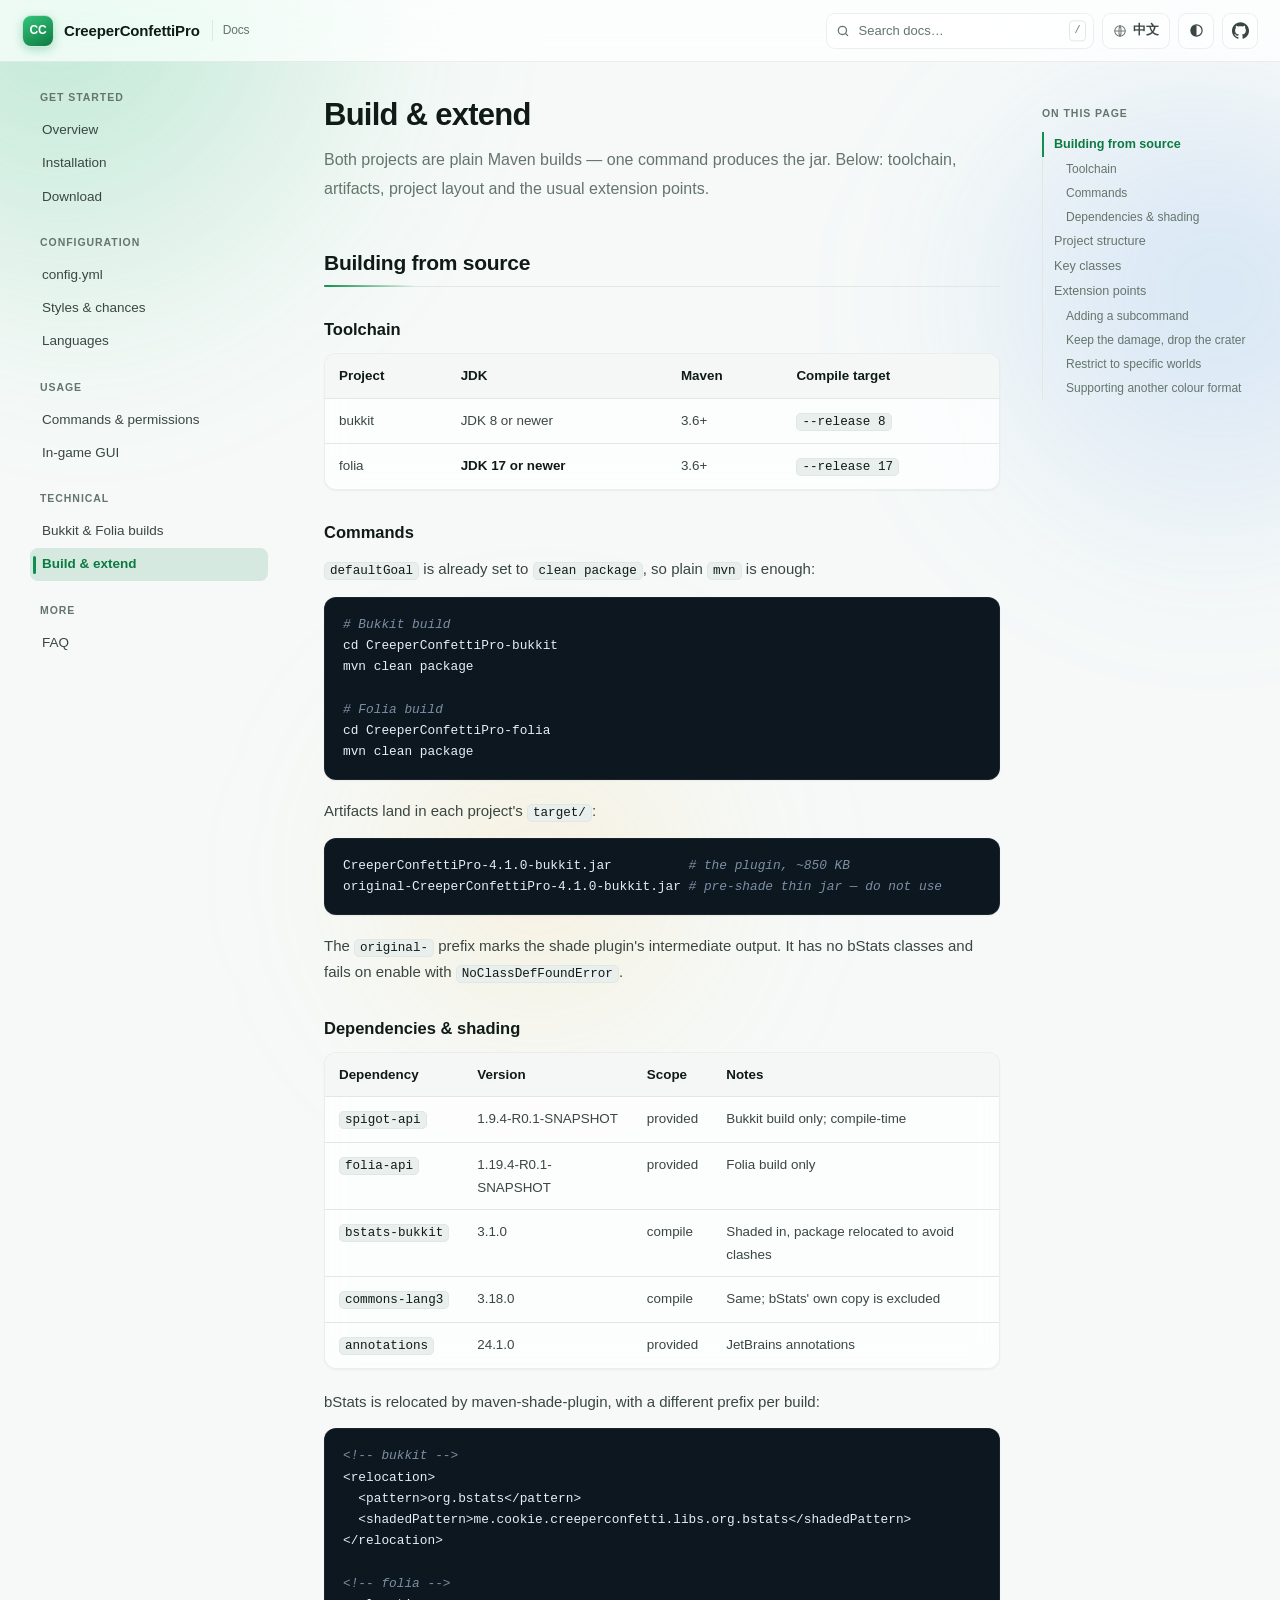
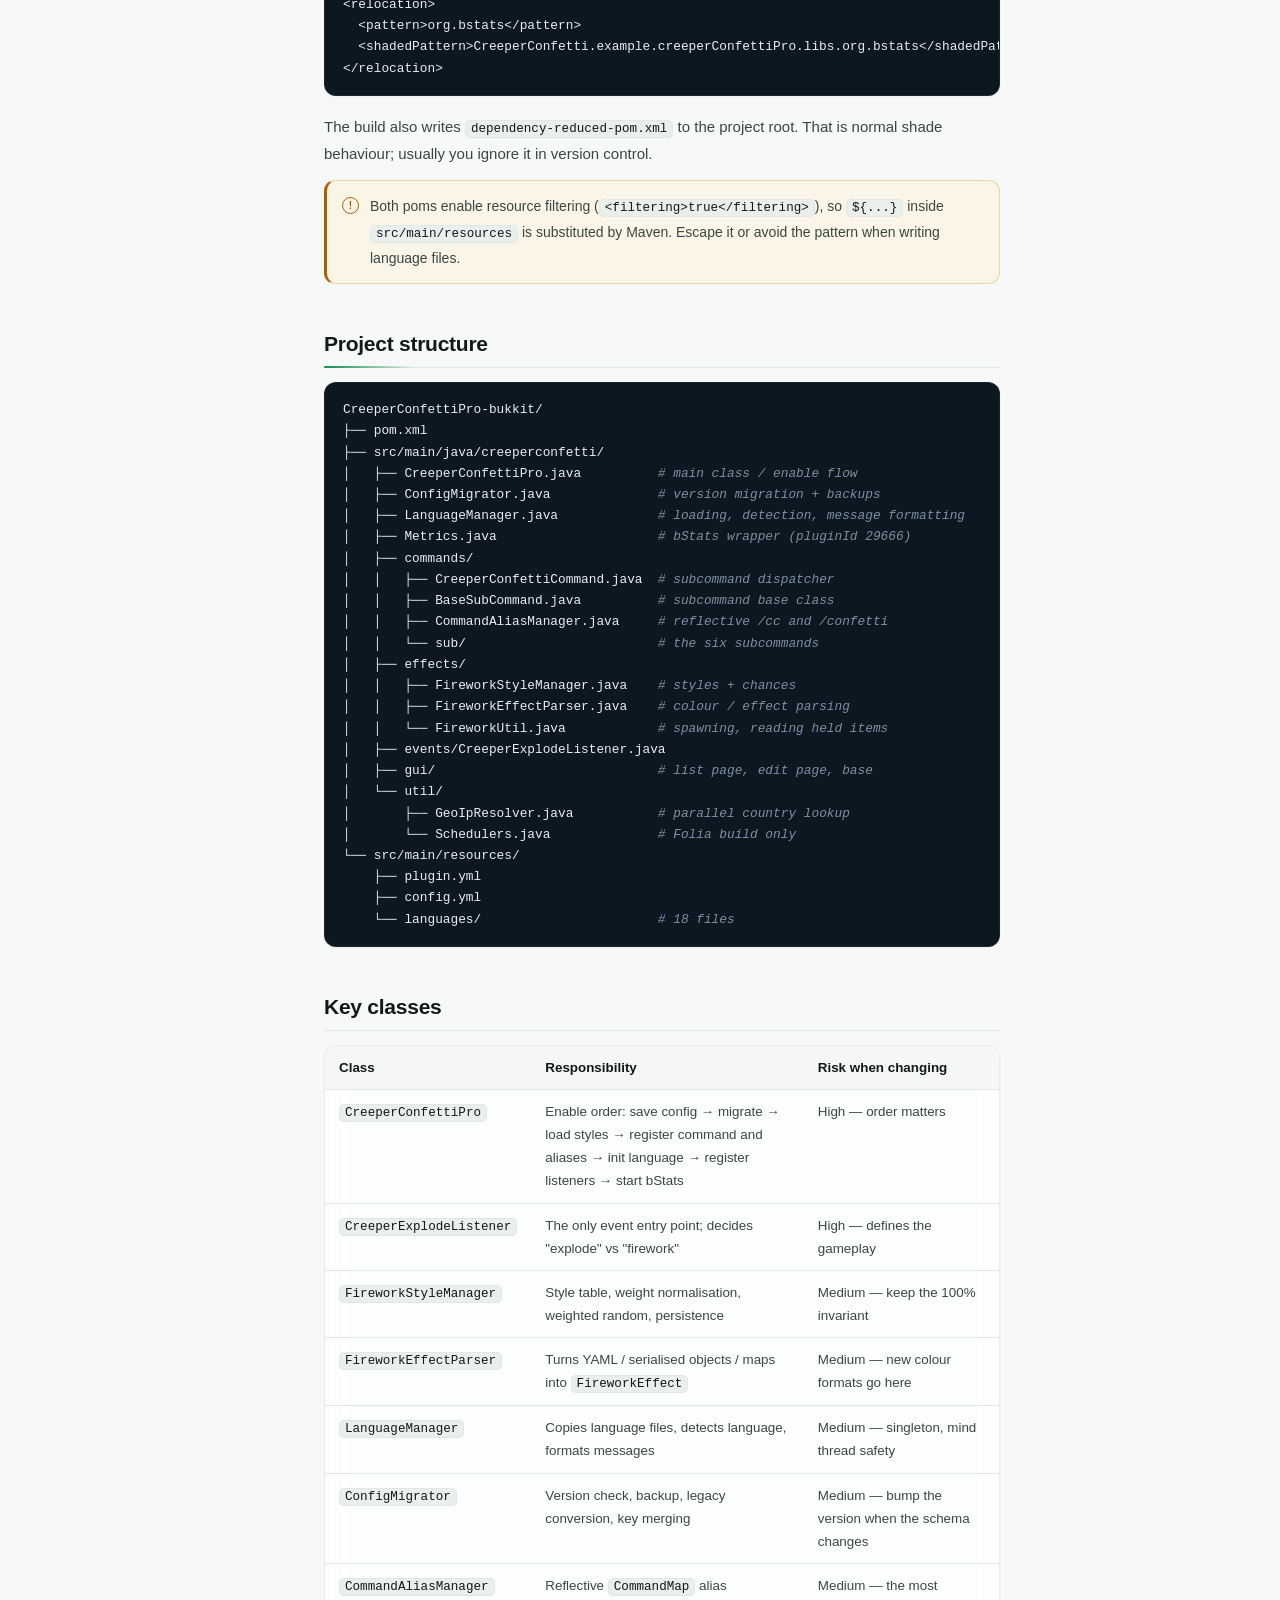
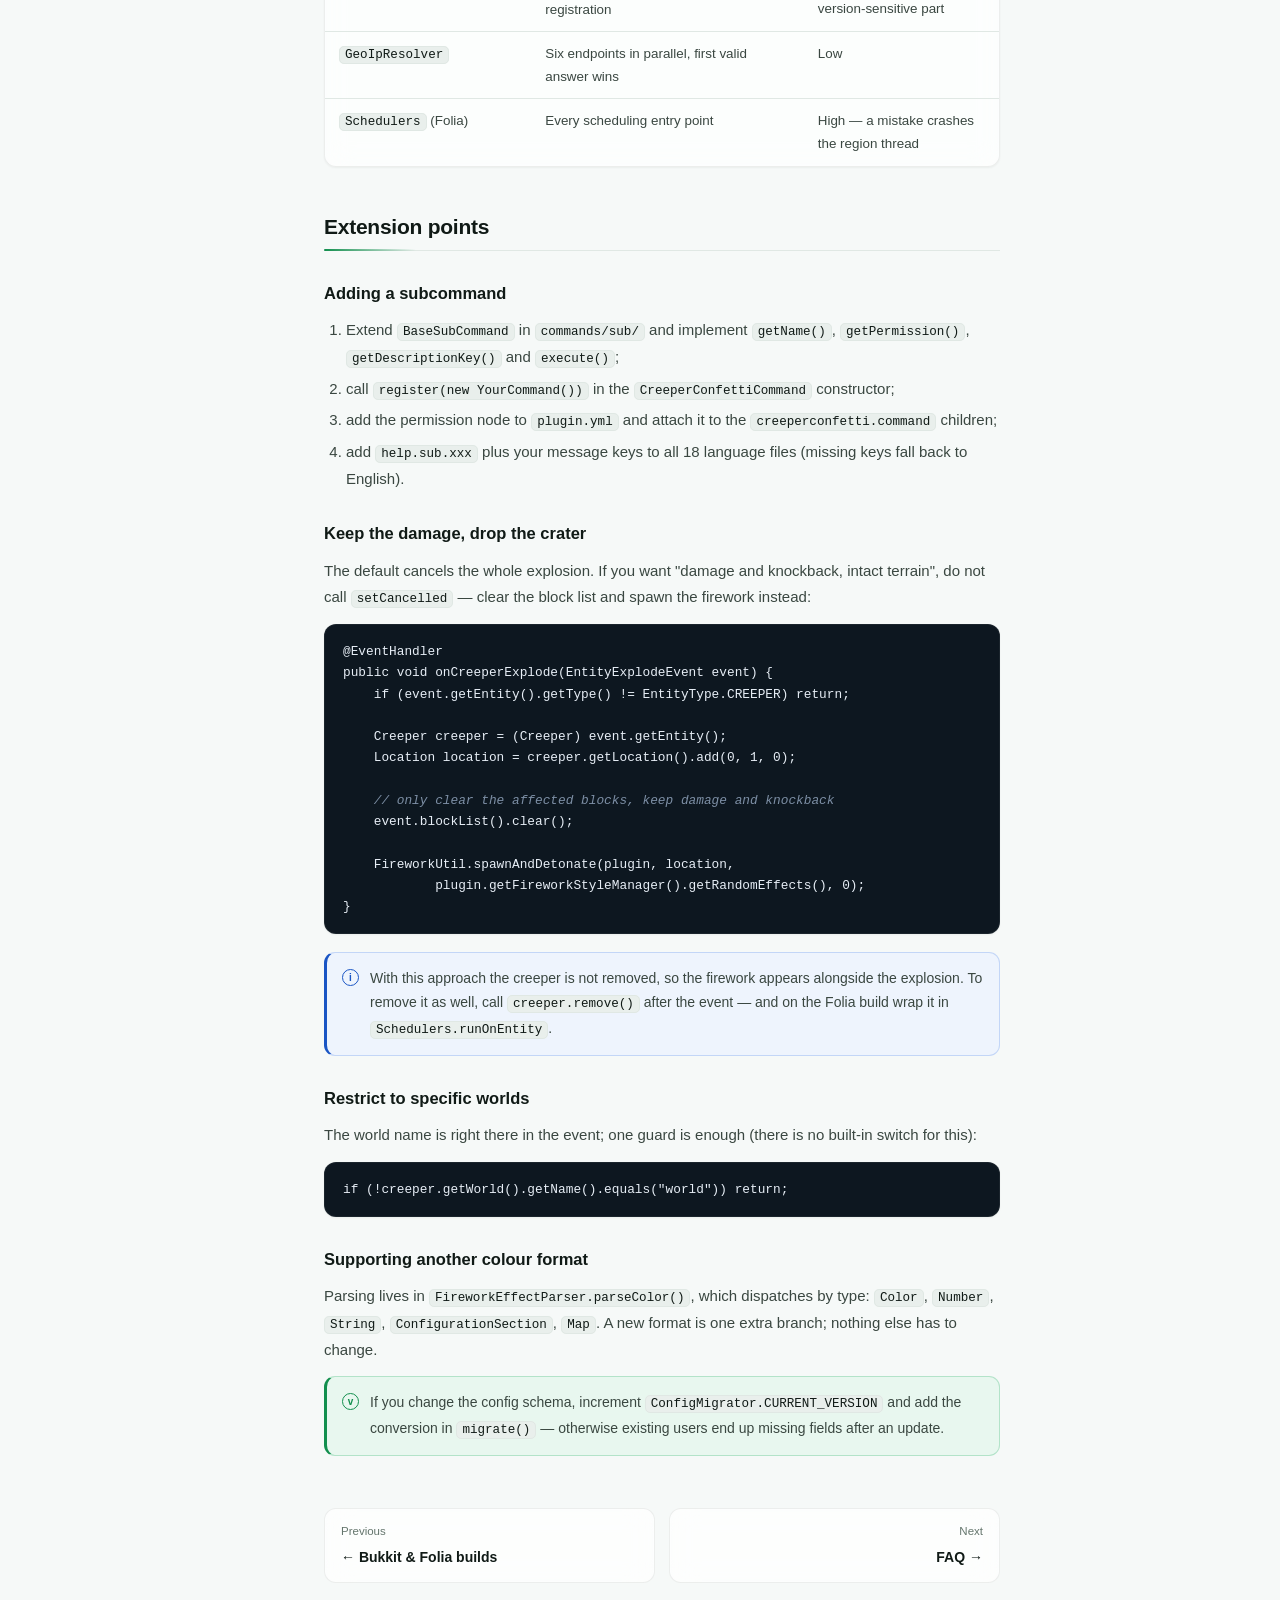
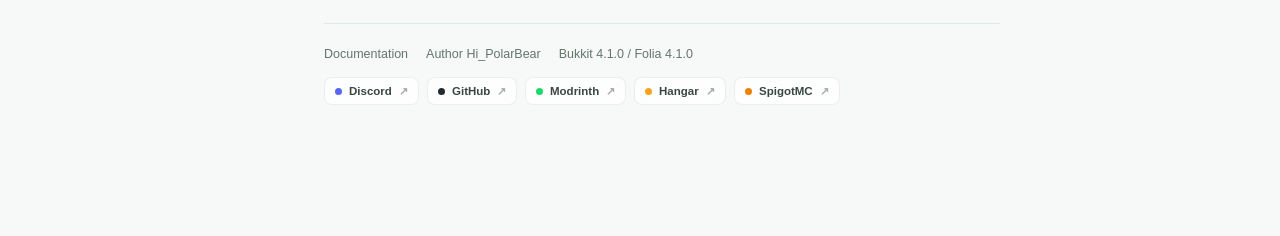
<file: site/build.html>
<!DOCTYPE html>
<html lang="en" data-theme="light">
<head>
<meta charset="UTF-8">
<meta name="viewport" content="width=device-width, initial-scale=1">
<title>Build &amp; extend · CreeperConfettiPro</title>
<meta name="description" content="Building CreeperConfettiPro from source: Maven commands, dependencies and shading, project layout, key classes and common extension points.">
<link rel="icon" href="https://cdn.modrinth.com/data/zOtyOPVB/bef4cc1825b9c005b7df620b4ca0ba039c67a660.jpeg">
<link rel="stylesheet" href="assets/site.css">
<script>try{var q=new URLSearchParams(location.search).get("theme");var m=q||localStorage.getItem("cc-theme-mode")||"auto";var d=m==="dark"||(m==="auto"&&matchMedia("(prefers-color-scheme: dark)").matches);document.documentElement.setAttribute("data-theme",d?"dark":"light");}catch(e){}</script>
</head>
<body data-page="build">
<div class="bg-fx"></div>

<header id="topbar"></header>

<div class="shell">
  <aside class="sidebar" id="sidebar"></aside>

  <main class="main">

    <!-- ================= English ================= -->
    <article class="content lang-block" data-lang="en">

      <h1>Build &amp; extend</h1>
      <p class="lead">Both projects are plain Maven builds — one command produces the jar. Below: toolchain, artifacts, project layout and the usual extension points.</p>

      <h2 id="build">Building from source</h2>

      <h3 id="prereq">Toolchain</h3>

      <div class="table-wrap reveal">
        <table>
          <thead><tr><th>Project</th><th>JDK</th><th>Maven</th><th>Compile target</th></tr></thead>
          <tbody>
            <tr><td>bukkit</td><td>JDK 8 or newer</td><td>3.6+</td><td><code>--release 8</code></td></tr>
            <tr><td>folia</td><td><strong>JDK 17 or newer</strong></td><td>3.6+</td><td><code>--release 17</code></td></tr>
          </tbody>
        </table>
      </div>

      <h3 id="command">Commands</h3>

      <p><code>defaultGoal</code> is already set to <code>clean package</code>, so plain <code>mvn</code> is enough:</p>

<pre><code><span class="tok-c"># Bukkit build</span>
cd CreeperConfettiPro-bukkit
mvn clean package

<span class="tok-c"># Folia build</span>
cd CreeperConfettiPro-folia
mvn clean package</code></pre>

      <p>Artifacts land in each project's <code>target/</code>:</p>

<pre><code>CreeperConfettiPro-4.1.0-bukkit.jar          <span class="tok-c"># the plugin, ~850 KB</span>
original-CreeperConfettiPro-4.1.0-bukkit.jar <span class="tok-c"># pre-shade thin jar — do not use</span></code></pre>

      <p>The <code>original-</code> prefix marks the shade plugin's intermediate output. It has no bStats classes and fails on enable with <code>NoClassDefFoundError</code>.</p>

      <h3 id="deps">Dependencies &amp; shading</h3>

      <div class="table-wrap reveal">
        <table>
          <thead><tr><th>Dependency</th><th>Version</th><th>Scope</th><th>Notes</th></tr></thead>
          <tbody>
            <tr><td><code>spigot-api</code></td><td>1.9.4-R0.1-SNAPSHOT</td><td>provided</td><td>Bukkit build only; compile-time</td></tr>
            <tr><td><code>folia-api</code></td><td>1.19.4-R0.1-SNAPSHOT</td><td>provided</td><td>Folia build only</td></tr>
            <tr><td><code>bstats-bukkit</code></td><td>3.1.0</td><td>compile</td><td>Shaded in, package relocated to avoid clashes</td></tr>
            <tr><td><code>commons-lang3</code></td><td>3.18.0</td><td>compile</td><td>Same; bStats' own copy is excluded</td></tr>
            <tr><td><code>annotations</code></td><td>24.1.0</td><td>provided</td><td>JetBrains annotations</td></tr>
          </tbody>
        </table>
      </div>

      <p>bStats is relocated by maven-shade-plugin, with a different prefix per build:</p>

<pre><code><span class="tok-c">&lt;!-- bukkit --&gt;</span>
&lt;relocation&gt;
  &lt;pattern&gt;org.bstats&lt;/pattern&gt;
  &lt;shadedPattern&gt;me.cookie.creeperconfetti.libs.org.bstats&lt;/shadedPattern&gt;
&lt;/relocation&gt;

<span class="tok-c">&lt;!-- folia --&gt;</span>
&lt;relocation&gt;
  &lt;pattern&gt;org.bstats&lt;/pattern&gt;
  &lt;shadedPattern&gt;CreeperConfetti.example.creeperConfettiPro.libs.org.bstats&lt;/shadedPattern&gt;
&lt;/relocation&gt;</code></pre>

      <p>The build also writes <code>dependency-reduced-pom.xml</code> to the project root. That is normal shade behaviour; usually you ignore it in version control.</p>

      <div class="callout warn reveal">
        <span class="co-icon">!</span>
        <p>Both poms enable resource filtering (<code>&lt;filtering&gt;true&lt;/filtering&gt;</code>), so <code>${...}</code> inside <code>src/main/resources</code> is substituted by Maven. Escape it or avoid the pattern when writing language files.</p>
      </div>

      <h2 id="structure">Project structure</h2>

<pre><code>CreeperConfettiPro-bukkit/
├── pom.xml
├── src/main/java/creeperconfetti/
│   ├── CreeperConfettiPro.java          <span class="tok-c"># main class / enable flow</span>
│   ├── ConfigMigrator.java              <span class="tok-c"># version migration + backups</span>
│   ├── LanguageManager.java             <span class="tok-c"># loading, detection, message formatting</span>
│   ├── Metrics.java                     <span class="tok-c"># bStats wrapper (pluginId 29666)</span>
│   ├── commands/
│   │   ├── CreeperConfettiCommand.java  <span class="tok-c"># subcommand dispatcher</span>
│   │   ├── BaseSubCommand.java          <span class="tok-c"># subcommand base class</span>
│   │   ├── CommandAliasManager.java     <span class="tok-c"># reflective /cc and /confetti</span>
│   │   └── sub/                         <span class="tok-c"># the six subcommands</span>
│   ├── effects/
│   │   ├── FireworkStyleManager.java    <span class="tok-c"># styles + chances</span>
│   │   ├── FireworkEffectParser.java    <span class="tok-c"># colour / effect parsing</span>
│   │   └── FireworkUtil.java            <span class="tok-c"># spawning, reading held items</span>
│   ├── events/CreeperExplodeListener.java
│   ├── gui/                             <span class="tok-c"># list page, edit page, base</span>
│   └── util/
│       ├── GeoIpResolver.java           <span class="tok-c"># parallel country lookup</span>
│       └── Schedulers.java              <span class="tok-c"># Folia build only</span>
└── src/main/resources/
    ├── plugin.yml
    ├── config.yml
    └── languages/                       <span class="tok-c"># 18 files</span></code></pre>

      <h2 id="classes">Key classes</h2>

      <div class="table-wrap reveal">
        <table>
          <thead><tr><th>Class</th><th>Responsibility</th><th>Risk when changing</th></tr></thead>
          <tbody>
            <tr><td><code>CreeperConfettiPro</code></td><td>Enable order: save config → migrate → load styles → register command and aliases → init language → register listeners → start bStats</td><td>High — order matters</td></tr>
            <tr><td><code>CreeperExplodeListener</code></td><td>The only event entry point; decides "explode" vs "firework"</td><td>High — defines the gameplay</td></tr>
            <tr><td><code>FireworkStyleManager</code></td><td>Style table, weight normalisation, weighted random, persistence</td><td>Medium — keep the 100% invariant</td></tr>
            <tr><td><code>FireworkEffectParser</code></td><td>Turns YAML / serialised objects / maps into <code>FireworkEffect</code></td><td>Medium — new colour formats go here</td></tr>
            <tr><td><code>LanguageManager</code></td><td>Copies language files, detects language, formats messages</td><td>Medium — singleton, mind thread safety</td></tr>
            <tr><td><code>ConfigMigrator</code></td><td>Version check, backup, legacy conversion, key merging</td><td>Medium — bump the version when the schema changes</td></tr>
            <tr><td><code>CommandAliasManager</code></td><td>Reflective <code>CommandMap</code> alias registration</td><td>Medium — the most version-sensitive part</td></tr>
            <tr><td><code>GeoIpResolver</code></td><td>Six endpoints in parallel, first valid answer wins</td><td>Low</td></tr>
            <tr><td><code>Schedulers</code> (Folia)</td><td>Every scheduling entry point</td><td>High — a mistake crashes the region thread</td></tr>
          </tbody>
        </table>
      </div>

      <h2 id="extend">Extension points</h2>

      <h3 id="add-command">Adding a subcommand</h3>

      <ol>
        <li>Extend <code>BaseSubCommand</code> in <code>commands/sub/</code> and implement <code>getName()</code>, <code>getPermission()</code>, <code>getDescriptionKey()</code> and <code>execute()</code>;</li>
        <li>call <code>register(new YourCommand())</code> in the <code>CreeperConfettiCommand</code> constructor;</li>
        <li>add the permission node to <code>plugin.yml</code> and attach it to the <code>creeperconfetti.command</code> children;</li>
        <li>add <code>help.sub.xxx</code> plus your message keys to all 18 language files (missing keys fall back to English).</li>
      </ol>

      <h3 id="keep-damage">Keep the damage, drop the crater</h3>

      <p>The default cancels the whole explosion. If you want "damage and knockback, intact terrain", do not call <code>setCancelled</code> — clear the block list and spawn the firework instead:</p>

<pre><code>@EventHandler
public void onCreeperExplode(EntityExplodeEvent event) {
    if (event.getEntity().getType() != EntityType.CREEPER) return;

    Creeper creeper = (Creeper) event.getEntity();
    Location location = creeper.getLocation().add(0, 1, 0);

    <span class="tok-c">// only clear the affected blocks, keep damage and knockback</span>
    event.blockList().clear();

    FireworkUtil.spawnAndDetonate(plugin, location,
            plugin.getFireworkStyleManager().getRandomEffects(), 0);
}</code></pre>

      <div class="callout note reveal">
        <span class="co-icon">i</span>
        <p>With this approach the creeper is not removed, so the firework appears alongside the explosion. To remove it as well, call <code>creeper.remove()</code> after the event — and on the Folia build wrap it in <code>Schedulers.runOnEntity</code>.</p>
      </div>

      <h3 id="world-filter">Restrict to specific worlds</h3>

      <p>The world name is right there in the event; one guard is enough (there is no built-in switch for this):</p>

<pre><code>if (!creeper.getWorld().getName().equals("world")) return;</code></pre>

      <h3 id="new-color">Supporting another colour format</h3>

      <p>Parsing lives in <code>FireworkEffectParser.parseColor()</code>, which dispatches by type: <code>Color</code>, <code>Number</code>, <code>String</code>, <code>ConfigurationSection</code>, <code>Map</code>. A new format is one extra branch; nothing else has to change.</p>

      <div class="callout tip reveal">
        <span class="co-icon">v</span>
        <p>If you change the config schema, increment <code>ConfigMigrator.CURRENT_VERSION</code> and add the conversion in <code>migrate()</code> — otherwise existing users end up missing fields after an update.</p>
      </div>

    </article>

    <!-- ================= 中文 ================= -->
    <article class="content lang-block" data-lang="zh">

      <h1>构建与二次开发</h1>
      <p class="lead">两个项目都是标准 Maven 工程，一个命令就能出包。下面说明构建环境、产物、项目结构与常用扩展点。</p>

      <h2 id="build">从源码构建</h2>

      <h3 id="prereq">环境准备</h3>

      <div class="table-wrap reveal">
        <table>
          <thead><tr><th>项目</th><th>JDK</th><th>Maven</th><th>编译目标</th></tr></thead>
          <tbody>
            <tr><td>bukkit</td><td>JDK 8 及以上</td><td>3.6+</td><td><code>--release 8</code></td></tr>
            <tr><td>folia</td><td><strong>JDK 17 及以上</strong></td><td>3.6+</td><td><code>--release 17</code></td></tr>
          </tbody>
        </table>
      </div>

      <h3 id="command">构建命令</h3>

      <p><code>pom.xml</code> 里已把 <code>defaultGoal</code> 设为 <code>clean package</code>，所以直接 <code>mvn</code> 即可：</p>

<pre><code><span class="tok-c"># Bukkit 分支</span>
cd CreeperConfettiPro-bukkit
mvn clean package

<span class="tok-c"># Folia 分支</span>
cd CreeperConfettiPro-folia
mvn clean package</code></pre>

      <p>产物在各自项目的 <code>target/</code> 下：</p>

<pre><code>CreeperConfettiPro-4.1.0-bukkit.jar          <span class="tok-c"># 最终插件，约 850 KB</span>
original-CreeperConfettiPro-4.1.0-bukkit.jar <span class="tok-c"># shade 之前的瘦包，不要用</span></code></pre>

      <p>带 <code>original-</code> 前缀的是 shade 插件的中间产物，缺少 bStats 依赖，装进服务端会在启用时报 <code>NoClassDefFoundError</code>。</p>

      <h3 id="deps">依赖与打包方式</h3>

      <div class="table-wrap reveal">
        <table>
          <thead><tr><th>依赖</th><th>版本</th><th>scope</th><th>说明</th></tr></thead>
          <tbody>
            <tr><td><code>spigot-api</code></td><td>1.9.4-R0.1-SNAPSHOT</td><td>provided</td><td>仅 Bukkit 分支；编译期使用，不打包</td></tr>
            <tr><td><code>folia-api</code></td><td>1.19.4-R0.1-SNAPSHOT</td><td>provided</td><td>仅 Folia 分支</td></tr>
            <tr><td><code>bstats-bukkit</code></td><td>3.1.0</td><td>compile</td><td>被打进 jar，并重定位包名避免冲突</td></tr>
            <tr><td><code>commons-lang3</code></td><td>3.18.0</td><td>compile</td><td>同上；已排除 bStats 自带的旧版本</td></tr>
            <tr><td><code>annotations</code></td><td>24.1.0</td><td>provided</td><td>JetBrains 注解，编译期使用</td></tr>
          </tbody>
        </table>
      </div>

      <p>bStats 通过 maven-shade-plugin 重定位，两个分支的重定位前缀不同：</p>

<pre><code><span class="tok-c">&lt;!-- bukkit --&gt;</span>
&lt;relocation&gt;
  &lt;pattern&gt;org.bstats&lt;/pattern&gt;
  &lt;shadedPattern&gt;me.cookie.creeperconfetti.libs.org.bstats&lt;/shadedPattern&gt;
&lt;/relocation&gt;

<span class="tok-c">&lt;!-- folia --&gt;</span>
&lt;relocation&gt;
  &lt;pattern&gt;org.bstats&lt;/pattern&gt;
  &lt;shadedPattern&gt;CreeperConfetti.example.creeperConfettiPro.libs.org.bstats&lt;/shadedPattern&gt;
&lt;/relocation&gt;</code></pre>

      <p>构建时 Maven 还会在项目根目录生成 <code>dependency-reduced-pom.xml</code>，这是 shade 插件的正常行为，提交代码时通常忽略即可。</p>

      <div class="callout warn reveal">
        <span class="co-icon">!</span>
        <p>两个 pom 都开启了资源过滤（<code>&lt;filtering&gt;true&lt;/filtering&gt;</code>）。这意味着 <code>src/main/resources</code> 下的文件里出现 <code>${...}</code> 会被 Maven 尝试替换。写语言文件时如果要用到美元符号加大括号，需要转义或改用其它写法。</p>
      </div>

      <h2 id="structure">项目结构</h2>

<pre><code>CreeperConfettiPro-bukkit/
├── pom.xml
├── src/main/java/creeperconfetti/
│   ├── CreeperConfettiPro.java          <span class="tok-c"># 主类 / 启用流程</span>
│   ├── ConfigMigrator.java              <span class="tok-c"># 配置版本迁移与备份</span>
│   ├── LanguageManager.java             <span class="tok-c"># 语言加载、检测、消息格式化</span>
│   ├── Metrics.java                     <span class="tok-c"># bStats 封装（pluginId 29666）</span>
│   ├── commands/
│   │   ├── CreeperConfettiCommand.java  <span class="tok-c"># 子命令分发器</span>
│   │   ├── BaseSubCommand.java          <span class="tok-c"># 子命令基类</span>
│   │   ├── CommandAliasManager.java     <span class="tok-c"># 反射注册 /cc 与 /confetti</span>
│   │   └── sub/                         <span class="tok-c"># 六个子命令实现</span>
│   ├── effects/
│   │   ├── FireworkStyleManager.java    <span class="tok-c"># 样式与概率管理</span>
│   │   ├── FireworkEffectParser.java    <span class="tok-c"># 颜色 / 效果解析</span>
│   │   └── FireworkUtil.java            <span class="tok-c"># 生成烟花、读手持物品</span>
│   ├── events/CreeperExplodeListener.java
│   ├── gui/                             <span class="tok-c"># 列表页 / 编辑页 / 基类</span>
│   └── util/
│       ├── GeoIpResolver.java           <span class="tok-c"># 并行查询国家代码</span>
│       └── Schedulers.java              <span class="tok-c"># 仅 Folia 分支</span>
└── src/main/resources/
    ├── plugin.yml
    ├── config.yml
    └── languages/                       <span class="tok-c"># 18 个语言文件</span></code></pre>

      <h2 id="classes">关键类说明</h2>

      <div class="table-wrap reveal">
        <table>
          <thead><tr><th>类</th><th>职责</th><th>改动风险</th></tr></thead>
          <tbody>
            <tr><td><code>CreeperConfettiPro</code></td><td>启用顺序：存配置 → 迁移 → 载样式 → 注册指令与别名 → 初始化语言 → 注册监听器 → 启动 bStats</td><td>高，注意顺序依赖</td></tr>
            <tr><td><code>CreeperExplodeListener</code></td><td>唯一的事件入口，决定「炸」还是「放烟花」</td><td>高，改动直接影响玩法</td></tr>
            <tr><td><code>FireworkStyleManager</code></td><td>样式表、权重归一化、加权随机、持久化</td><td>中，注意保持总和 100% 的不变量</td></tr>
            <tr><td><code>FireworkEffectParser</code></td><td>把 YAML / 序列化对象 / Map 解析成 <code>FireworkEffect</code></td><td>中，新增颜色写法在这里加</td></tr>
            <tr><td><code>LanguageManager</code></td><td>复制语言文件、检测语言、消息查表与占位符替换</td><td>中，单例，注意线程安全</td></tr>
            <tr><td><code>ConfigMigrator</code></td><td>版本比对、备份、旧格式转换、补齐新键</td><td>中，改配置结构时必须同步版本号</td></tr>
            <tr><td><code>CommandAliasManager</code></td><td>通过反射拿 <code>CommandMap</code> 动态注册别名</td><td>中，跨版本兼容最脆弱的地方</td></tr>
            <tr><td><code>GeoIpResolver</code></td><td>并发查询 6 个接口，第一个有效结果胜出</td><td>低</td></tr>
            <tr><td><code>Schedulers</code>（Folia）</td><td>全部调度入口</td><td>高，改错会直接崩区域线程</td></tr>
          </tbody>
        </table>
      </div>

      <h2 id="extend">扩展点</h2>

      <h3 id="add-command">新增一个子命令</h3>

      <ol>
        <li>在 <code>commands/sub/</code> 下继承 <code>BaseSubCommand</code>，实现 <code>getName()</code>、<code>getPermission()</code>、<code>getDescriptionKey()</code>、<code>execute()</code>；</li>
        <li>在 <code>CreeperConfettiCommand</code> 构造函数里 <code>register(new YourCommand())</code>；</li>
        <li>在 <code>plugin.yml</code> 的 <code>permissions</code> 下加权限节点，并挂到 <code>creeperconfetti.command</code> 的 children；</li>
        <li>在 18 个语言文件里补 <code>help.sub.xxx</code> 与提示文案（缺了会回退英文）。</li>
      </ol>

      <h3 id="keep-damage">保留伤害，只去掉方块破坏</h3>

      <p>默认实现是取消整个爆炸。如果你想要「有伤害、有击退，但地面完好」，不要 <code>setCancelled</code>，改为清空方块列表并额外生成烟花：</p>

<pre><code>@EventHandler
public void onCreeperExplode(EntityExplodeEvent event) {
    if (event.getEntity().getType() != EntityType.CREEPER) return;

    Creeper creeper = (Creeper) event.getEntity();
    Location location = creeper.getLocation().add(0, 1, 0);

    <span class="tok-c">// 只清空被破坏的方块，保留伤害与击退</span>
    event.blockList().clear();

    FireworkUtil.spawnAndDetonate(plugin, location,
            plugin.getFireworkStyleManager().getRandomEffects(), 0);
}</code></pre>

      <div class="callout note reveal">
        <span class="co-icon">i</span>
        <p>这种方式下苦力怕不会被移除，烟花会和爆炸同时出现。想彻底不留苦力怕，仍然需要 <code>creeper.remove()</code>，但要放在事件处理之后——Folia 分支请用 <code>Schedulers.runOnEntity</code> 包一层。</p>
      </div>

      <h3 id="world-filter">只对指定世界生效</h3>

      <p>事件里能直接拿到世界名，加一行判断即可（当前版本没有内置这个开关）：</p>

<pre><code>if (!creeper.getWorld().getName().equals("world")) return;</code></pre>

      <h3 id="new-color">支持新的颜色写法</h3>

      <p>颜色解析集中在 <code>FireworkEffectParser.parseColor()</code>，它按类型分派：<code>Color</code>、<code>Number</code>、<code>String</code>、<code>ConfigurationSection</code>、<code>Map</code>。新增一种写法只需要在这个方法里加一个分支，其它代码不用动。</p>

      <div class="callout tip reveal">
        <span class="co-icon">v</span>
        <p>改完配置结构记得把 <code>ConfigMigrator.CURRENT_VERSION</code> 加 1，并在 <code>migrate()</code> 里补上转换逻辑，否则老用户升级后会缺字段。</p>
      </div>

    </article>

    <nav class="pager" id="pager"></nav>

    <footer class="foot" id="foot"></footer>
  </main>

  <aside class="toc" id="toc"></aside>
</div>

<script src="assets/i18n.js"></script>
<script src="assets/nav.js"></script>
<script src="assets/app.js"></script>
</body>
</html>
</file>
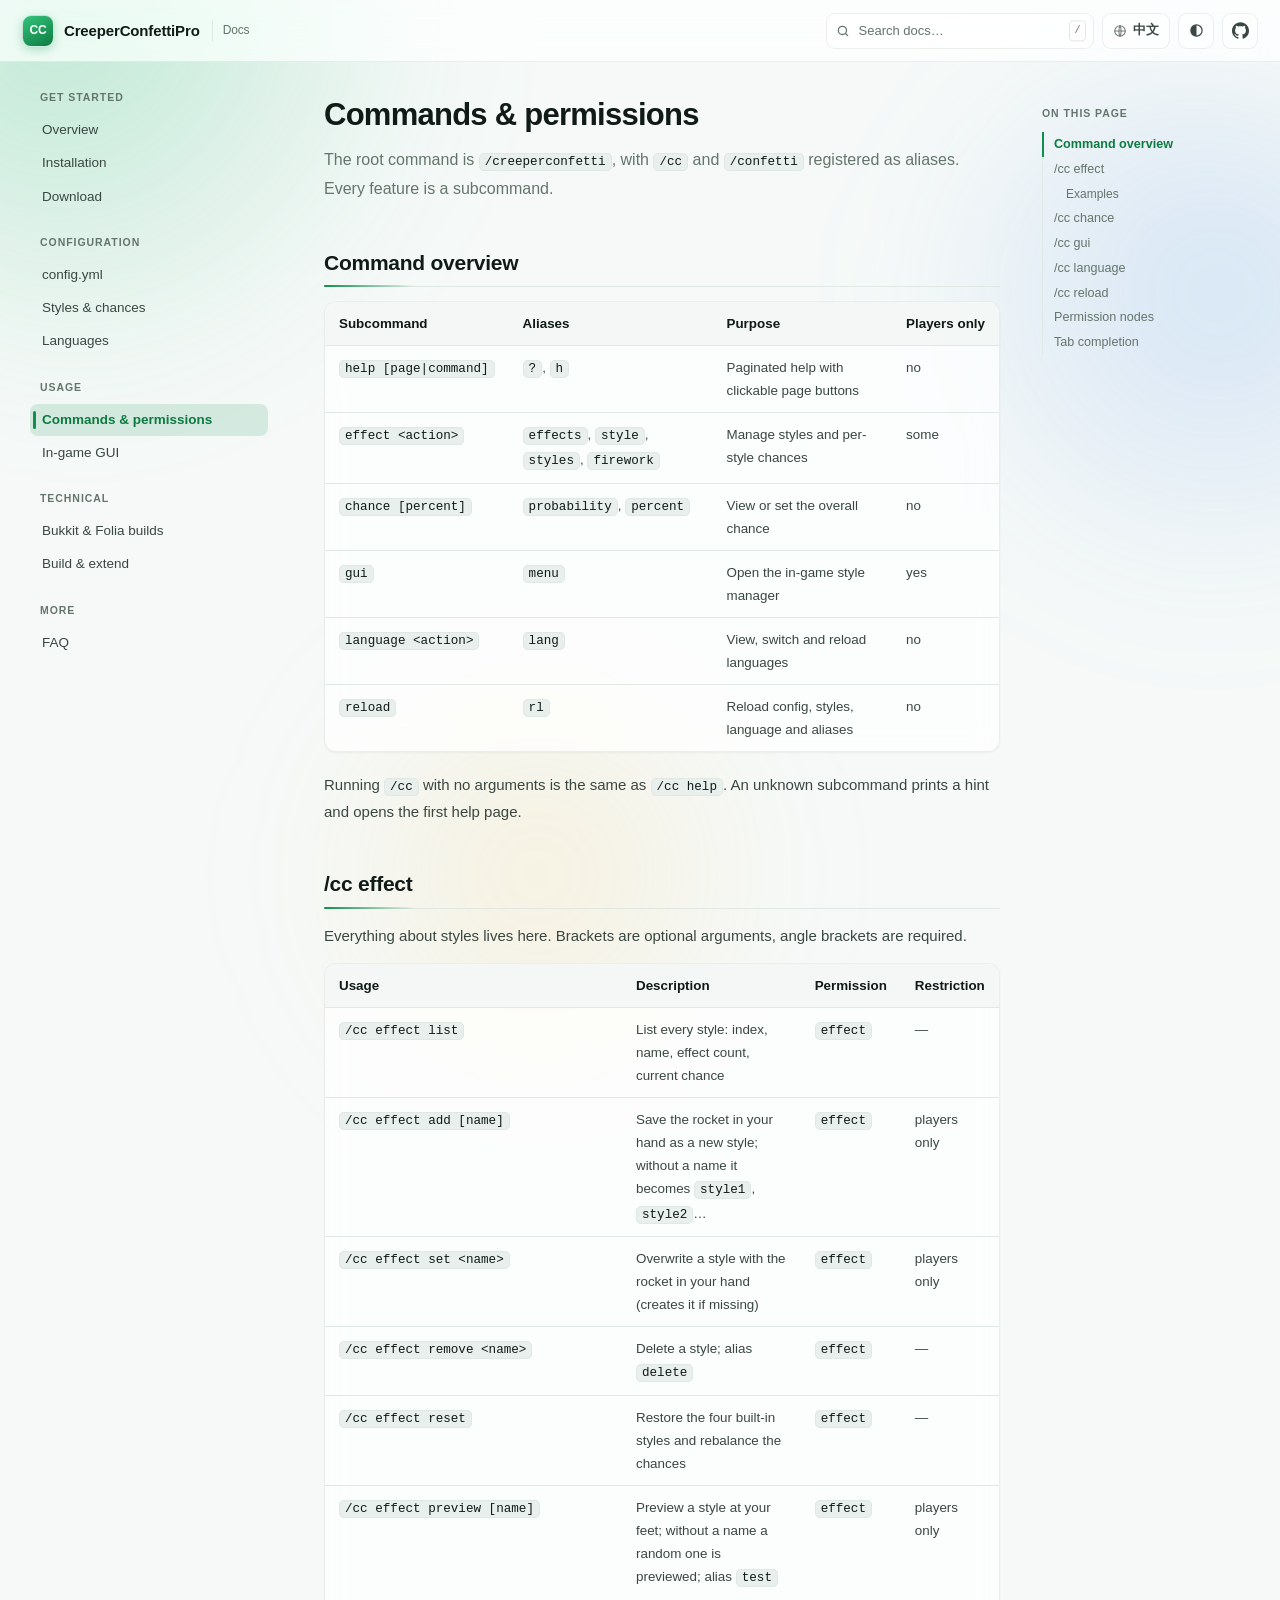
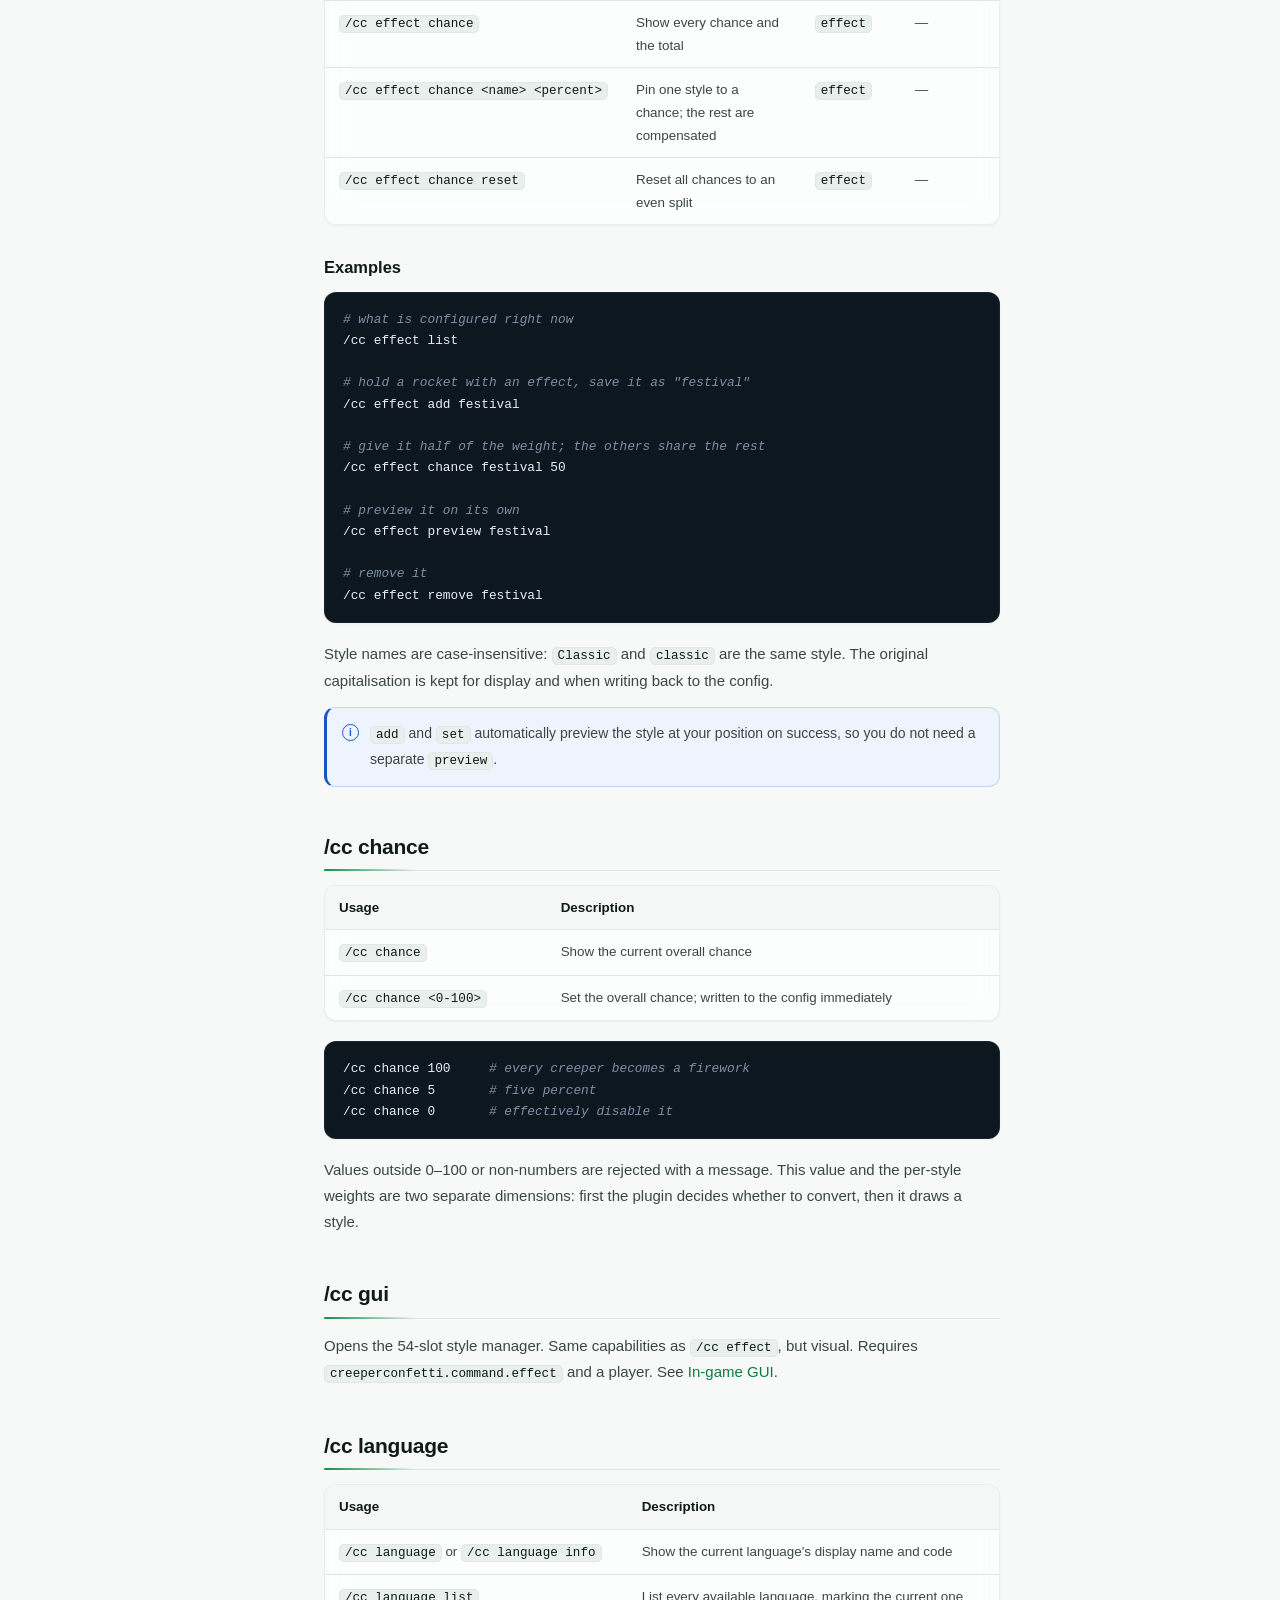
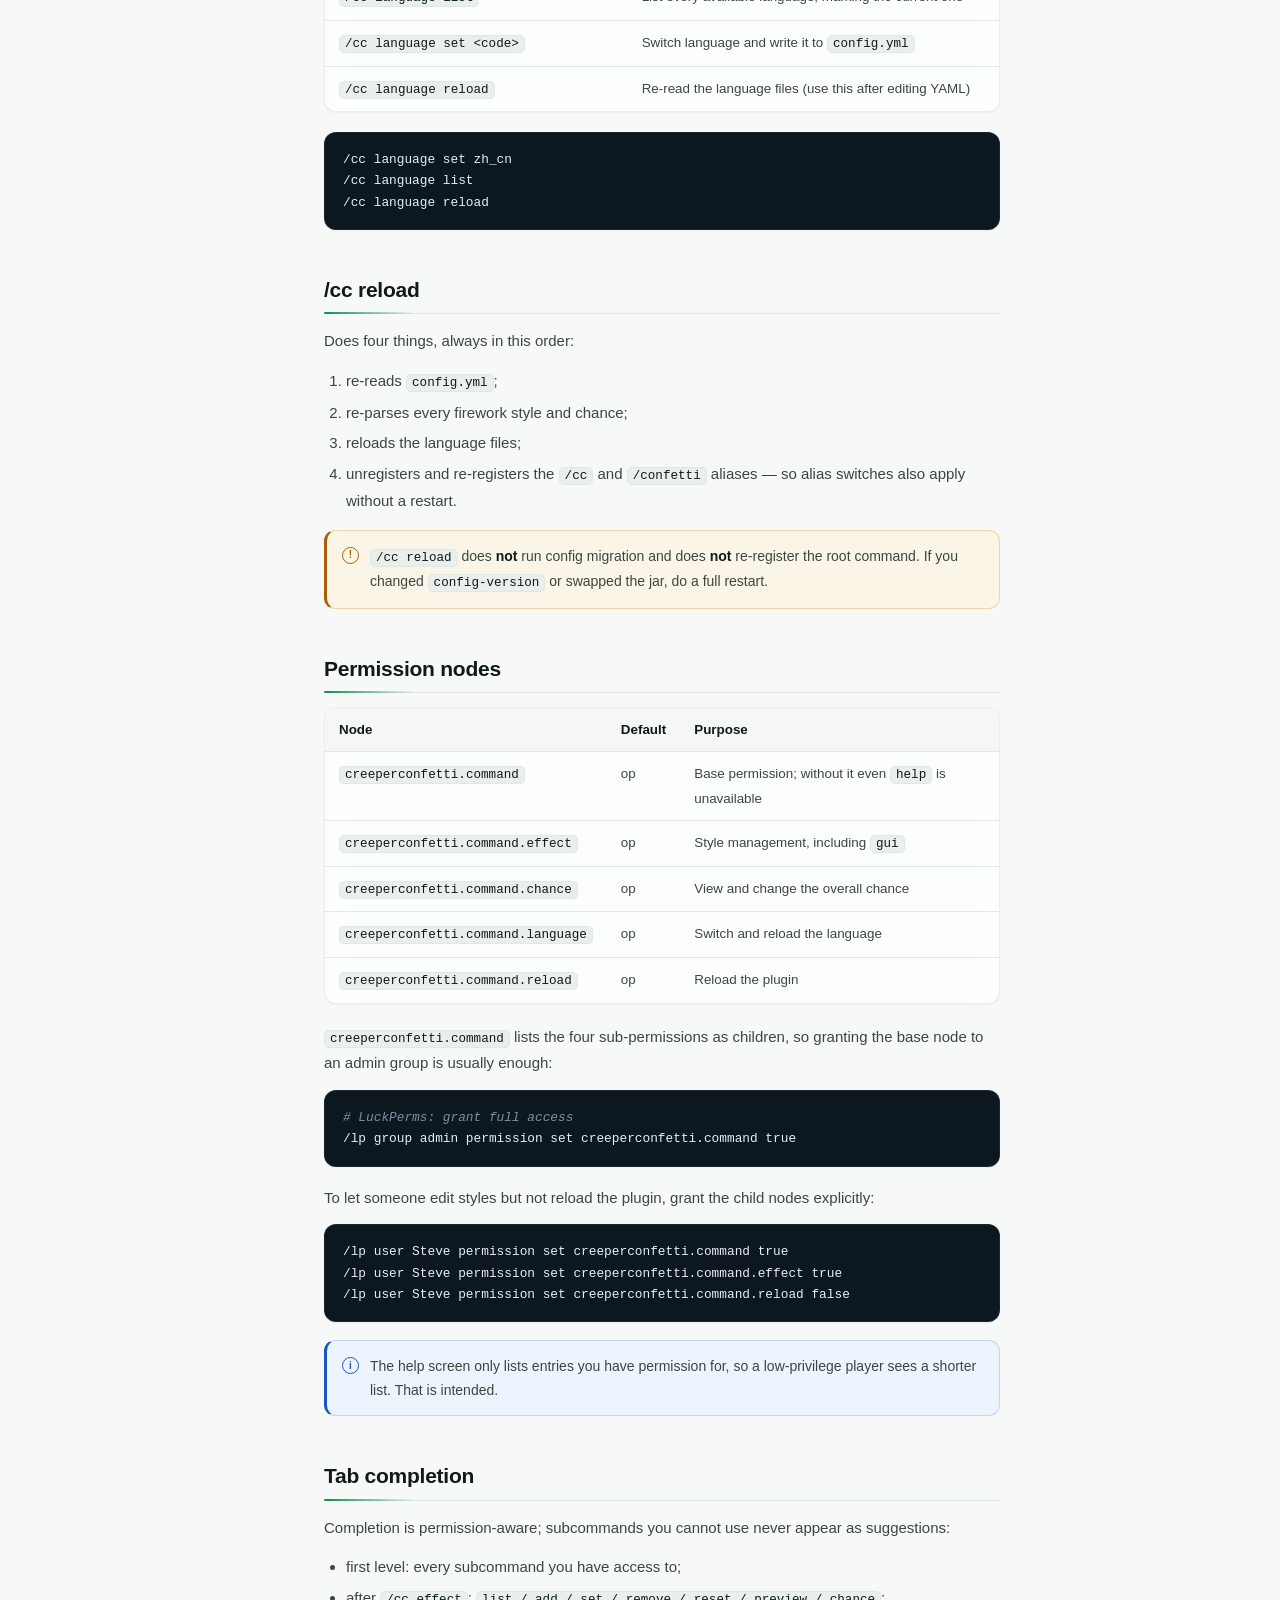
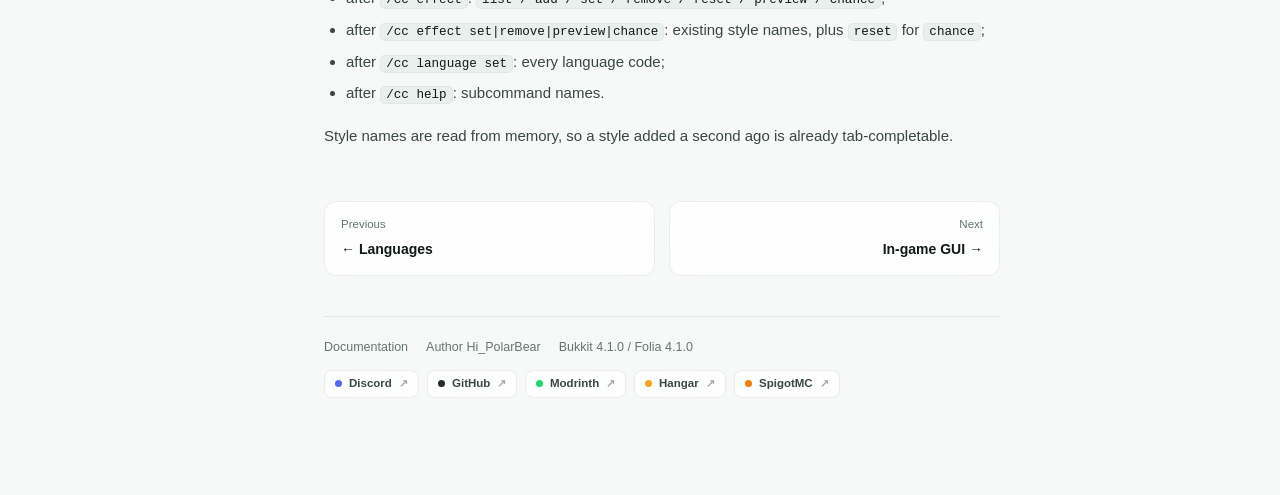
<file: site/commands.html>
<!DOCTYPE html>
<html lang="en" data-theme="light">
<head>
<meta charset="UTF-8">
<meta name="viewport" content="width=device-width, initial-scale=1">
<title>Commands &amp; permissions · CreeperConfettiPro</title>
<meta name="description" content="All CreeperConfettiPro commands: help, effect, chance, gui, language, reload — plus permission nodes and tab completion.">
<link rel="icon" href="https://cdn.modrinth.com/data/zOtyOPVB/bef4cc1825b9c005b7df620b4ca0ba039c67a660.jpeg">
<link rel="stylesheet" href="assets/site.css">
<script>try{var q=new URLSearchParams(location.search).get("theme");var m=q||localStorage.getItem("cc-theme-mode")||"auto";var d=m==="dark"||(m==="auto"&&matchMedia("(prefers-color-scheme: dark)").matches);document.documentElement.setAttribute("data-theme",d?"dark":"light");}catch(e){}</script>
</head>
<body data-page="commands">
<div class="bg-fx"></div>

<header id="topbar"></header>

<div class="shell">
  <aside class="sidebar" id="sidebar"></aside>

  <main class="main">

    <!-- ================= English ================= -->
    <article class="content lang-block" data-lang="en">

      <h1>Commands &amp; permissions</h1>
      <p class="lead">The root command is <code>/creeperconfetti</code>, with <code>/cc</code> and <code>/confetti</code> registered as aliases. Every feature is a subcommand.</p>

      <h2 id="overview">Command overview</h2>

      <div class="table-wrap reveal">
        <table>
          <thead><tr><th>Subcommand</th><th>Aliases</th><th>Purpose</th><th>Players only</th></tr></thead>
          <tbody>
            <tr><td><code>help [page|command]</code></td><td><code>?</code>, <code>h</code></td><td>Paginated help with clickable page buttons</td><td>no</td></tr>
            <tr><td><code>effect &lt;action&gt;</code></td><td><code>effects</code>, <code>style</code>, <code>styles</code>, <code>firework</code></td><td>Manage styles and per-style chances</td><td>some</td></tr>
            <tr><td><code>chance [percent]</code></td><td><code>probability</code>, <code>percent</code></td><td>View or set the overall chance</td><td>no</td></tr>
            <tr><td><code>gui</code></td><td><code>menu</code></td><td>Open the in-game style manager</td><td>yes</td></tr>
            <tr><td><code>language &lt;action&gt;</code></td><td><code>lang</code></td><td>View, switch and reload languages</td><td>no</td></tr>
            <tr><td><code>reload</code></td><td><code>rl</code></td><td>Reload config, styles, language and aliases</td><td>no</td></tr>
          </tbody>
        </table>
      </div>

      <p>Running <code>/cc</code> with no arguments is the same as <code>/cc help</code>. An unknown subcommand prints a hint and opens the first help page.</p>

      <h2 id="effect">/cc effect</h2>

      <p>Everything about styles lives here. Brackets are optional arguments, angle brackets are required.</p>

      <div class="table-wrap reveal">
        <table>
          <thead><tr><th>Usage</th><th>Description</th><th>Permission</th><th>Restriction</th></tr></thead>
          <tbody>
            <tr><td><code>/cc effect list</code></td><td>List every style: index, name, effect count, current chance</td><td><code>effect</code></td><td>—</td></tr>
            <tr><td><code>/cc effect add [name]</code></td><td>Save the rocket in your hand as a new style; without a name it becomes <code>style1</code>, <code>style2</code>…</td><td><code>effect</code></td><td>players only</td></tr>
            <tr><td><code>/cc effect set &lt;name&gt;</code></td><td>Overwrite a style with the rocket in your hand (creates it if missing)</td><td><code>effect</code></td><td>players only</td></tr>
            <tr><td><code>/cc effect remove &lt;name&gt;</code></td><td>Delete a style; alias <code>delete</code></td><td><code>effect</code></td><td>—</td></tr>
            <tr><td><code>/cc effect reset</code></td><td>Restore the four built-in styles and rebalance the chances</td><td><code>effect</code></td><td>—</td></tr>
            <tr><td><code>/cc effect preview [name]</code></td><td>Preview a style at your feet; without a name a random one is previewed; alias <code>test</code></td><td><code>effect</code></td><td>players only</td></tr>
            <tr><td><code>/cc effect chance</code></td><td>Show every chance and the total</td><td><code>effect</code></td><td>—</td></tr>
            <tr><td><code>/cc effect chance &lt;name&gt; &lt;percent&gt;</code></td><td>Pin one style to a chance; the rest are compensated</td><td><code>effect</code></td><td>—</td></tr>
            <tr><td><code>/cc effect chance reset</code></td><td>Reset all chances to an even split</td><td><code>effect</code></td><td>—</td></tr>
          </tbody>
        </table>
      </div>

      <h3 id="effect-examples">Examples</h3>

<pre><code><span class="tok-c"># what is configured right now</span>
/cc effect list

<span class="tok-c"># hold a rocket with an effect, save it as "festival"</span>
/cc effect add festival

<span class="tok-c"># give it half of the weight; the others share the rest</span>
/cc effect chance festival 50

<span class="tok-c"># preview it on its own</span>
/cc effect preview festival

<span class="tok-c"># remove it</span>
/cc effect remove festival</code></pre>

      <p>Style names are case-insensitive: <code>Classic</code> and <code>classic</code> are the same style. The original capitalisation is kept for display and when writing back to the config.</p>

      <div class="callout note reveal">
        <span class="co-icon">i</span>
        <p><code>add</code> and <code>set</code> automatically preview the style at your position on success, so you do not need a separate <code>preview</code>.</p>
      </div>

      <h2 id="chance">/cc chance</h2>

      <div class="table-wrap reveal">
        <table>
          <thead><tr><th>Usage</th><th>Description</th></tr></thead>
          <tbody>
            <tr><td><code>/cc chance</code></td><td>Show the current overall chance</td></tr>
            <tr><td><code>/cc chance &lt;0-100&gt;</code></td><td>Set the overall chance; written to the config immediately</td></tr>
          </tbody>
        </table>
      </div>

<pre><code>/cc chance 100     <span class="tok-c"># every creeper becomes a firework</span>
/cc chance 5       <span class="tok-c"># five percent</span>
/cc chance 0       <span class="tok-c"># effectively disable it</span></code></pre>

      <p>Values outside 0–100 or non-numbers are rejected with a message. This value and the per-style weights are two separate dimensions: first the plugin decides whether to convert, then it draws a style.</p>

      <h2 id="gui">/cc gui</h2>

      <p>Opens the 54-slot style manager. Same capabilities as <code>/cc effect</code>, but visual. Requires <code>creeperconfetti.command.effect</code> and a player. See <a href="gui.html">In-game GUI</a>.</p>

      <h2 id="language">/cc language</h2>

      <div class="table-wrap reveal">
        <table>
          <thead><tr><th>Usage</th><th>Description</th></tr></thead>
          <tbody>
            <tr><td><code>/cc language</code> or <code>/cc language info</code></td><td>Show the current language's display name and code</td></tr>
            <tr><td><code>/cc language list</code></td><td>List every available language, marking the current one</td></tr>
            <tr><td><code>/cc language set &lt;code&gt;</code></td><td>Switch language and write it to <code>config.yml</code></td></tr>
            <tr><td><code>/cc language reload</code></td><td>Re-read the language files (use this after editing YAML)</td></tr>
          </tbody>
        </table>
      </div>

<pre><code>/cc language set zh_cn
/cc language list
/cc language reload</code></pre>

      <h2 id="reload">/cc reload</h2>

      <p>Does four things, always in this order:</p>

      <ol>
        <li>re-reads <code>config.yml</code>;</li>
        <li>re-parses every firework style and chance;</li>
        <li>reloads the language files;</li>
        <li>unregisters and re-registers the <code>/cc</code> and <code>/confetti</code> aliases — so alias switches also apply without a restart.</li>
      </ol>

      <div class="callout warn reveal">
        <span class="co-icon">!</span>
        <p><code>/cc reload</code> does <strong>not</strong> run config migration and does <strong>not</strong> re-register the root command. If you changed <code>config-version</code> or swapped the jar, do a full restart.</p>
      </div>

      <h2 id="permissions">Permission nodes</h2>

      <div class="table-wrap reveal">
        <table>
          <thead><tr><th>Node</th><th>Default</th><th>Purpose</th></tr></thead>
          <tbody>
            <tr><td><code>creeperconfetti.command</code></td><td>op</td><td>Base permission; without it even <code>help</code> is unavailable</td></tr>
            <tr><td><code>creeperconfetti.command.effect</code></td><td>op</td><td>Style management, including <code>gui</code></td></tr>
            <tr><td><code>creeperconfetti.command.chance</code></td><td>op</td><td>View and change the overall chance</td></tr>
            <tr><td><code>creeperconfetti.command.language</code></td><td>op</td><td>Switch and reload the language</td></tr>
            <tr><td><code>creeperconfetti.command.reload</code></td><td>op</td><td>Reload the plugin</td></tr>
          </tbody>
        </table>
      </div>

      <p><code>creeperconfetti.command</code> lists the four sub-permissions as children, so granting the base node to an admin group is usually enough:</p>

<pre><code><span class="tok-c"># LuckPerms: grant full access</span>
/lp group admin permission set creeperconfetti.command true</code></pre>

      <p>To let someone edit styles but not reload the plugin, grant the child nodes explicitly:</p>

<pre><code>/lp user Steve permission set creeperconfetti.command true
/lp user Steve permission set creeperconfetti.command.effect true
/lp user Steve permission set creeperconfetti.command.reload false</code></pre>

      <div class="callout note reveal">
        <span class="co-icon">i</span>
        <p>The help screen only lists entries you have permission for, so a low-privilege player sees a shorter list. That is intended.</p>
      </div>

      <h2 id="tab">Tab completion</h2>

      <p>Completion is permission-aware; subcommands you cannot use never appear as suggestions:</p>

      <ul>
        <li>first level: every subcommand you have access to;</li>
        <li>after <code>/cc effect</code>: <code>list / add / set / remove / reset / preview / chance</code>;</li>
        <li>after <code>/cc effect set|remove|preview|chance</code>: existing style names, plus <code>reset</code> for <code>chance</code>;</li>
        <li>after <code>/cc language set</code>: every language code;</li>
        <li>after <code>/cc help</code>: subcommand names.</li>
      </ul>

      <p>Style names are read from memory, so a style added a second ago is already tab-completable.</p>

    </article>

    <!-- ================= 中文 ================= -->
    <article class="content lang-block" data-lang="zh">

      <h1>指令与权限</h1>
      <p class="lead">主指令是 <code>/creeperconfetti</code>，默认注册 <code>/cc</code> 与 <code>/confetti</code> 两个别名。所有功能都以子命令形式组织。</p>

      <h2 id="overview">指令总览</h2>

      <div class="table-wrap reveal">
        <table>
          <thead><tr><th>子命令</th><th>别名</th><th>作用</th><th>仅玩家</th></tr></thead>
          <tbody>
            <tr><td><code>help [页码|命令]</code></td><td><code>?</code>、<code>h</code></td><td>分页帮助，可点击翻页</td><td>否</td></tr>
            <tr><td><code>effect &lt;操作&gt;</code></td><td><code>effects</code>、<code>style</code>、<code>styles</code>、<code>firework</code></td><td>管理烟花样式与样式概率</td><td>部分操作</td></tr>
            <tr><td><code>chance [百分比]</code></td><td><code>probability</code>、<code>percent</code></td><td>查看或设置整体触发概率</td><td>否</td></tr>
            <tr><td><code>gui</code></td><td><code>menu</code></td><td>打开图形化管理界面</td><td>是</td></tr>
            <tr><td><code>language &lt;操作&gt;</code></td><td><code>lang</code></td><td>查看、切换、重载语言</td><td>否</td></tr>
            <tr><td><code>reload</code></td><td><code>rl</code></td><td>重载配置、样式、语言与别名</td><td>否</td></tr>
          </tbody>
        </table>
      </div>

      <p>不带任何参数执行 <code>/cc</code> 等同于 <code>/cc help</code>。输入了不存在的子命令时，会提示未知子命令并自动打开第一页帮助。</p>

      <h2 id="effect">/cc effect</h2>

      <p>样式的增删改查都在这里。方括号表示可选参数，尖括号表示必填。</p>

      <div class="table-wrap reveal">
        <table>
          <thead><tr><th>用法</th><th>说明</th><th>权限</th><th>限制</th></tr></thead>
          <tbody>
            <tr><td><code>/cc effect list</code></td><td>列出全部样式：序号、名称、效果数量、当前概率</td><td><code>effect</code></td><td>—</td></tr>
            <tr><td><code>/cc effect add [名称]</code></td><td>把主手中的烟花保存为新样式；省略名称时自动命名为 <code>style1</code>、<code>style2</code>…</td><td><code>effect</code></td><td>仅玩家</td></tr>
            <tr><td><code>/cc effect set &lt;名称&gt;</code></td><td>用主手中的烟花覆盖指定样式（不存在则新建）</td><td><code>effect</code></td><td>仅玩家</td></tr>
            <tr><td><code>/cc effect remove &lt;名称&gt;</code></td><td>删除样式，别名 <code>delete</code></td><td><code>effect</code></td><td>—</td></tr>
            <tr><td><code>/cc effect reset</code></td><td>恢复四个内置样式并重新平均分配概率</td><td><code>effect</code></td><td>—</td></tr>
            <tr><td><code>/cc effect preview [名称]</code></td><td>在脚下预览指定样式；省略名称则随机预览一个，别名 <code>test</code></td><td><code>effect</code></td><td>仅玩家</td></tr>
            <tr><td><code>/cc effect chance</code></td><td>查看所有样式的概率与合计</td><td><code>effect</code></td><td>—</td></tr>
            <tr><td><code>/cc effect chance &lt;名称&gt; &lt;百分比&gt;</code></td><td>把该样式固定在指定概率，其余自动补偿</td><td><code>effect</code></td><td>—</td></tr>
            <tr><td><code>/cc effect chance reset</code></td><td>所有样式概率重置为平均分配</td><td><code>effect</code></td><td>—</td></tr>
          </tbody>
        </table>
      </div>

      <h3 id="effect-examples">示例</h3>

<pre><code><span class="tok-c"># 看看现在有哪些样式</span>
/cc effect list

<span class="tok-c"># 手持一支带效果的烟花，存成名为 festival 的样式</span>
/cc effect add festival

<span class="tok-c"># 让它占一半的出现概率，其余样式按原比例分摊剩下的一半</span>
/cc effect chance festival 50

<span class="tok-c"># 单独预览一下</span>
/cc effect preview festival

<span class="tok-c"># 玩腻了删掉</span>
/cc effect remove festival</code></pre>

      <p>样式名不区分大小写，<code>Classic</code> 与 <code>classic</code> 指向同一个样式；但显示与写回配置时保留最初创建时的大小写。</p>

      <div class="callout note reveal">
        <span class="co-icon">i</span>
        <p><code>add</code> 与 <code>set</code> 成功后会自动在你所在位置放一次预览烟花，省得再敲一次 <code>preview</code>。</p>
      </div>

      <h2 id="chance">/cc chance</h2>

      <div class="table-wrap reveal">
        <table>
          <thead><tr><th>用法</th><th>说明</th></tr></thead>
          <tbody>
            <tr><td><code>/cc chance</code></td><td>显示当前整体触发概率</td></tr>
            <tr><td><code>/cc chance &lt;0-100&gt;</code></td><td>设置整体触发概率，立即写回配置</td></tr>
          </tbody>
        </table>
      </div>

<pre><code>/cc chance 100     <span class="tok-c"># 每只苦力怕都变烟花</span>
/cc chance 5       <span class="tok-c"># 百分之五</span>
/cc chance 0       <span class="tok-c"># 临时关闭（等价于不装插件）</span></code></pre>

      <p>超出 0–100 或非数字会被拒绝并提示。这个值与样式权重是两个独立维度：先判定要不要变，再抽样式。</p>

      <h2 id="gui">/cc gui</h2>

      <p>打开 54 格的样式管理界面，功能与 <code>/cc effect</code> 等价，但全部可视化操作。使用 <code>creeperconfetti.command.effect</code> 权限，仅玩家可用。详见 <a href="gui.html">图形界面</a>。</p>

      <h2 id="language">/cc language</h2>

      <div class="table-wrap reveal">
        <table>
          <thead><tr><th>用法</th><th>说明</th></tr></thead>
          <tbody>
            <tr><td><code>/cc language</code> 或 <code>/cc language info</code></td><td>显示当前语言的显示名与代码</td></tr>
            <tr><td><code>/cc language list</code></td><td>列出全部可用语言，当前项带标记</td></tr>
            <tr><td><code>/cc language set &lt;代码&gt;</code></td><td>切换语言，同时写入 <code>config.yml</code></td></tr>
            <tr><td><code>/cc language reload</code></td><td>重新读取语言文件（改过 yml 后用这个，不必重启）</td></tr>
          </tbody>
        </table>
      </div>

<pre><code>/cc language set zh_cn
/cc language list
/cc language reload</code></pre>

      <h2 id="reload">/cc reload</h2>

      <p>一次性完成四件事，顺序固定：</p>

      <ol>
        <li>重新读取 <code>config.yml</code>；</li>
        <li>重新解析全部烟花样式与概率；</li>
        <li>重新加载语言文件；</li>
        <li>注销并重新注册 <code>/cc</code>、<code>/confetti</code> 别名（因此改完别名开关也无需重启）。</li>
      </ol>

      <div class="callout warn reveal">
        <span class="co-icon">!</span>
        <p><code>/cc reload</code> <strong>不会</strong>执行配置版本迁移，也<strong>不会</strong>重新注册主指令。如果你修改了 <code>config-version</code> 或换了 jar，请完整重启服务端。</p>
      </div>

      <h2 id="permissions">权限节点</h2>

      <div class="table-wrap reveal">
        <table>
          <thead><tr><th>节点</th><th>默认</th><th>作用</th></tr></thead>
          <tbody>
            <tr><td><code>creeperconfetti.command</code></td><td>op</td><td>基础权限，所有子命令的前置条件。没有它连 <code>help</code> 都用不了</td></tr>
            <tr><td><code>creeperconfetti.command.effect</code></td><td>op</td><td>样式管理，包含 <code>gui</code></td></tr>
            <tr><td><code>creeperconfetti.command.chance</code></td><td>op</td><td>查看与修改整体触发概率</td></tr>
            <tr><td><code>creeperconfetti.command.language</code></td><td>op</td><td>切换与重载语言</td></tr>
            <tr><td><code>creeperconfetti.command.reload</code></td><td>op</td><td>重载插件</td></tr>
          </tbody>
        </table>
      </div>

      <p><code>creeperconfetti.command</code> 通过 children 把四个子权限串在一起，因此给普通管理员授权时只需给基础权限：</p>

<pre><code><span class="tok-c"># LuckPerms 示例：授予完整管理权限</span>
/lp group admin permission set creeperconfetti.command true</code></pre>

      <p>只想让某个人调整样式、不允许他重载插件，就单独给子权限：</p>

<pre><code>/lp user Steve permission set creeperconfetti.command true
/lp user Steve permission set creeperconfetti.command.effect true
/lp user Steve permission set creeperconfetti.command.reload false</code></pre>

      <div class="callout note reveal">
        <span class="co-icon">i</span>
        <p>帮助菜单只会显示你有权限看到的条目，所以低权限玩家打开 <code>/cc help</code> 时列表会短一些，这是预期行为。</p>
      </div>

      <h2 id="tab">Tab 补全</h2>

      <p>补全按权限过滤，没有权限的子命令不会出现在候选项里：</p>

      <ul>
        <li>第一层：补全所有你有权限的子命令；</li>
        <li><code>/cc effect</code> 之后：补全 <code>list / add / set / remove / reset / preview / chance</code>；</li>
        <li><code>/cc effect set|remove|preview|chance</code> 之后：补全现有样式名，<code>chance</code> 还会补一个 <code>reset</code>；</li>
        <li><code>/cc language set</code> 之后：补全全部语言代码；</li>
        <li><code>/cc help</code> 之后：补全子命令名。</li>
      </ul>

      <p>样式名是实时从内存里取的，刚 <code>add</code> 完立刻按 Tab 就能补出来。</p>

    </article>

    <nav class="pager" id="pager"></nav>

    <footer class="foot" id="foot"></footer>
  </main>

  <aside class="toc" id="toc"></aside>
</div>

<script src="assets/i18n.js"></script>
<script src="assets/nav.js"></script>
<script src="assets/app.js"></script>
</body>
</html>
</file>
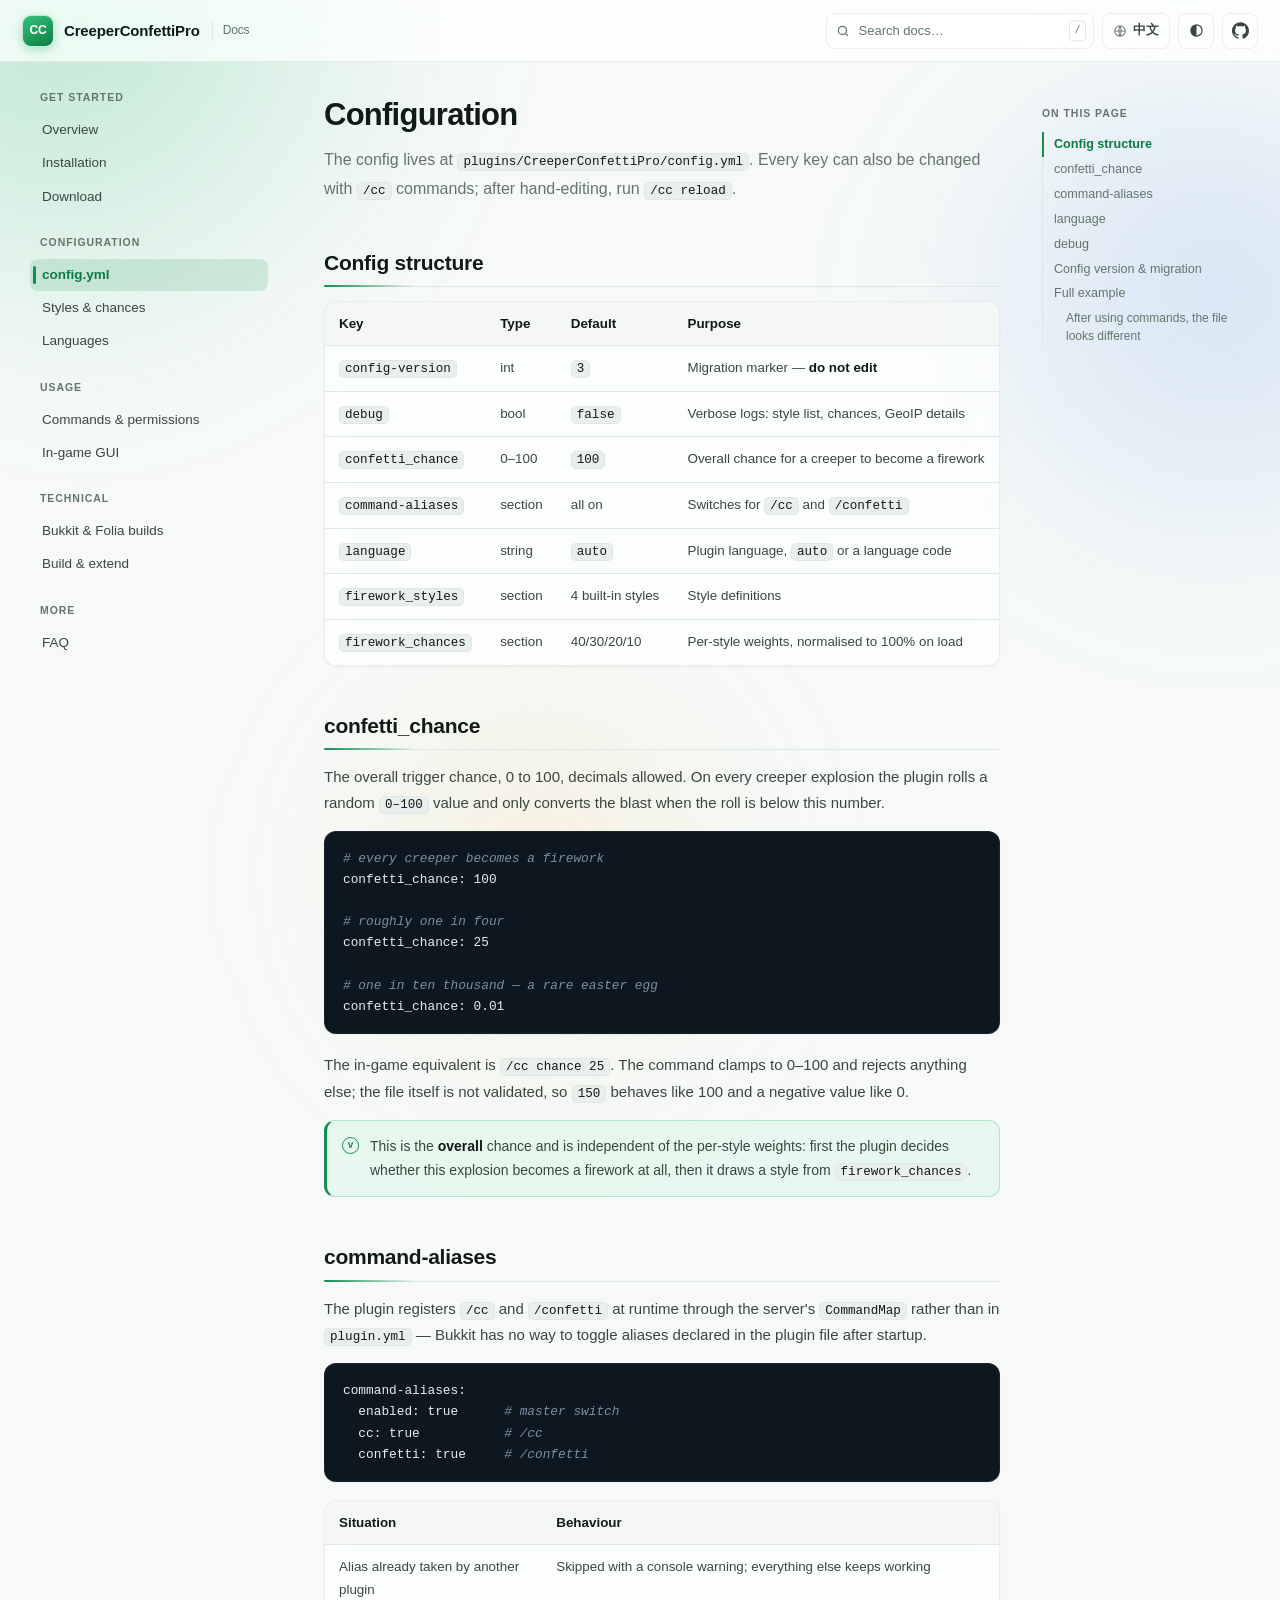
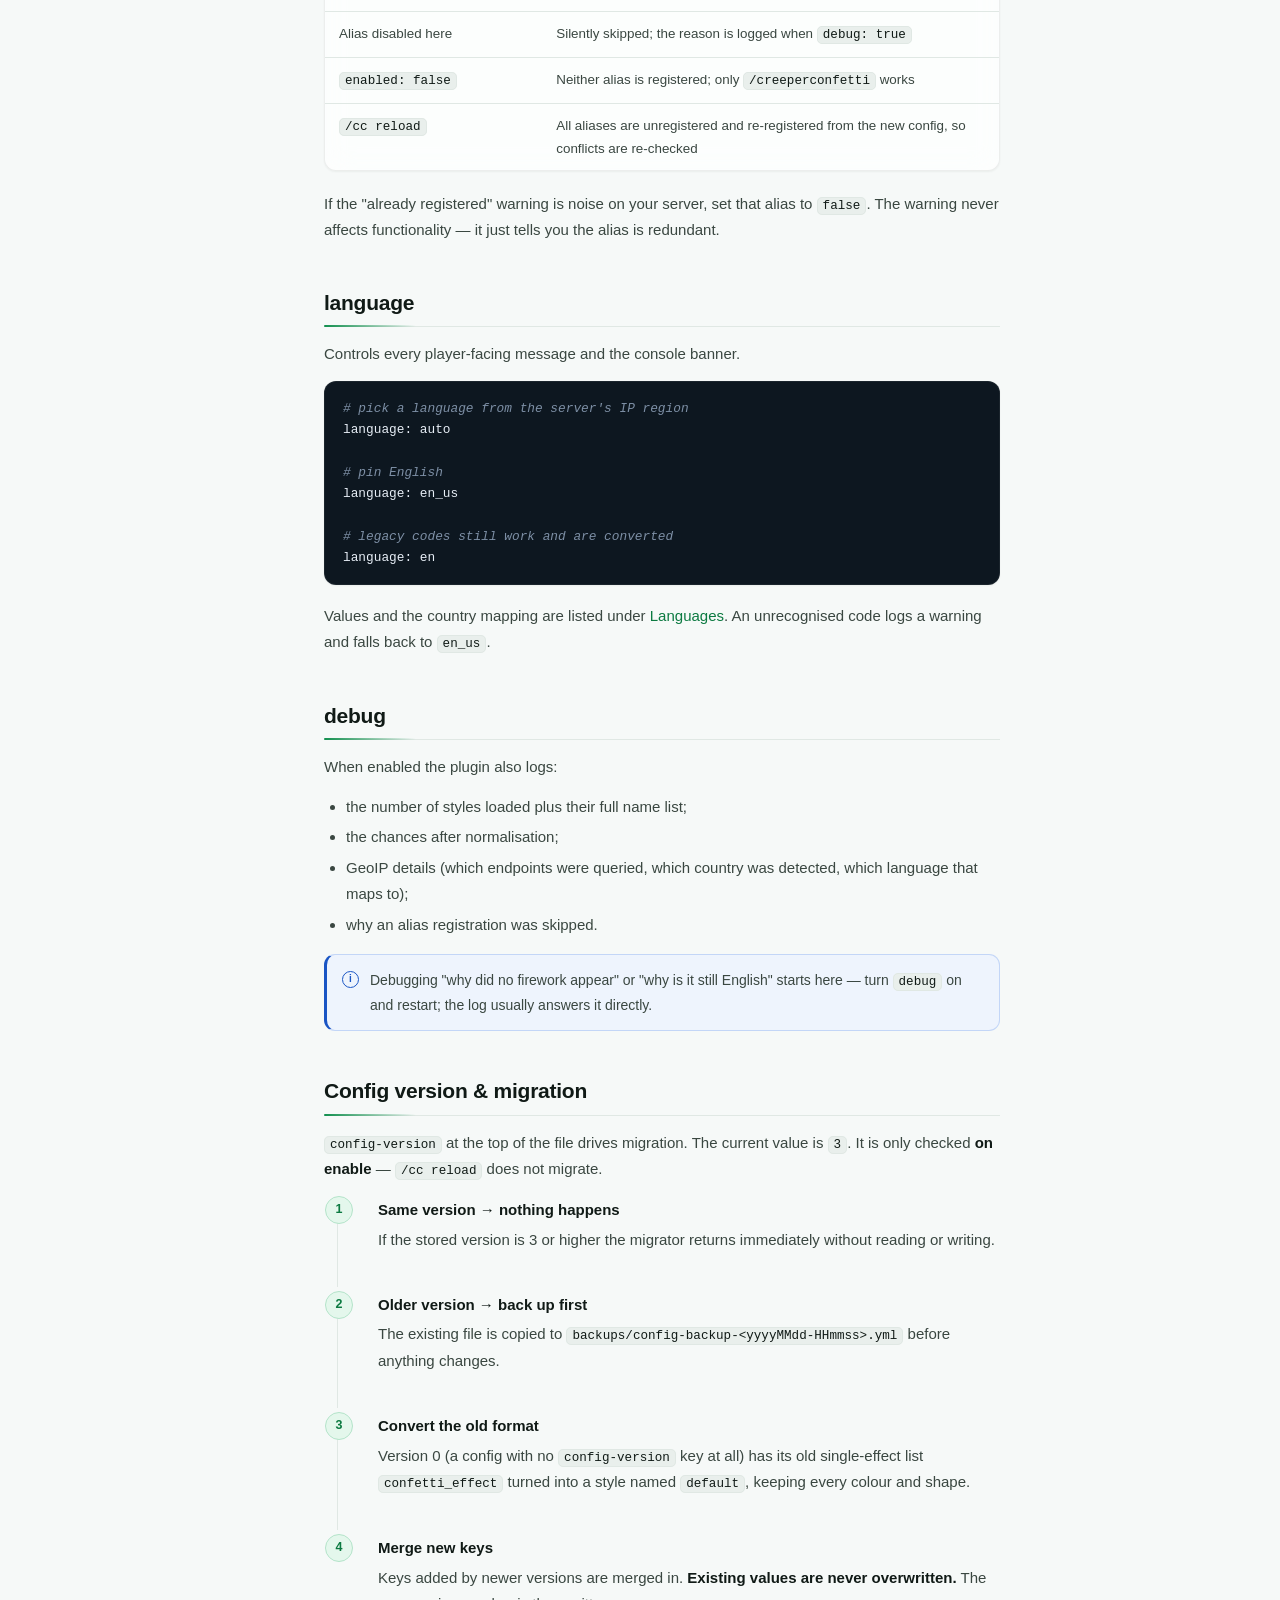
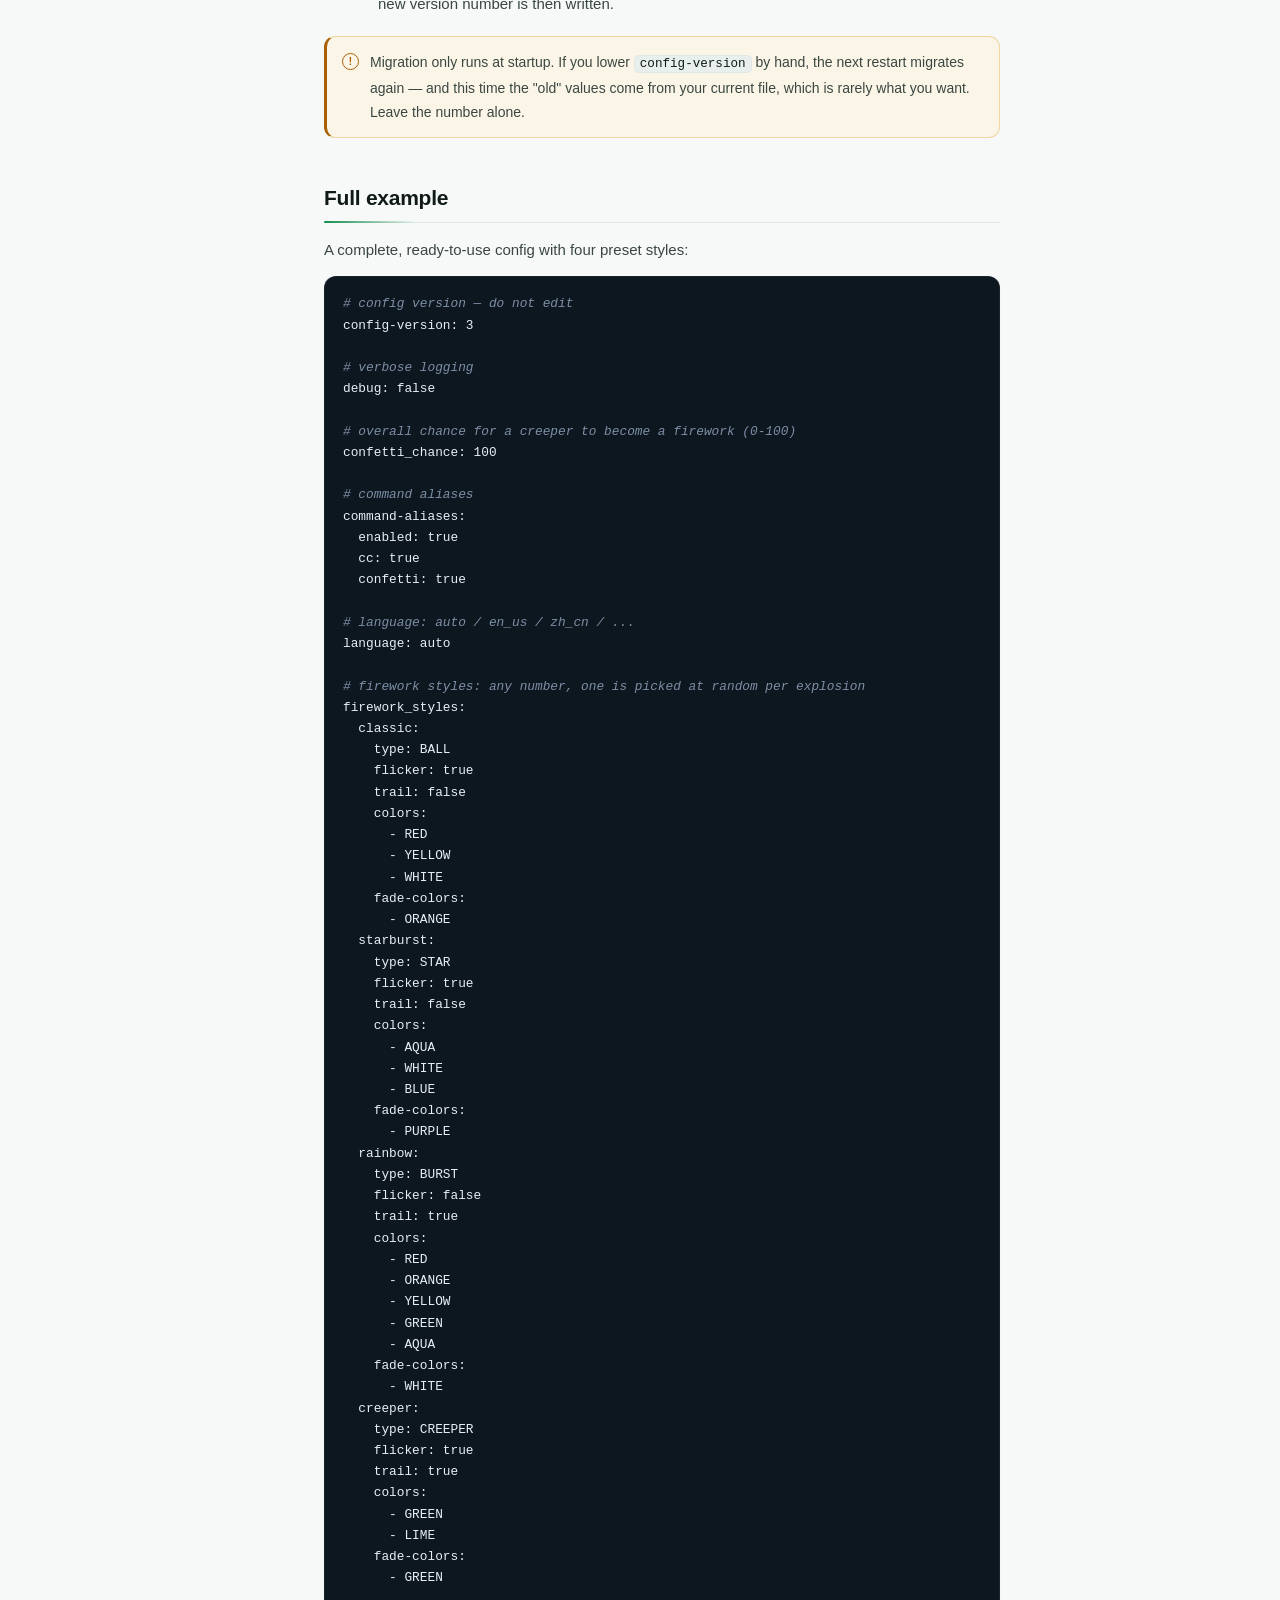
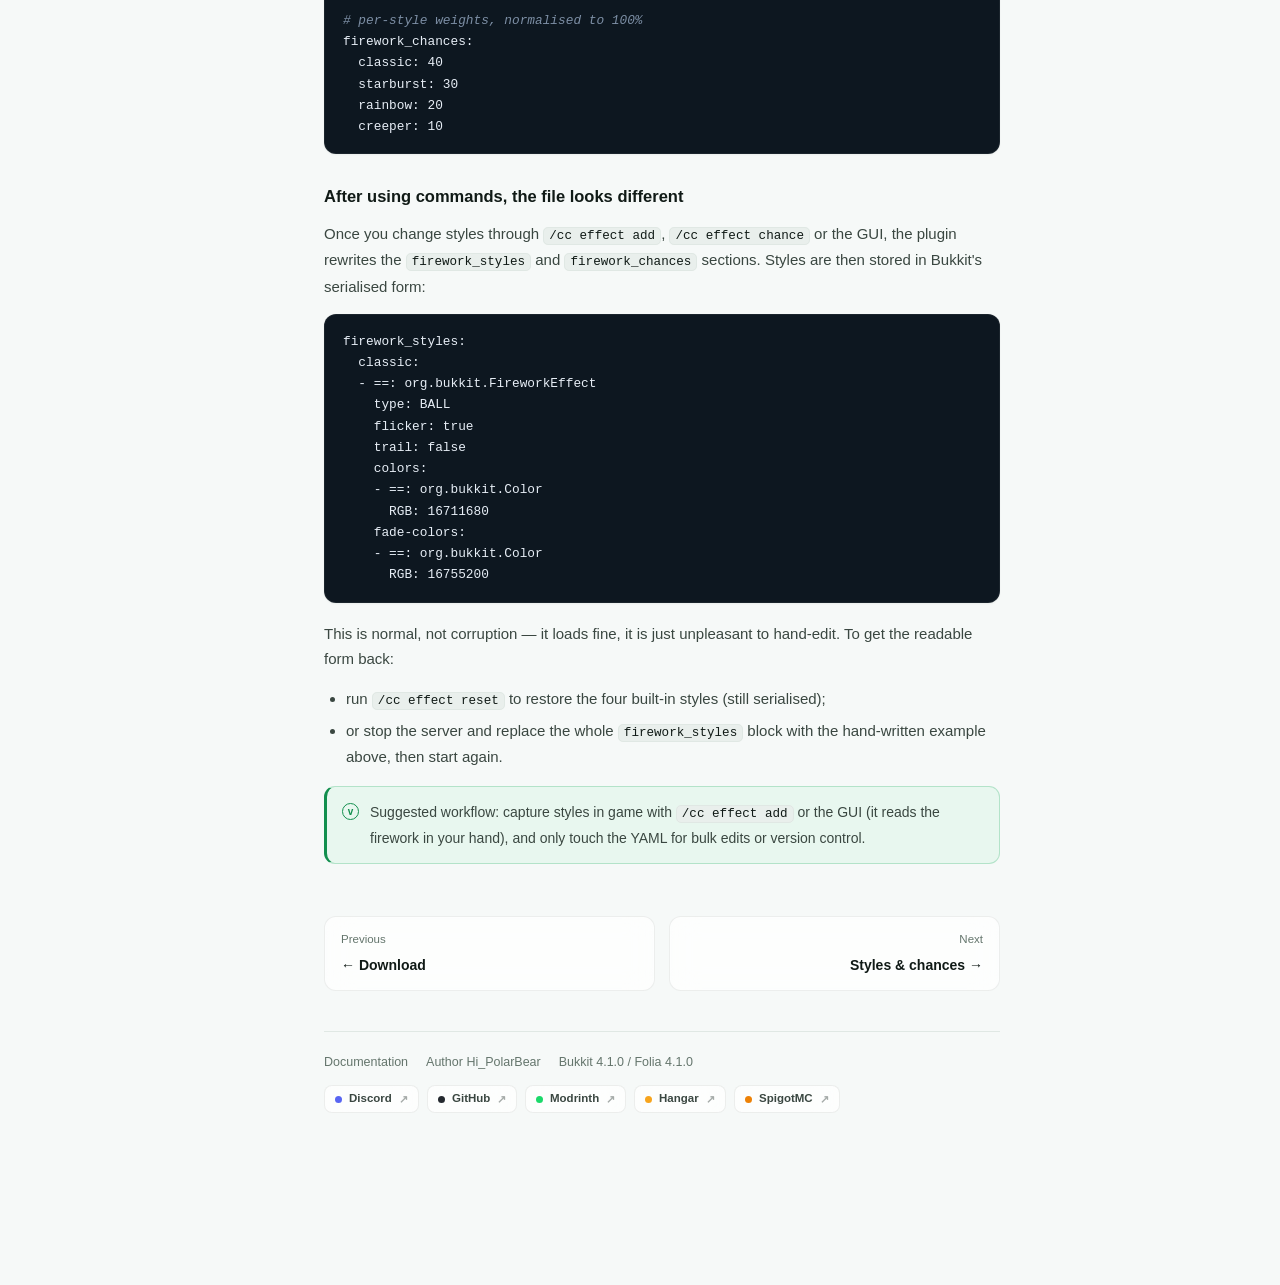
<file: site/config.html>
<!DOCTYPE html>
<html lang="en" data-theme="light">
<head>
<meta charset="UTF-8">
<meta name="viewport" content="width=device-width, initial-scale=1">
<title>Configuration · CreeperConfettiPro</title>
<meta name="description" content="Every key in config.yml: confetti_chance, command-aliases, language, debug, firework_styles, firework_chances, plus config versioning and migration.">
<link rel="icon" href="https://cdn.modrinth.com/data/zOtyOPVB/bef4cc1825b9c005b7df620b4ca0ba039c67a660.jpeg">
<link rel="stylesheet" href="assets/site.css">
<script>try{var q=new URLSearchParams(location.search).get("theme");var m=q||localStorage.getItem("cc-theme-mode")||"auto";var d=m==="dark"||(m==="auto"&&matchMedia("(prefers-color-scheme: dark)").matches);document.documentElement.setAttribute("data-theme",d?"dark":"light");}catch(e){}</script>
</head>
<body data-page="config">
<div class="bg-fx"></div>

<header id="topbar"></header>

<div class="shell">
  <aside class="sidebar" id="sidebar"></aside>

  <main class="main">

    <!-- ================= English ================= -->
    <article class="content lang-block" data-lang="en">

      <h1>Configuration</h1>
      <p class="lead">The config lives at <code>plugins/CreeperConfettiPro/config.yml</code>. Every key can also be changed with <code>/cc</code> commands; after hand-editing, run <code>/cc reload</code>.</p>

      <h2 id="structure">Config structure</h2>

      <div class="table-wrap reveal">
        <table>
          <thead>
            <tr><th>Key</th><th>Type</th><th>Default</th><th>Purpose</th></tr>
          </thead>
          <tbody>
            <tr><td><code>config-version</code></td><td>int</td><td><code>3</code></td><td>Migration marker — <strong>do not edit</strong></td></tr>
            <tr><td><code>debug</code></td><td>bool</td><td><code>false</code></td><td>Verbose logs: style list, chances, GeoIP details</td></tr>
            <tr><td><code>confetti_chance</code></td><td>0–100</td><td><code>100</code></td><td>Overall chance for a creeper to become a firework</td></tr>
            <tr><td><code>command-aliases</code></td><td>section</td><td>all on</td><td>Switches for <code>/cc</code> and <code>/confetti</code></td></tr>
            <tr><td><code>language</code></td><td>string</td><td><code>auto</code></td><td>Plugin language, <code>auto</code> or a language code</td></tr>
            <tr><td><code>firework_styles</code></td><td>section</td><td>4 built-in styles</td><td>Style definitions</td></tr>
            <tr><td><code>firework_chances</code></td><td>section</td><td>40/30/20/10</td><td>Per-style weights, normalised to 100% on load</td></tr>
          </tbody>
        </table>
      </div>

      <h2 id="chance">confetti_chance</h2>

      <p>The overall trigger chance, 0 to 100, decimals allowed. On every creeper explosion the plugin rolls a random <code>0–100</code> value and only converts the blast when the roll is below this number.</p>

<pre><code><span class="tok-c"># every creeper becomes a firework</span>
confetti_chance: 100

<span class="tok-c"># roughly one in four</span>
confetti_chance: 25

<span class="tok-c"># one in ten thousand — a rare easter egg</span>
confetti_chance: 0.01</code></pre>

      <p>The in-game equivalent is <code>/cc chance 25</code>. The command clamps to 0–100 and rejects anything else; the file itself is not validated, so <code>150</code> behaves like 100 and a negative value like 0.</p>

      <div class="callout tip reveal">
        <span class="co-icon">v</span>
        <p>This is the <strong>overall</strong> chance and is independent of the per-style weights: first the plugin decides whether this explosion becomes a firework at all, then it draws a style from <code>firework_chances</code>.</p>
      </div>

      <h2 id="aliases">command-aliases</h2>

      <p>The plugin registers <code>/cc</code> and <code>/confetti</code> at runtime through the server's <code>CommandMap</code> rather than in <code>plugin.yml</code> — Bukkit has no way to toggle aliases declared in the plugin file after startup.</p>

<pre><code>command-aliases:
  enabled: true      <span class="tok-c"># master switch</span>
  cc: true           <span class="tok-c"># /cc</span>
  confetti: true     <span class="tok-c"># /confetti</span></code></pre>

      <div class="table-wrap reveal">
        <table>
          <thead><tr><th>Situation</th><th>Behaviour</th></tr></thead>
          <tbody>
            <tr><td>Alias already taken by another plugin</td><td>Skipped with a console warning; everything else keeps working</td></tr>
            <tr><td>Alias disabled here</td><td>Silently skipped; the reason is logged when <code>debug: true</code></td></tr>
            <tr><td><code>enabled: false</code></td><td>Neither alias is registered; only <code>/creeperconfetti</code> works</td></tr>
            <tr><td><code>/cc reload</code></td><td>All aliases are unregistered and re-registered from the new config, so conflicts are re-checked</td></tr>
          </tbody>
        </table>
      </div>

      <p>If the "already registered" warning is noise on your server, set that alias to <code>false</code>. The warning never affects functionality — it just tells you the alias is redundant.</p>

      <h2 id="language">language</h2>

      <p>Controls every player-facing message and the console banner.</p>

<pre><code><span class="tok-c"># pick a language from the server's IP region</span>
language: auto

<span class="tok-c"># pin English</span>
language: en_us

<span class="tok-c"># legacy codes still work and are converted</span>
language: en</code></pre>

      <p>Values and the country mapping are listed under <a href="languages.html">Languages</a>. An unrecognised code logs a warning and falls back to <code>en_us</code>.</p>

      <h2 id="debug">debug</h2>

      <p>When enabled the plugin also logs:</p>

      <ul>
        <li>the number of styles loaded plus their full name list;</li>
        <li>the chances after normalisation;</li>
        <li>GeoIP details (which endpoints were queried, which country was detected, which language that maps to);</li>
        <li>why an alias registration was skipped.</li>
      </ul>

      <div class="callout note reveal">
        <span class="co-icon">i</span>
        <p>Debugging "why did no firework appear" or "why is it still English" starts here — turn <code>debug</code> on and restart; the log usually answers it directly.</p>
      </div>

      <h2 id="migration">Config version &amp; migration</h2>

      <p><code>config-version</code> at the top of the file drives migration. The current value is <code>3</code>. It is only checked <strong>on enable</strong> — <code>/cc reload</code> does not migrate.</p>

      <ol class="steps">
        <li>
          <div class="s-title">Same version → nothing happens</div>
          <p>If the stored version is 3 or higher the migrator returns immediately without reading or writing.</p>
        </li>
        <li>
          <div class="s-title">Older version → back up first</div>
          <p>The existing file is copied to <code>backups/config-backup-&lt;yyyyMMdd-HHmmss&gt;.yml</code> before anything changes.</p>
        </li>
        <li>
          <div class="s-title">Convert the old format</div>
          <p>Version 0 (a config with no <code>config-version</code> key at all) has its old single-effect list <code>confetti_effect</code> turned into a style named <code>default</code>, keeping every colour and shape.</p>
        </li>
        <li>
          <div class="s-title">Merge new keys</div>
          <p>Keys added by newer versions are merged in. <strong>Existing values are never overwritten.</strong> The new version number is then written.</p>
        </li>
      </ol>

      <div class="callout warn reveal">
        <span class="co-icon">!</span>
        <p>Migration only runs at startup. If you lower <code>config-version</code> by hand, the next restart migrates again — and this time the "old" values come from your current file, which is rarely what you want. Leave the number alone.</p>
      </div>

      <h2 id="sample">Full example</h2>

      <p>A complete, ready-to-use config with four preset styles:</p>

<pre><code><span class="tok-c"># config version — do not edit</span>
config-version: 3

<span class="tok-c"># verbose logging</span>
debug: false

<span class="tok-c"># overall chance for a creeper to become a firework (0-100)</span>
confetti_chance: 100

<span class="tok-c"># command aliases</span>
command-aliases:
  enabled: true
  cc: true
  confetti: true

<span class="tok-c"># language: auto / en_us / zh_cn / ...</span>
language: auto

<span class="tok-c"># firework styles: any number, one is picked at random per explosion</span>
firework_styles:
  classic:
    type: BALL
    flicker: true
    trail: false
    colors:
      - RED
      - YELLOW
      - WHITE
    fade-colors:
      - ORANGE
  starburst:
    type: STAR
    flicker: true
    trail: false
    colors:
      - AQUA
      - WHITE
      - BLUE
    fade-colors:
      - PURPLE
  rainbow:
    type: BURST
    flicker: false
    trail: true
    colors:
      - RED
      - ORANGE
      - YELLOW
      - GREEN
      - AQUA
    fade-colors:
      - WHITE
  creeper:
    type: CREEPER
    flicker: true
    trail: true
    colors:
      - GREEN
      - LIME
    fade-colors:
      - GREEN

<span class="tok-c"># per-style weights, normalised to 100%</span>
firework_chances:
  classic: 40
  starburst: 30
  rainbow: 20
  creeper: 10</code></pre>

      <h3 id="rewrite">After using commands, the file looks different</h3>

      <p>Once you change styles through <code>/cc effect add</code>, <code>/cc effect chance</code> or the GUI, the plugin rewrites the <code>firework_styles</code> and <code>firework_chances</code> sections. Styles are then stored in Bukkit's serialised form:</p>

<pre><code>firework_styles:
  classic:
  - ==: org.bukkit.FireworkEffect
    type: BALL
    flicker: true
    trail: false
    colors:
    - ==: org.bukkit.Color
      RGB: 16711680
    fade-colors:
    - ==: org.bukkit.Color
      RGB: 16755200</code></pre>

      <p>This is normal, not corruption — it loads fine, it is just unpleasant to hand-edit. To get the readable form back:</p>

      <ul>
        <li>run <code>/cc effect reset</code> to restore the four built-in styles (still serialised);</li>
        <li>or stop the server and replace the whole <code>firework_styles</code> block with the hand-written example above, then start again.</li>
      </ul>

      <div class="callout tip reveal">
        <span class="co-icon">v</span>
        <p>Suggested workflow: capture styles in game with <code>/cc effect add</code> or the GUI (it reads the firework in your hand), and only touch the YAML for bulk edits or version control.</p>
      </div>

    </article>

    <!-- ================= 中文 ================= -->
    <article class="content lang-block" data-lang="zh">

      <h1>配置文件</h1>
      <p class="lead">配置文件位于 <code>plugins/CreeperConfettiPro/config.yml</code>。所有键都可以通过 <code>/cc</code> 系列指令修改，手改之后执行 <code>/cc reload</code> 即可生效。</p>

      <h2 id="structure">配置结构总览</h2>

      <div class="table-wrap reveal">
        <table>
          <thead>
            <tr><th>键</th><th>类型</th><th>默认值</th><th>作用</th></tr>
          </thead>
          <tbody>
            <tr><td><code>config-version</code></td><td>整数</td><td><code>3</code></td><td>配置版本标识，用于自动迁移，<strong>不要手改</strong></td></tr>
            <tr><td><code>debug</code></td><td>布尔</td><td><code>false</code></td><td>输出样式列表、概率、GeoIP 探测等详细日志</td></tr>
            <tr><td><code>confetti_chance</code></td><td>0–100</td><td><code>100</code></td><td>苦力怕变成烟花的整体概率</td></tr>
            <tr><td><code>command-aliases</code></td><td>节点</td><td>全开</td><td><code>/cc</code> 与 <code>/confetti</code> 别名的开关</td></tr>
            <tr><td><code>language</code></td><td>字符串</td><td><code>auto</code></td><td>插件语言，<code>auto</code> 或语言代码</td></tr>
            <tr><td><code>firework_styles</code></td><td>节点</td><td>4 个内置样式</td><td>烟花样式定义</td></tr>
            <tr><td><code>firework_chances</code></td><td>节点</td><td>40/30/20/10</td><td>各样式权重，加载时自动归一化为 100%</td></tr>
          </tbody>
        </table>
      </div>

      <h2 id="chance">confetti_chance</h2>

      <p>整体触发概率，取值 0 到 100，支持小数。判定方式是每次苦力怕爆炸时生成一个 <code>0–100</code> 的随机数，小于该值才转为烟花。</p>

<pre><code><span class="tok-c"># 每一只苦力怕都变成烟花</span>
confetti_chance: 100

<span class="tok-c"># 大约四分之一</span>
confetti_chance: 25

<span class="tok-c"># 万分之一，节日彩蛋</span>
confetti_chance: 0.01</code></pre>

      <p>游戏内等价指令：<code>/cc chance 25</code>。指令会把值限制在 0–100，超出范围直接拒绝并提示；手改配置文件则不做校验，写 <code>150</code> 等价于 100，写负数等价于 0。</p>

      <div class="callout tip reveal">
        <span class="co-icon">v</span>
        <p>这个概率是<strong>整体</strong>概率，与单个样式的权重是两个维度：先判断这次要不要变烟花，命中后再按 <code>firework_chances</code> 抽具体样式。</p>
      </div>

      <h2 id="aliases">command-aliases</h2>

      <p>插件会在启用时通过服务端 <code>CommandMap</code> 动态注册 <code>/cc</code> 与 <code>/confetti</code> 两个别名，而不是写在 <code>plugin.yml</code> 里——因为 Bukkit 没有办法在运行时开关 plugin.yml 中声明的别名。</p>

<pre><code>command-aliases:
  enabled: true      <span class="tok-c"># 总开关</span>
  cc: true           <span class="tok-c"># /cc</span>
  confetti: true     <span class="tok-c"># /confetti</span></code></pre>

      <div class="table-wrap reveal">
        <table>
          <thead><tr><th>场景</th><th>行为</th></tr></thead>
          <tbody>
            <tr><td>别名已被其他插件占用</td><td>跳过该别名，控制台输出一条警告，插件其余功能不受影响</td></tr>
            <tr><td>别名被本插件关闭</td><td>静默跳过；<code>debug: true</code> 时会打印原因</td></tr>
            <tr><td>关闭 <code>enabled</code></td><td>两个别名都不注册，只能用 <code>/creeperconfetti</code></td></tr>
            <tr><td>执行 <code>/cc reload</code></td><td>先注销全部别名再按新配置重新注册，冲突会被重新检测</td></tr>
          </tbody>
        </table>
      </div>

      <p>不想看到「已被占用」的警告，就把对应项设为 <code>false</code>：警告本身不影响功能，只是提示你该关掉它了。</p>

      <h2 id="language">language</h2>

      <p>控制插件所有玩家可见消息与控制台文案的语言。</p>

<pre><code><span class="tok-c"># 根据服务器 IP 所在地区自动选择</span>
language: auto

<span class="tok-c"># 固定简体中文</span>
language: zh_cn

<span class="tok-c"># 旧写法仍然可用，会自动转换</span>
language: zh</code></pre>

      <p>可选值与地区映射规则见 <a href="languages.html">多语言</a>。填了无法识别的代码时，插件会打一条警告并回退到 <code>en_us</code>。</p>

      <h2 id="debug">debug</h2>

      <p>开启后额外输出：</p>

      <ul>
        <li>启动时加载到的样式数量与完整名称列表；</li>
        <li>归一化之后的各样式概率；</li>
        <li>GeoIP 探测明细（查询了哪些接口、最终识别到的国家代码 → 语言）；</li>
        <li>别名注册被跳过时的具体原因。</li>
      </ul>

      <div class="callout note reveal">
        <span class="co-icon">i</span>
        <p>排查「为什么没触发烟花」「为什么语言是英文」时，第一件事就是把 <code>debug</code> 打开重启一次，日志基本能直接给出答案。</p>
      </div>

      <h2 id="migration">配置版本与自动迁移</h2>

      <p>配置文件顶部的 <code>config-version</code> 是迁移依据，当前版本为 <code>3</code>。插件只在<strong>启用时</strong>检查它，<code>/cc reload</code> 不会触发迁移。</p>

      <ol class="steps">
        <li>
          <div class="s-title">版本一致 → 什么都不做</div>
          <p>文件里记录的版本大于等于 3 时直接返回，不读也不写。</p>
        </li>
        <li>
          <div class="s-title">版本较旧 → 先备份</div>
          <p>把现有文件复制到 <code>backups/config-backup-&lt;yyyyMMdd-HHmmss&gt;.yml</code>，出问题随时可以还原。</p>
        </li>
        <li>
          <div class="s-title">转换旧格式</div>
          <p>版本为 0（即完全没有 <code>config-version</code> 键的老配置）时，会把旧的单效果列表 <code>confetti_effect</code> 转成名为 <code>default</code> 的样式，原有的颜色与形状全部保留。</p>
        </li>
        <li>
          <div class="s-title">补齐新增字段</div>
          <p>新版增加的键会被合并进文件，<strong>已存在的值一律不覆盖</strong>，然后写入新版本号。</p>
        </li>
      </ol>

      <div class="callout warn reveal">
        <span class="co-icon">!</span>
        <p>迁移只发生在启动阶段。如果你手动把 <code>config-version</code> 改小，重启后会被再迁移一次，而这次「旧值」来自你当前的文件，结果可能不是你想要的。没有特殊需求不要动这个数字。</p>
      </div>

      <h2 id="sample">完整示例</h2>

      <p>下面是一份可直接使用的完整配置，含四套预设样式：</p>

<pre><code><span class="tok-c"># 配置版本，请勿手改</span>
config-version: 3

<span class="tok-c"># 调试日志</span>
debug: false

<span class="tok-c"># 苦力怕变烟花的整体概率（0-100）</span>
confetti_chance: 100

<span class="tok-c"># 指令别名</span>
command-aliases:
  enabled: true
  cc: true
  confetti: true

<span class="tok-c"># 语言：auto / zh_cn / en_us / ...</span>
language: auto

<span class="tok-c"># 烟花样式：数量不限，爆炸时随机抽一种</span>
firework_styles:
  classic:
    type: BALL
    flicker: true
    trail: false
    colors:
      - RED
      - YELLOW
      - WHITE
    fade-colors:
      - ORANGE
  starburst:
    type: STAR
    flicker: true
    trail: false
    colors:
      - AQUA
      - WHITE
      - BLUE
    fade-colors:
      - PURPLE
  rainbow:
    type: BURST
    flicker: false
    trail: true
    colors:
      - RED
      - ORANGE
      - YELLOW
      - GREEN
      - AQUA
    fade-colors:
      - WHITE
  creeper:
    type: CREEPER
    flicker: true
    trail: true
    colors:
      - GREEN
      - LIME
    fade-colors:
      - GREEN

<span class="tok-c"># 各样式权重，自动归一化为 100%</span>
firework_chances:
  classic: 40
  starburst: 30
  rainbow: 20
  creeper: 10</code></pre>

      <h3 id="rewrite">用指令改过样式后，配置会长得不一样</h3>

      <p>通过 <code>/cc effect add</code>、<code>/cc effect chance</code> 或图形界面做过修改后，插件会重写 <code>firework_styles</code> 与 <code>firework_chances</code> 两段。重写后的样式是 Bukkit 的序列化格式，看起来像这样：</p>

<pre><code>firework_styles:
  classic:
  - ==: org.bukkit.FireworkEffect
    type: BALL
    flicker: true
    trail: false
    colors:
    - ==: org.bukkit.Color
      RGB: 16711680
    fade-colors:
    - ==: org.bukkit.Color
      RGB: 16755200</code></pre>

      <p>这是正常现象，不是配置损坏。这种格式依然可以正常加载，但手写起来很别扭。想回到可读的手写格式，有两种办法：</p>

      <ul>
        <li>执行 <code>/cc effect reset</code> 恢复内置四样式（同样是序列化格式）；</li>
        <li>停服后手动把 <code>firework_styles</code> 整段替换成上面的手写示例，再启动。</li>
      </ul>

      <div class="callout tip reveal">
        <span class="co-icon">v</span>
        <p>建议的工作方式：样式用游戏内指令或 GUI 采集（<code>/cc effect add</code> 直接读取你手持的烟花），只有需要批量调整或版本管理时才手改 YAML。</p>
      </div>

    </article>

    <nav class="pager" id="pager"></nav>

    <footer class="foot" id="foot"></footer>
  </main>

  <aside class="toc" id="toc"></aside>
</div>

<script src="assets/i18n.js"></script>
<script src="assets/nav.js"></script>
<script src="assets/app.js"></script>
</body>
</html>
</file>
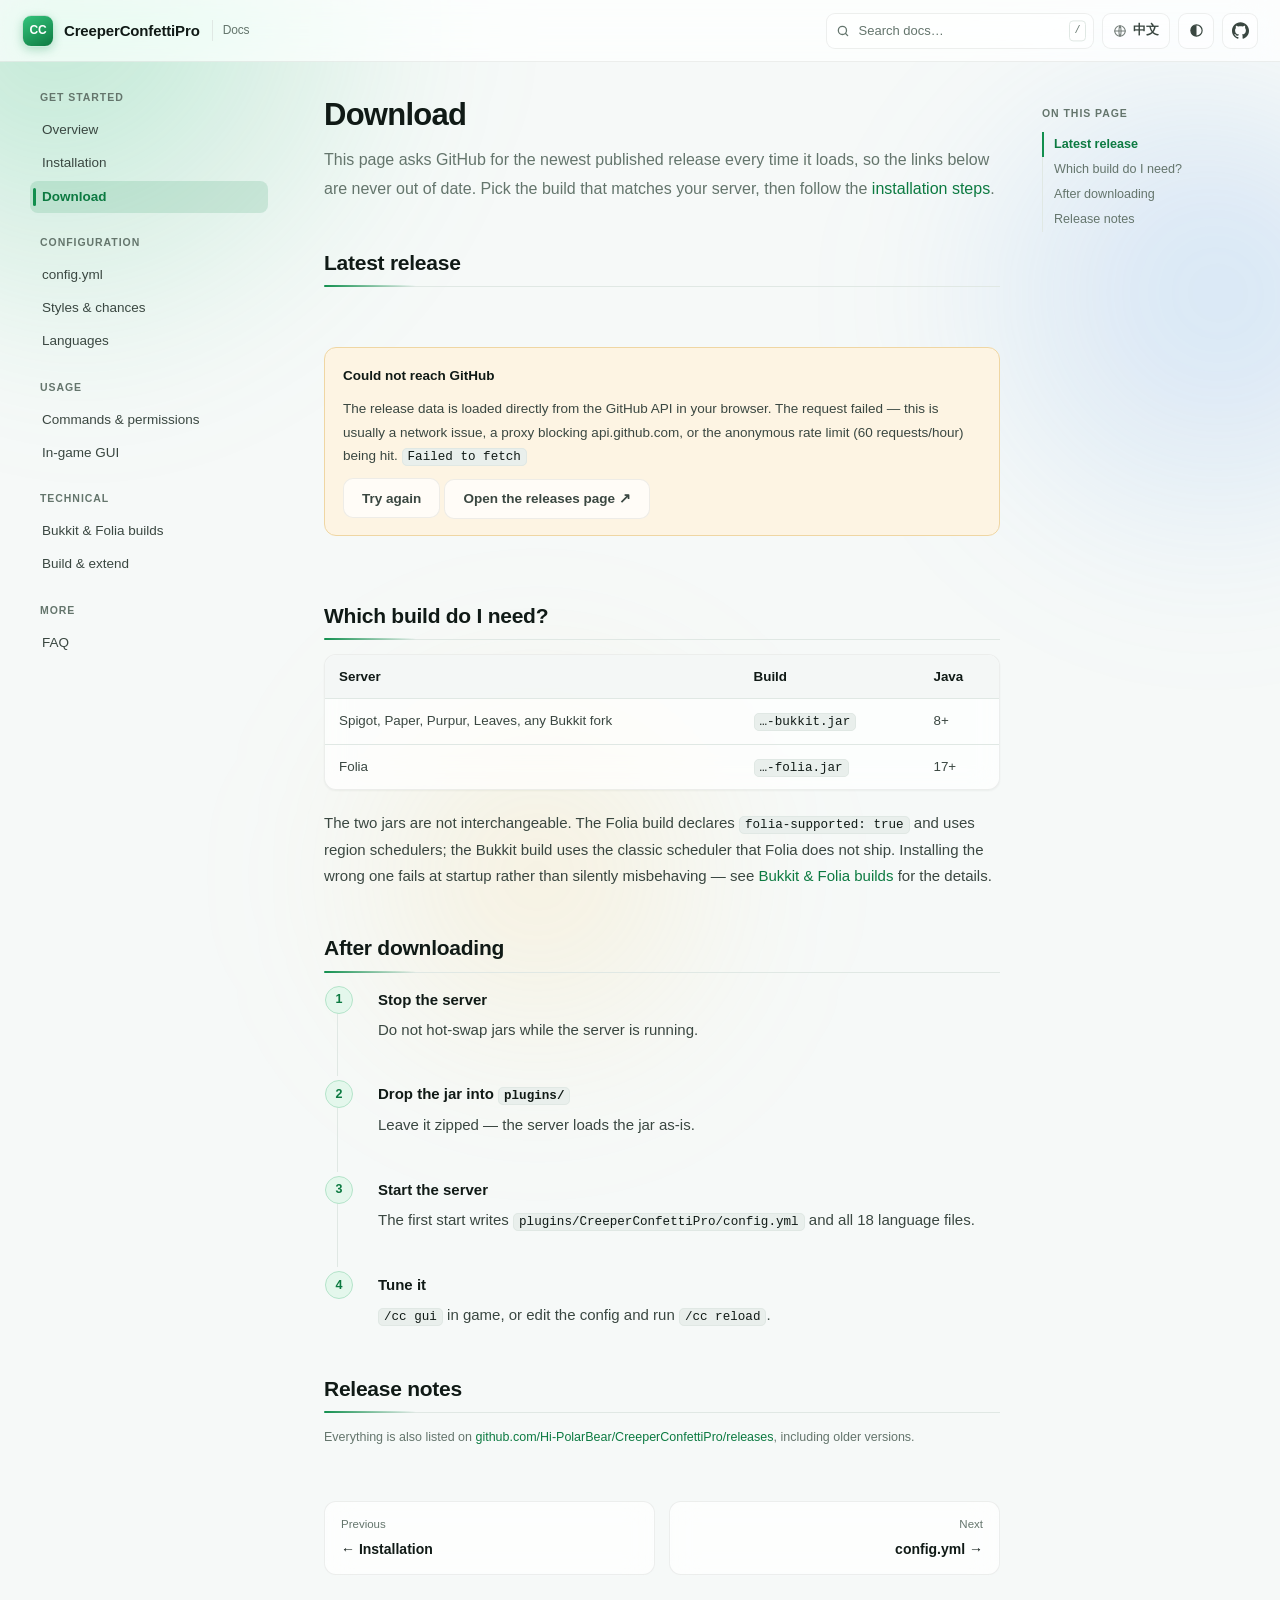
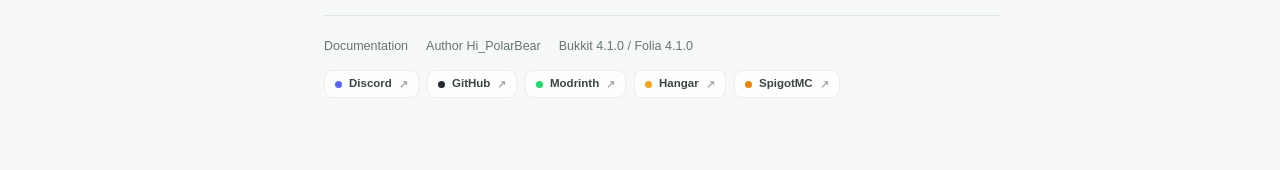
<file: site/download.html>
<!DOCTYPE html>
<html lang="en" data-theme="light">
<head>
<meta charset="UTF-8">
<meta name="viewport" content="width=device-width, initial-scale=1">
<title>Download · CreeperConfettiPro</title>
<meta name="description" content="Download the latest CreeperConfettiPro release. The page pulls the newest GitHub release live and links the Bukkit and Folia jars.">
<link rel="icon" href="https://cdn.modrinth.com/data/zOtyOPVB/bef4cc1825b9c005b7df620b4ca0ba039c67a660.jpeg">
<link rel="stylesheet" href="assets/site.css">
<script>try{var q=new URLSearchParams(location.search).get("theme");var m=q||localStorage.getItem("cc-theme-mode")||"auto";var d=m==="dark"||(m==="auto"&&matchMedia("(prefers-color-scheme: dark)").matches);document.documentElement.setAttribute("data-theme",d?"dark":"light");}catch(e){}</script>
</head>
<body data-page="download">
<div class="bg-fx"></div>

<header id="topbar"></header>

<div class="shell">
  <aside class="sidebar" id="sidebar"></aside>

  <main class="main">

    <!-- ================= English ================= -->
    <article class="content lang-block" data-lang="en">

      <h1>Download</h1>
      <p class="lead">This page asks GitHub for the newest published release every time it loads, so the links below are never out of date. Pick the build that matches your server, then follow the <a href="install.html">installation steps</a>.</p>

      <h2 id="downloads">Latest release</h2>

      <div class="dl-meta" id="dlMeta"></div>
      <div class="dl-grid" id="dlGrid"></div>

      <h2 id="which">Which build do I need?</h2>

      <div class="table-wrap reveal">
        <table>
          <thead><tr><th>Server</th><th>Build</th><th>Java</th></tr></thead>
          <tbody>
            <tr>
              <td>Spigot, Paper, Purpur, Leaves, any Bukkit fork</td>
              <td><code>…-bukkit.jar</code></td>
              <td>8+</td>
            </tr>
            <tr>
              <td>Folia</td>
              <td><code>…-folia.jar</code></td>
              <td>17+</td>
            </tr>
          </tbody>
        </table>
      </div>

      <p>The two jars are not interchangeable. The Folia build declares <code>folia-supported: true</code> and uses region schedulers; the Bukkit build uses the classic scheduler that Folia does not ship. Installing the wrong one fails at startup rather than silently misbehaving — see <a href="folia.html#why">Bukkit &amp; Folia builds</a> for the details.</p>

      <h2 id="how">After downloading</h2>

      <ol class="steps">
        <li>
          <div class="s-title">Stop the server</div>
          <p>Do not hot-swap jars while the server is running.</p>
        </li>
        <li>
          <div class="s-title">Drop the jar into <code>plugins/</code></div>
          <p>Leave it zipped — the server loads the jar as-is.</p>
        </li>
        <li>
          <div class="s-title">Start the server</div>
          <p>The first start writes <code>plugins/CreeperConfettiPro/config.yml</code> and all 18 language files.</p>
        </li>
        <li>
          <div class="s-title">Tune it</div>
          <p><code>/cc gui</code> in game, or edit the config and run <code>/cc reload</code>.</p>
        </li>
      </ol>

      <h2 id="notes">Release notes</h2>

      <div class="release-notes" id="dlNotes"></div>

      <p class="dl-note">Everything is also listed on <a href="https://github.com/Hi-PolarBear/CreeperConfettiPro/releases" target="_blank" rel="noopener">github.com/Hi-PolarBear/CreeperConfettiPro/releases</a>, including older versions.</p>

    </article>

    <!-- ================= 中文 ================= -->
    <article class="content lang-block" data-lang="zh">

      <h1>下载</h1>
      <p class="lead">每次打开这个页面，它都会向 GitHub 请求当前最新发布的版本，所以下面的链接永远不会过期。选好与你服务端匹配的分支，然后按 <a href="install.html">安装步骤</a> 操作即可。</p>

      <h2 id="downloads">最新发行版</h2>

      <div class="dl-meta" id="dlMeta"></div>
      <div class="dl-grid" id="dlGrid"></div>

      <h2 id="which">该选哪个版本？</h2>

      <div class="table-wrap reveal">
        <table>
          <thead><tr><th>服务端</th><th>版本</th><th>Java</th></tr></thead>
          <tbody>
            <tr>
              <td>Spigot、Paper、Purpur、Leaves 等 Bukkit 系</td>
              <td><code>…-bukkit.jar</code></td>
              <td>8+</td>
            </tr>
            <tr>
              <td>Folia</td>
              <td><code>…-folia.jar</code></td>
              <td>17+</td>
            </tr>
          </tbody>
        </table>
      </div>

      <p>两个 jar 不能互换。Folia 版本声明了 <code>folia-supported: true</code> 并使用区域调度器；Bukkit 版本用的是 Folia 根本不提供的那套经典调度器。装错了会在启动时直接失败，而不是悄悄出问题——细节见 <a href="folia.html#why">Bukkit 与 Folia 双分支</a>。</p>

      <h2 id="how">下载之后</h2>

      <ol class="steps">
        <li>
          <div class="s-title">停止服务端</div>
          <p>不要在服务端运行时热替换 jar。</p>
        </li>
        <li>
          <div class="s-title">把 jar 放进 <code>plugins/</code></div>
          <p>保持压缩包原样，服务端会直接加载 jar。</p>
        </li>
        <li>
          <div class="s-title">启动服务端</div>
          <p>首次启动会生成 <code>plugins/CreeperConfettiPro/config.yml</code> 与全部 18 个语言文件。</p>
        </li>
        <li>
          <div class="s-title">开始调整</div>
          <p>游戏内用 <code>/cc gui</code>，或者改配置后执行 <code>/cc reload</code>。</p>
        </li>
      </ol>

      <h2 id="notes">发行说明</h2>

      <div class="release-notes" id="dlNotes"></div>

      <p class="dl-note">所有版本（含历史版本）也可以直接在 <a href="https://github.com/Hi-PolarBear/CreeperConfettiPro/releases" target="_blank" rel="noopener">github.com/Hi-PolarBear/CreeperConfettiPro/releases</a> 查看。</p>

    </article>

    <nav class="pager" id="pager"></nav>

    <footer class="foot" id="foot"></footer>
  </main>

  <aside class="toc" id="toc"></aside>
</div>

<script src="assets/i18n.js"></script>
<script src="assets/nav.js"></script>
<script src="assets/app.js"></script>
</body>
</html>
</file>
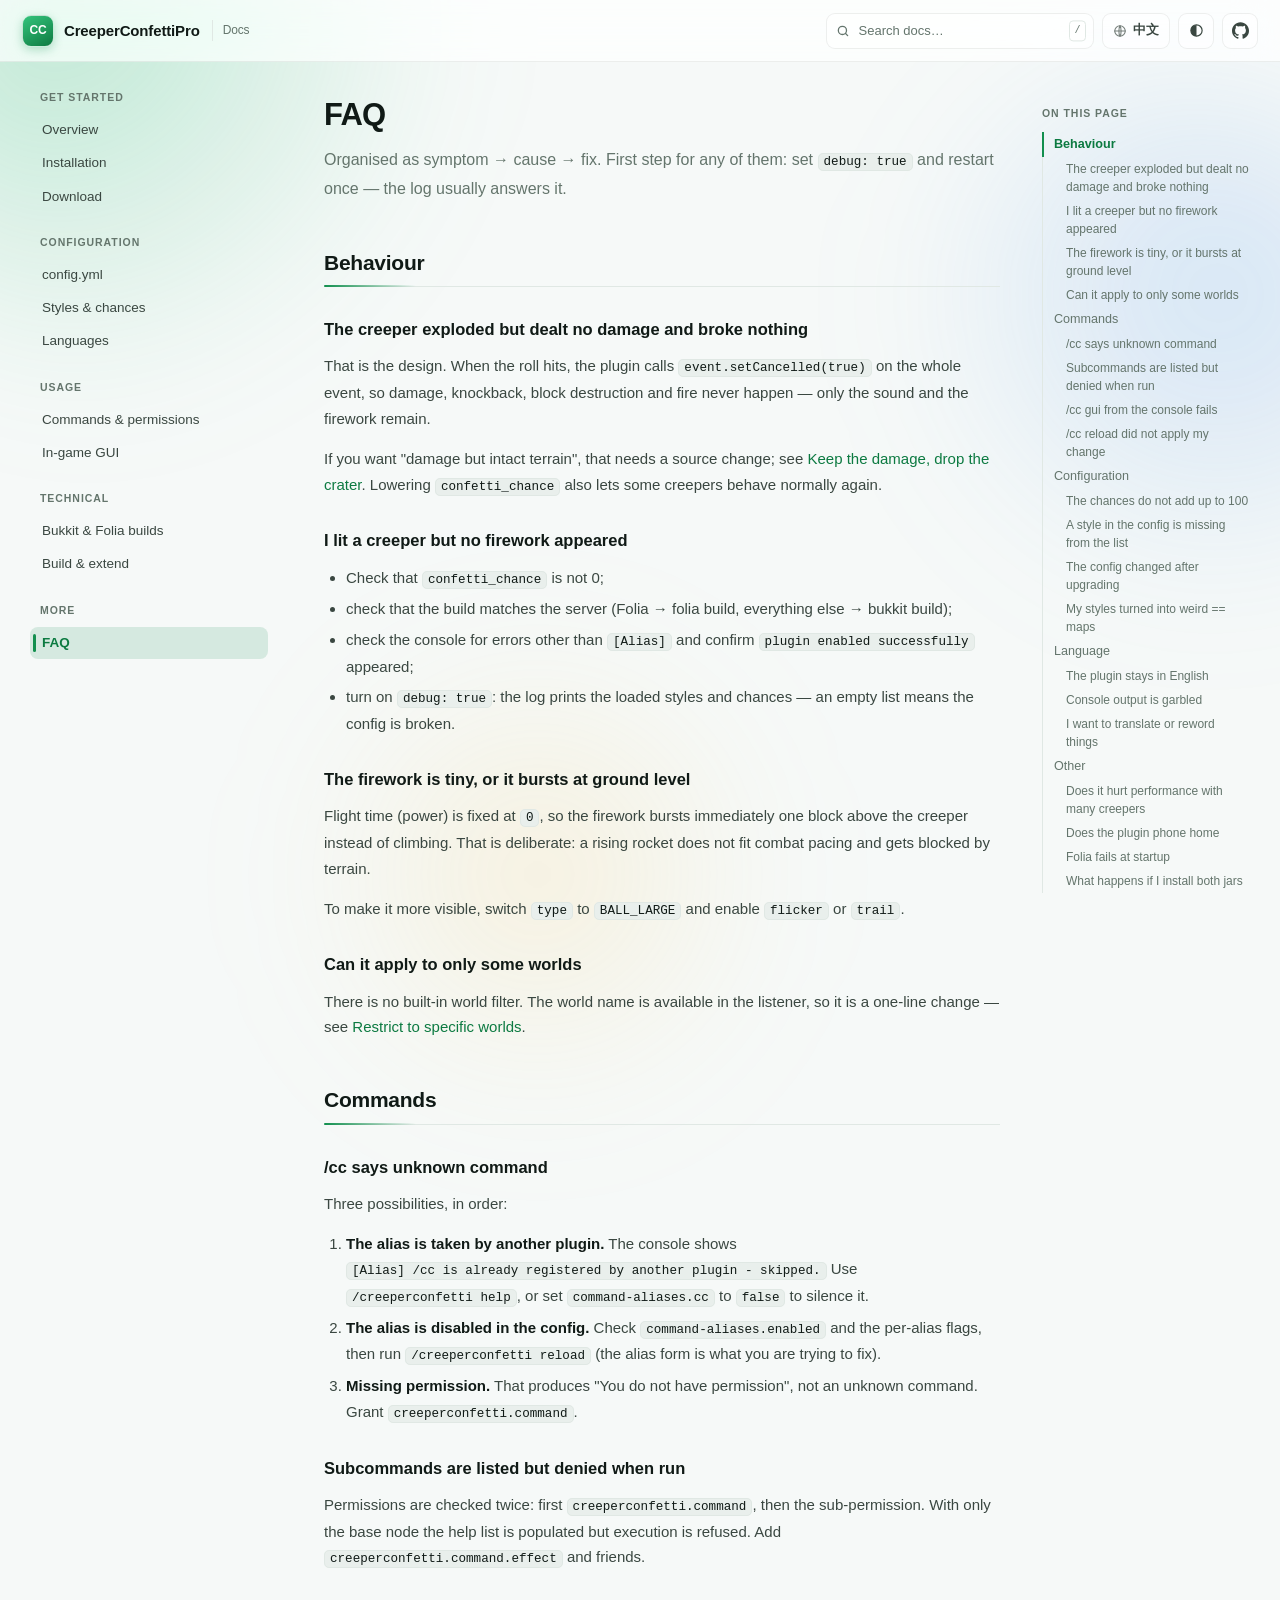
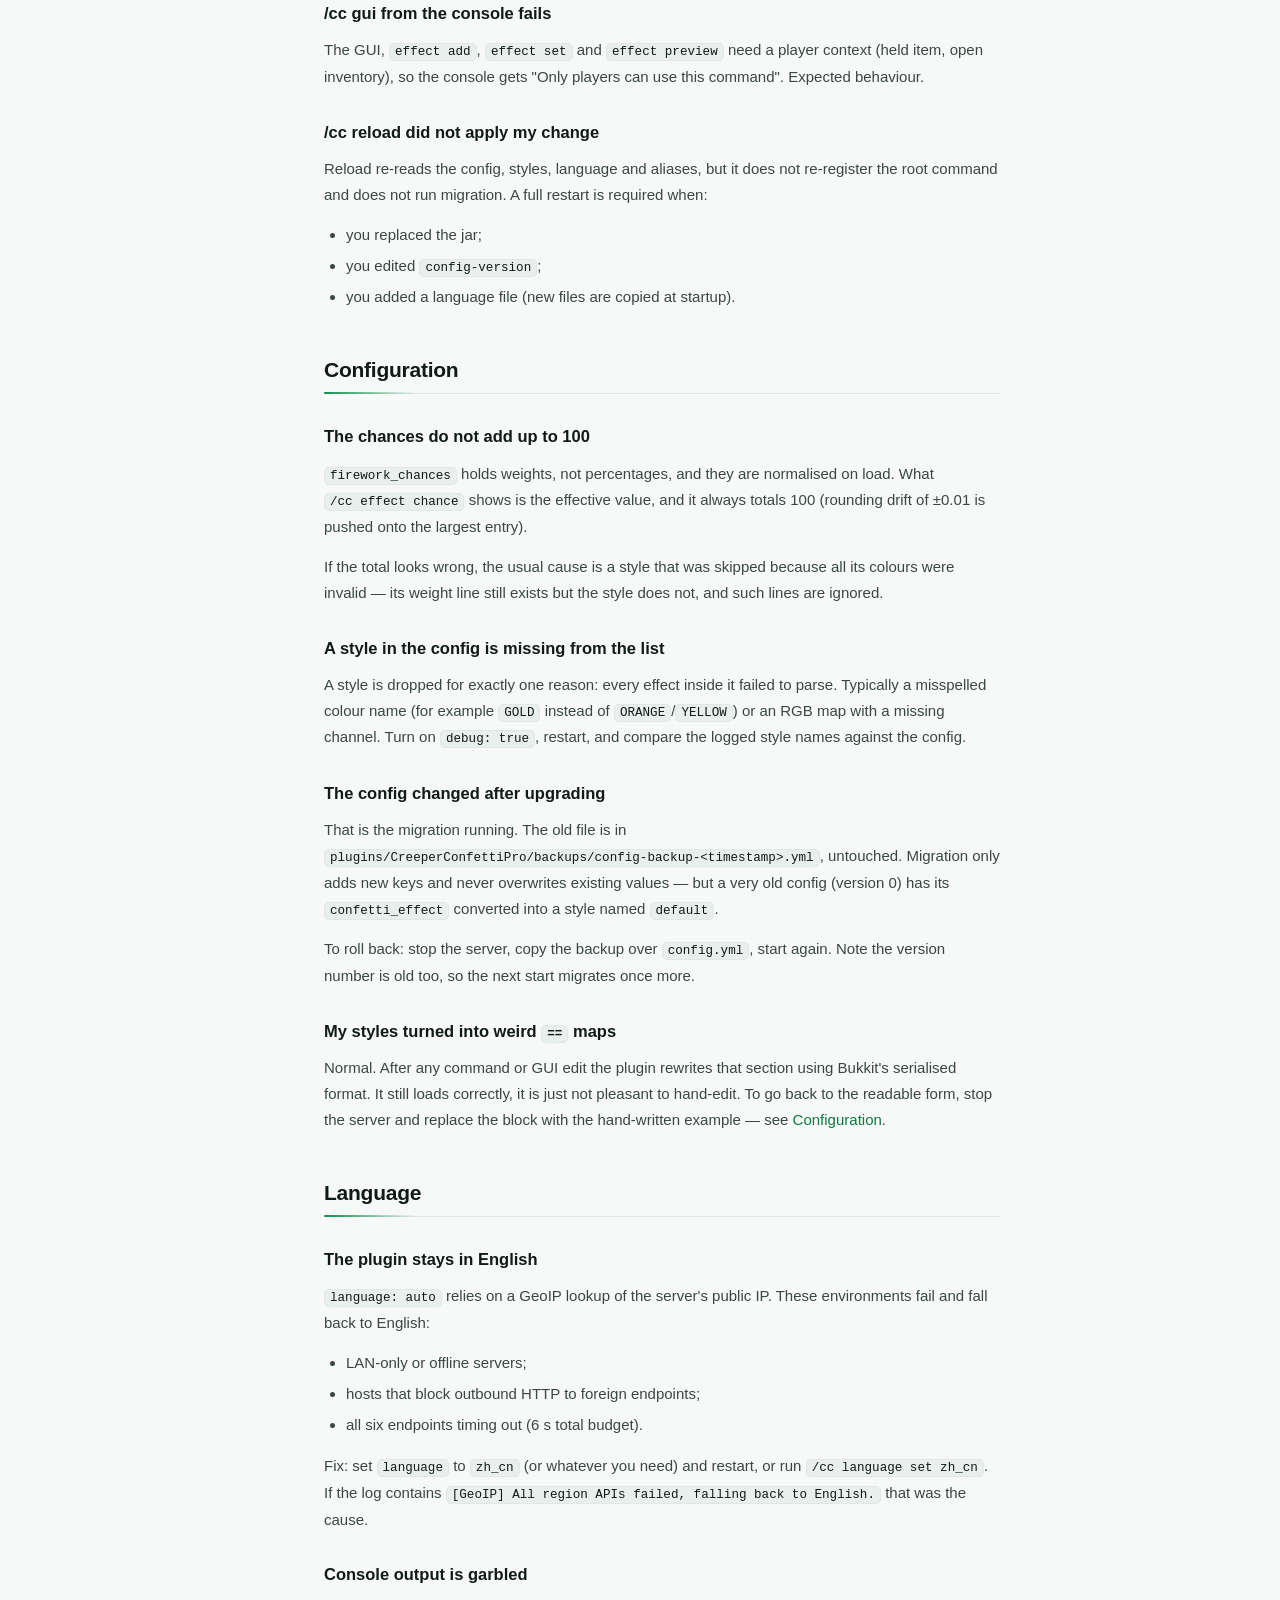
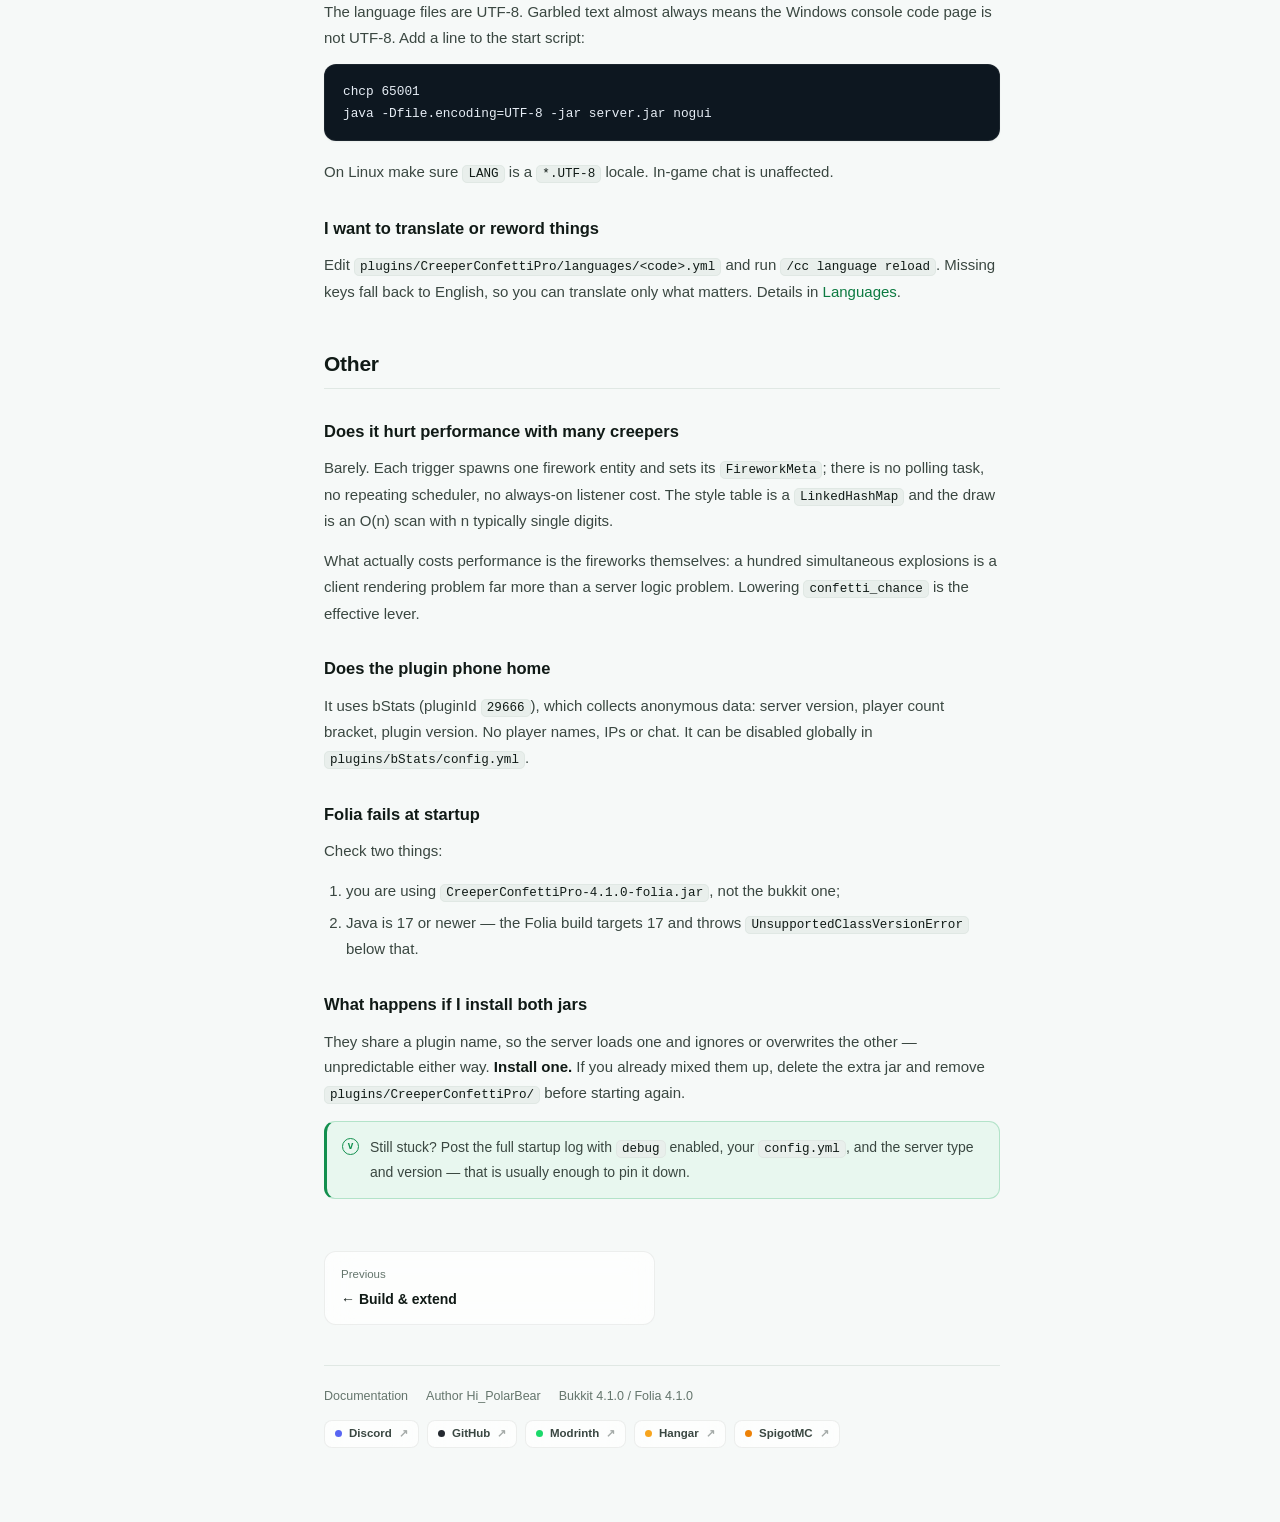
<file: site/faq.html>
<!DOCTYPE html>
<html lang="en" data-theme="light">
<head>
<meta charset="UTF-8">
<meta name="viewport" content="width=device-width, initial-scale=1">
<title>FAQ · CreeperConfettiPro</title>
<meta name="description" content="CreeperConfettiPro troubleshooting: no damage, no firework, /cc unknown, language stuck in English, chances not adding to 100, console encoding and more.">
<link rel="icon" href="https://cdn.modrinth.com/data/zOtyOPVB/bef4cc1825b9c005b7df620b4ca0ba039c67a660.jpeg">
<link rel="stylesheet" href="assets/site.css">
<script>try{var q=new URLSearchParams(location.search).get("theme");var m=q||localStorage.getItem("cc-theme-mode")||"auto";var d=m==="dark"||(m==="auto"&&matchMedia("(prefers-color-scheme: dark)").matches);document.documentElement.setAttribute("data-theme",d?"dark":"light");}catch(e){}</script>
</head>
<body data-page="faq">
<div class="bg-fx"></div>

<header id="topbar"></header>

<div class="shell">
  <aside class="sidebar" id="sidebar"></aside>

  <main class="main">

    <!-- ================= English ================= -->
    <article class="content lang-block" data-lang="en">

      <h1>FAQ</h1>
      <p class="lead">Organised as symptom → cause → fix. First step for any of them: set <code>debug: true</code> and restart once — the log usually answers it.</p>

      <h2 id="behavior">Behaviour</h2>

      <h3 id="damage">The creeper exploded but dealt no damage and broke nothing</h3>

      <p>That is the design. When the roll hits, the plugin calls <code>event.setCancelled(true)</code> on the whole event, so damage, knockback, block destruction and fire never happen — only the sound and the firework remain.</p>

      <p>If you want "damage but intact terrain", that needs a source change; see <a href="build.html#keep-damage">Keep the damage, drop the crater</a>. Lowering <code>confetti_chance</code> also lets some creepers behave normally again.</p>

      <h3 id="no-firework">I lit a creeper but no firework appeared</h3>

      <ul>
        <li>Check that <code>confetti_chance</code> is not 0;</li>
        <li>check that the build matches the server (Folia → folia build, everything else → bukkit build);</li>
        <li>check the console for errors other than <code>[Alias]</code> and confirm <code>plugin enabled successfully</code> appeared;</li>
        <li>turn on <code>debug: true</code>: the log prints the loaded styles and chances — an empty list means the config is broken.</li>
      </ul>

      <h3 id="too-small">The firework is tiny, or it bursts at ground level</h3>

      <p>Flight time (power) is fixed at <code>0</code>, so the firework bursts immediately one block above the creeper instead of climbing. That is deliberate: a rising rocket does not fit combat pacing and gets blocked by terrain.</p>

      <p>To make it more visible, switch <code>type</code> to <code>BALL_LARGE</code> and enable <code>flicker</code> or <code>trail</code>.</p>

      <h3 id="world">Can it apply to only some worlds</h3>

      <p>There is no built-in world filter. The world name is available in the listener, so it is a one-line change — see <a href="build.html#world-filter">Restrict to specific worlds</a>.</p>

      <h2 id="command-issues">Commands</h2>

      <h3 id="alias">/cc says unknown command</h3>

      <p>Three possibilities, in order:</p>

      <ol>
        <li><strong>The alias is taken by another plugin.</strong> The console shows <code>[Alias] /cc is already registered by another plugin - skipped.</code> Use <code>/creeperconfetti help</code>, or set <code>command-aliases.cc</code> to <code>false</code> to silence it.</li>
        <li><strong>The alias is disabled in the config.</strong> Check <code>command-aliases.enabled</code> and the per-alias flags, then run <code>/creeperconfetti reload</code> (the alias form is what you are trying to fix).</li>
        <li><strong>Missing permission.</strong> That produces "You do not have permission", not an unknown command. Grant <code>creeperconfetti.command</code>.</li>
      </ol>

      <h3 id="permission">Subcommands are listed but denied when run</h3>

      <p>Permissions are checked twice: first <code>creeperconfetti.command</code>, then the sub-permission. With only the base node the help list is populated but execution is refused. Add <code>creeperconfetti.command.effect</code> and friends.</p>

      <h3 id="player-only">/cc gui from the console fails</h3>

      <p>The GUI, <code>effect add</code>, <code>effect set</code> and <code>effect preview</code> need a player context (held item, open inventory), so the console gets "Only players can use this command". Expected behaviour.</p>

      <h3 id="reload-effect">/cc reload did not apply my change</h3>

      <p>Reload re-reads the config, styles, language and aliases, but it does not re-register the root command and does not run migration. A full restart is required when:</p>

      <ul>
        <li>you replaced the jar;</li>
        <li>you edited <code>config-version</code>;</li>
        <li>you added a language file (new files are copied at startup).</li>
      </ul>

      <h2 id="config-issues">Configuration</h2>

      <h3 id="percent">The chances do not add up to 100</h3>

      <p><code>firework_chances</code> holds weights, not percentages, and they are normalised on load. What <code>/cc effect chance</code> shows is the effective value, and it always totals 100 (rounding drift of ±0.01 is pushed onto the largest entry).</p>

      <p>If the total looks wrong, the usual cause is a style that was skipped because all its colours were invalid — its weight line still exists but the style does not, and such lines are ignored.</p>

      <h3 id="style-missing">A style in the config is missing from the list</h3>

      <p>A style is dropped for exactly one reason: every effect inside it failed to parse. Typically a misspelled colour name (for example <code>GOLD</code> instead of <code>ORANGE</code>/<code>YELLOW</code>) or an RGB map with a missing channel. Turn on <code>debug: true</code>, restart, and compare the logged style names against the config.</p>

      <h3 id="upgrade">The config changed after upgrading</h3>

      <p>That is the migration running. The old file is in <code>plugins/CreeperConfettiPro/backups/config-backup-&lt;timestamp&gt;.yml</code>, untouched. Migration only adds new keys and never overwrites existing values — but a very old config (version 0) has its <code>confetti_effect</code> converted into a style named <code>default</code>.</p>

      <p>To roll back: stop the server, copy the backup over <code>config.yml</code>, start again. Note the version number is old too, so the next start migrates once more.</p>

      <h3 id="serialized">My styles turned into weird <code>==</code> maps</h3>

      <p>Normal. After any command or GUI edit the plugin rewrites that section using Bukkit's serialised format. It still loads correctly, it is just not pleasant to hand-edit. To go back to the readable form, stop the server and replace the block with the hand-written example — see <a href="config.html#rewrite">Configuration</a>.</p>

      <h2 id="language-issues">Language</h2>

      <h3 id="lang">The plugin stays in English</h3>

      <p><code>language: auto</code> relies on a GeoIP lookup of the server's public IP. These environments fail and fall back to English:</p>

      <ul>
        <li>LAN-only or offline servers;</li>
        <li>hosts that block outbound HTTP to foreign endpoints;</li>
        <li>all six endpoints timing out (6 s total budget).</li>
      </ul>

      <p>Fix: set <code>language</code> to <code>zh_cn</code> (or whatever you need) and restart, or run <code>/cc language set zh_cn</code>. If the log contains <code>[GeoIP] All region APIs failed, falling back to English.</code> that was the cause.</p>

      <h3 id="encoding">Console output is garbled</h3>

      <p>The language files are UTF-8. Garbled text almost always means the Windows console code page is not UTF-8. Add a line to the start script:</p>

<pre><code>chcp 65001
java -Dfile.encoding=UTF-8 -jar server.jar nogui</code></pre>

      <p>On Linux make sure <code>LANG</code> is a <code>*.UTF-8</code> locale. In-game chat is unaffected.</p>

      <h3 id="translate">I want to translate or reword things</h3>

      <p>Edit <code>plugins/CreeperConfettiPro/languages/&lt;code&gt;.yml</code> and run <code>/cc language reload</code>. Missing keys fall back to English, so you can translate only what matters. Details in <a href="languages.html#custom">Languages</a>.</p>

      <h2 id="other">Other</h2>

      <h3 id="performance">Does it hurt performance with many creepers</h3>

      <p>Barely. Each trigger spawns one firework entity and sets its <code>FireworkMeta</code>; there is no polling task, no repeating scheduler, no always-on listener cost. The style table is a <code>LinkedHashMap</code> and the draw is an O(n) scan with n typically single digits.</p>

      <p>What actually costs performance is the fireworks themselves: a hundred simultaneous explosions is a client rendering problem far more than a server logic problem. Lowering <code>confetti_chance</code> is the effective lever.</p>

      <h3 id="bstats">Does the plugin phone home</h3>

      <p>It uses bStats (pluginId <code>29666</code>), which collects anonymous data: server version, player count bracket, plugin version. No player names, IPs or chat. It can be disabled globally in <code>plugins/bStats/config.yml</code>.</p>

      <h3 id="folia-error">Folia fails at startup</h3>

      <p>Check two things:</p>

      <ol>
        <li>you are using <code>CreeperConfettiPro-4.1.0-folia.jar</code>, not the bukkit one;</li>
        <li>Java is 17 or newer — the Folia build targets 17 and throws <code>UnsupportedClassVersionError</code> below that.</li>
      </ol>

      <h3 id="both">What happens if I install both jars</h3>

      <p>They share a plugin name, so the server loads one and ignores or overwrites the other — unpredictable either way. <strong>Install one.</strong> If you already mixed them up, delete the extra jar and remove <code>plugins/CreeperConfettiPro/</code> before starting again.</p>

      <div class="callout tip reveal">
        <span class="co-icon">v</span>
        <p>Still stuck? Post the full startup log with <code>debug</code> enabled, your <code>config.yml</code>, and the server type and version — that is usually enough to pin it down.</p>
      </div>

    </article>

    <!-- ================= 中文 ================= -->
    <article class="content lang-block" data-lang="zh">

      <h1>常见问题</h1>
      <p class="lead">按「症状 → 原因 → 处理」组织。遇到问题的第一步：把 <code>debug: true</code> 打开重启一次，大部分答案会直接写在日志里。</p>

      <h2 id="behavior">行为相关</h2>

      <h3 id="damage">苦力怕炸了，但完全没有伤害也没有破坏方块</h3>

      <p>这不是 bug，是设计。命中概率时插件执行 <code>event.setCancelled(true)</code>，整个爆炸事件被取消，因此伤害、击退、方块破坏、点火全部不发生，只剩下音效和烟花。</p>

      <p>如果你想要「有伤害但地面完好」，需要改动源码，思路见 <a href="build.html#keep-damage">保留伤害，只去掉方块破坏</a>。降低 <code>confetti_chance</code> 也能让一部分苦力怕恢复原版行为。</p>

      <h3 id="no-firework">点燃苦力怕了，但没有烟花</h3>

      <ul>
        <li>确认 <code>confetti_chance</code> 不是 0；</li>
        <li>确认服务端类型与分支匹配（Folia 用 folia 分支，其它用 bukkit 分支）；</li>
        <li>确认控制台没有 <code>[Alias]</code> 之外的报错，并且 <code>plugin enabled successfully</code> 出现过；</li>
        <li>打开 <code>debug: true</code>，日志会打印加载到的样式列表与概率——样式列表为空说明配置被改坏了。</li>
      </ul>

      <h3 id="too-small">烟花很小，或者贴在地面上就炸了</h3>

      <p>烟花飞行时间（power）在插件里固定为 <code>0</code>，所以它会在苦力怕头顶一格的位置立刻炸开，不会升空。这是刻意的：升空的烟花跟不上战斗节奏，也容易被地形挡住。</p>

      <p>想让观感更明显，把 <code>type</code> 换成 <code>BALL_LARGE</code>，并开启 <code>flicker</code> 或 <code>trail</code>。</p>

      <h3 id="world">能否只对某些世界生效</h3>

      <p>当前版本没有内置世界白名单。事件监听里可以直接按世界名过滤，改动只有一行，见 <a href="build.html#world-filter">只对指定世界生效</a>。</p>

      <h2 id="command-issues">指令相关</h2>

      <h3 id="alias">/cc 提示未知指令或找不到命令</h3>

      <p>三种可能，按顺序排查：</p>

      <ol>
        <li><strong>别名被其它插件占用。</strong>控制台会有一条 <code>[Alias] /cc is already registered by another plugin - skipped.</code> 警告。此时用完整指令 <code>/creeperconfetti help</code> 即可，或者把 <code>command-aliases.cc</code> 设为 <code>false</code> 消除警告。</li>
        <li><strong>别名被配置关闭。</strong>检查 <code>command-aliases.enabled</code> 与对应项是否为 <code>true</code>，改完用完整指令执行 <code>/creeperconfetti reload</code>。</li>
        <li><strong>没有权限。</strong>缺权限时提示的是「您没有权限使用此命令」，不是未知指令。给玩家 <code>creeperconfetti.command</code>。</li>
      </ol>

      <h3 id="permission">子命令能看到，但执行时提示没权限</h3>

      <p>权限是两级判断：先要有 <code>creeperconfetti.command</code>，再要有对应子权限。只给了前者时，帮助菜单里看得到条目，执行会被拒。补齐 <code>creeperconfetti.command.effect</code> 等子节点即可。</p>

      <h3 id="player-only">控制台执行 /cc gui 报错</h3>

      <p>界面、<code>effect add</code>、<code>effect set</code>、<code>effect preview</code> 都需要玩家上下文（要读主手物品、要打开背包），控制台执行会提示「只有玩家可以使用此命令」。这是预期行为。</p>

      <h3 id="reload-effect">/cc reload 之后改动没生效</h3>

      <p>重载会重新读取 <code>config.yml</code>、样式、语言与别名，但不会重新注册主指令、也不会执行配置迁移。以下情况必须完整重启：</p>

      <ul>
        <li>更换了 jar；</li>
        <li>手动修改了 <code>config-version</code>；</li>
        <li>新增了语言文件（新文件在启动时才会被复制）。</li>
      </ul>

      <h2 id="config-issues">配置相关</h2>

      <h3 id="percent">概率加起来不是 100</h3>

      <p><code>firework_chances</code> 里写的是权重，不是百分比，插件加载时会自动归一化。用 <code>/cc effect chance</code> 查看的才是最终生效值，它们一定是 100（±0.01 的四舍五入误差会被自动补到最大项上）。</p>

      <p>如果你看到合计不对，通常是：<code>firework_styles</code> 里有样式因为颜色全部无效而被跳过，权重行还在但样式不存在——这类行会被忽略。</p>

      <h3 id="style-missing">配置里写了样式，但列表里没有</h3>

      <p>整个样式被丢弃只有一种原因：它包含的所有效果都解析失败。常见于颜色名拼错（例如写成 <code>GOLD</code> 而不是 <code>ORANGE</code>/<code>YELLOW</code>），或 RGB 映射缺了某个分量。打开 <code>debug: true</code> 重启，日志会打印实际加载到的样式名，与配置逐个对照即可。</p>

      <h3 id="upgrade">升级插件后配置文件变了</h3>

      <p>说明触发了配置迁移。旧文件已经备份在 <code>plugins/CreeperConfettiPro/backups/config-backup-&lt;时间戳&gt;.yml</code>，内容原样保留。迁移过程只补新键，不覆盖已有值，但如果你的配置结构非常老（版本 0），旧的 <code>confetti_effect</code> 会被转换成名为 <code>default</code> 的样式。</p>

      <p>要回滚：停服 → 用备份覆盖 <code>config.yml</code> → 启动。注意回滚后版本号也是旧的，下次启动会再次迁移。</p>

      <h3 id="serialized">config.yml 里的样式变成了带 == 的奇怪格式</h3>

      <p>正常现象。用指令或 GUI 修改过样式后，插件会用 Bukkit 的序列化格式重写这一段。它仍然能被正确加载，只是不再适合手写。想恢复手写格式，停服后把整段替换成手写示例即可，详见 <a href="config.html#rewrite">配置文件</a>。</p>

      <h2 id="language-issues">语言相关</h2>

      <h3 id="lang">语言一直是英文</h3>

      <p><code>language: auto</code> 依赖 GeoIP 查询服务器公网 IP，以下环境会失败并回退到英文：</p>

      <ul>
        <li>内网或离线服务器；</li>
        <li>机房屏蔽了境外 HTTP 请求；</li>
        <li>6 个接口全部超时（整体上限 6 秒）。</li>
      </ul>

      <p>解决办法很直接：把 <code>language</code> 改成 <code>zh_cn</code>（或你需要的代码），重启或 <code>/cc language set zh_cn</code>。日志里出现 <code>[GeoIP] All region APIs failed, falling back to English.</code> 就说明是这个原因。</p>

      <h3 id="encoding">控制台中文乱码</h3>

      <p>语言文件本身是 UTF-8。乱码几乎都出现在 Windows 服务端控制台，原因是终端代码页不是 UTF-8。启动脚本里加一行即可：</p>

<pre><code>chcp 65001
java -Dfile.encoding=UTF-8 -jar server.jar nogui</code></pre>

      <p>Linux 下确认 <code>LANG</code> 环境变量是 <code>*.UTF-8</code>。游戏内聊天不受影响。</p>

      <h3 id="translate">想自己翻译或改文案</h3>

      <p>直接编辑 <code>plugins/CreeperConfettiPro/languages/&lt;代码&gt;.yml</code>，保存后执行 <code>/cc language reload</code>。缺失的键会自动回退英文，所以可以只改你在意的部分。细节见 <a href="languages.html#custom">多语言</a>。</p>

      <h2 id="other">其它</h2>

      <h3 id="performance">大量苦力怕同时爆炸会影响性能吗</h3>

      <p>开销很小：每次触发只生成一个烟花实体，样式只是设置 <code>FireworkMeta</code>，没有额外的调度循环、没有定时任务、没有常驻监听开销。样式表在内存里是 <code>LinkedHashMap</code>，随机抽取是 O(n) 的线性遍历（n = 样式数量，通常个位数）。</p>

      <p>真正吃性能的是烟花本身：上百个烟花同时爆炸时，客户端渲染压力远大于服务端逻辑。这种情况下把 <code>confetti_chance</code> 调低更有效。</p>

      <h3 id="bstats">插件会上报数据吗</h3>

      <p>使用 bStats（pluginId <code>29666</code>），收集的是匿名统计：服务端版本、在线人数区间、插件版本等，不含玩家名、IP 或聊天内容。可以在 <code>plugins/bStats/config.yml</code> 里全局关闭。</p>

      <h3 id="folia-error">Folia 上启动就报错</h3>

      <p>检查两点：</p>

      <ol>
        <li>用的是 <code>CreeperConfettiPro-4.1.0-folia.jar</code>，不是 bukkit 版；</li>
        <li>Java 版本 ≥ 17（Folia 分支以 Java 17 为目标编译，低版本会直接 <code>UnsupportedClassVersionError</code>）。</li>
      </ol>

      <h3 id="both">两个 jar 都放进去了会怎样</h3>

      <p>插件名相同，服务端只会加载其中一个，另一个会被忽略或覆盖，行为不可预测。<strong>只装一个。</strong>如果之前装错过，删掉多余的 jar 并删除 <code>plugins/CreeperConfettiPro/</code> 后重新启动最稳妥。</p>

      <div class="callout tip reveal">
        <span class="co-icon">v</span>
        <p>以上都没解决？把 <code>debug</code> 打开后的完整启动日志、<code>config.yml</code> 内容、服务端类型与版本一起贴出来，基本能一眼定位。</p>
      </div>

    </article>

    <nav class="pager" id="pager"></nav>

    <footer class="foot" id="foot"></footer>
  </main>

  <aside class="toc" id="toc"></aside>
</div>

<script src="assets/i18n.js"></script>
<script src="assets/nav.js"></script>
<script src="assets/app.js"></script>
</body>
</html>
</file>
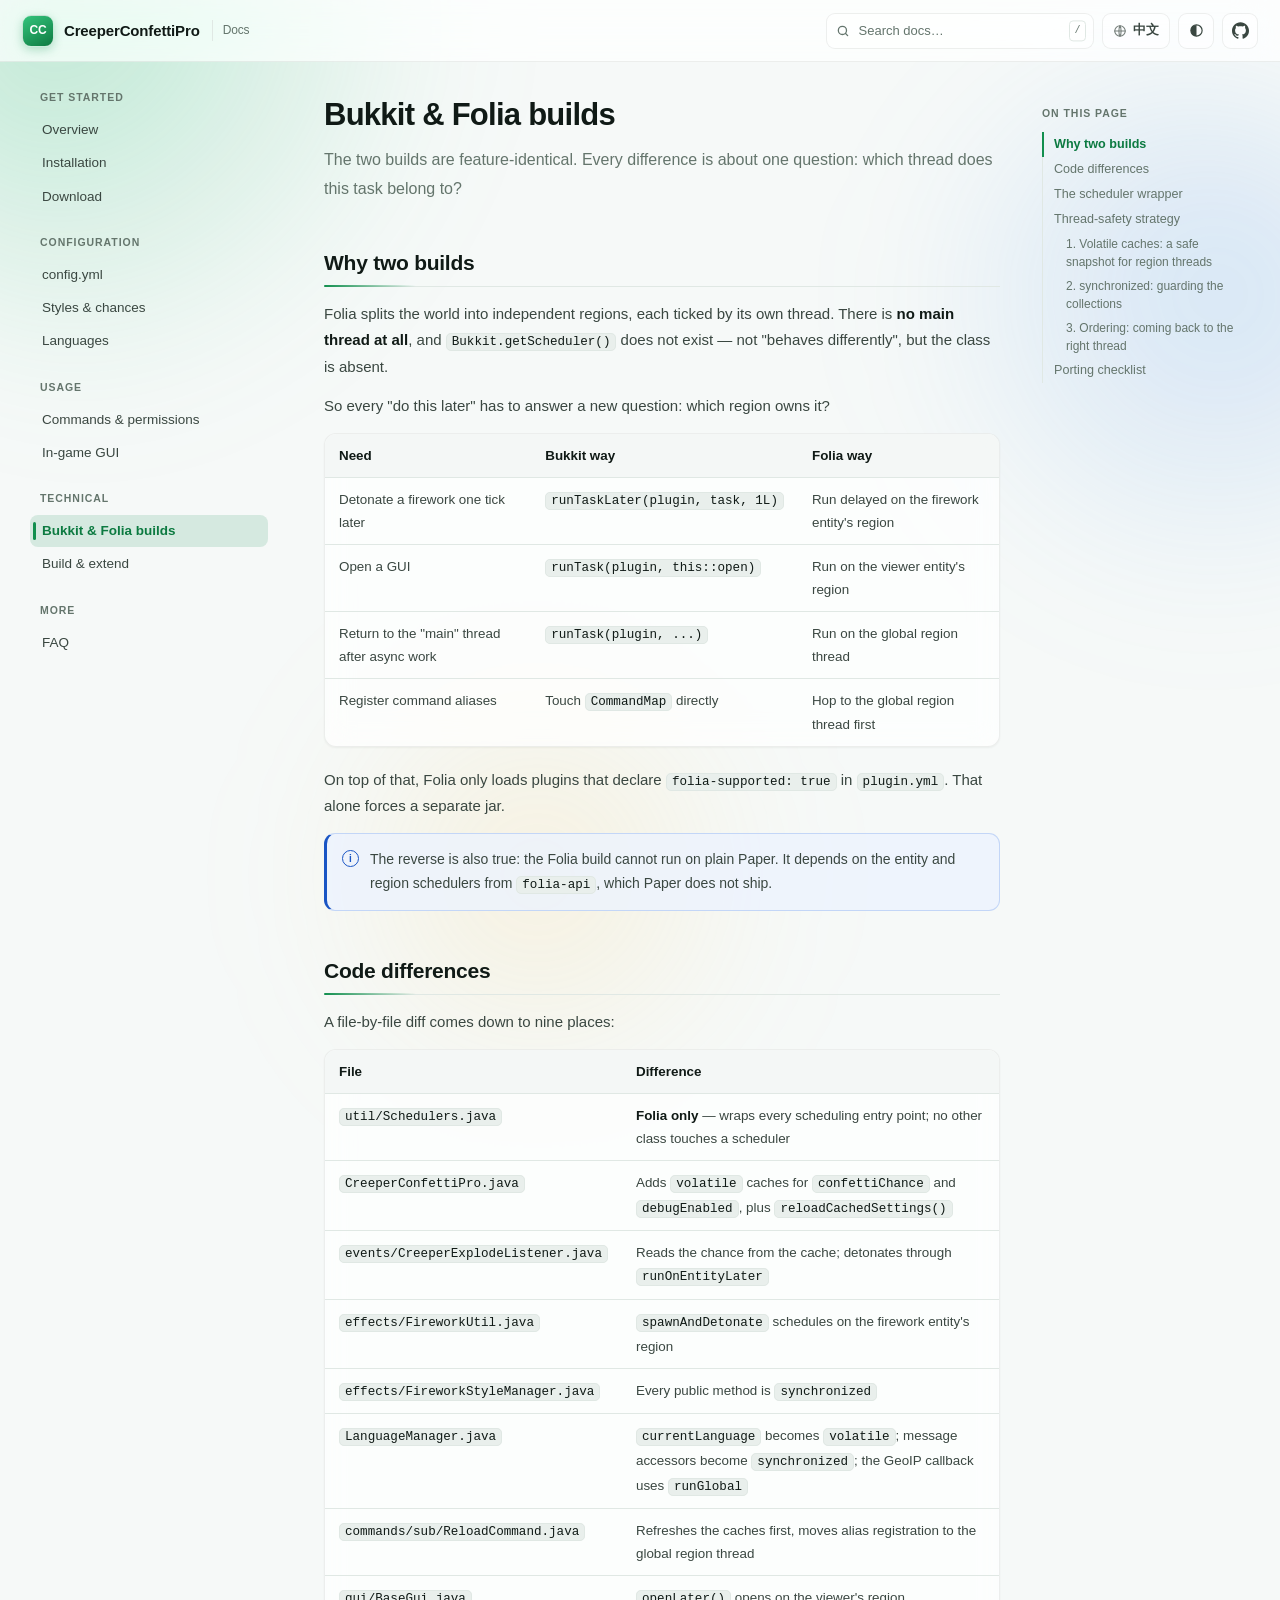
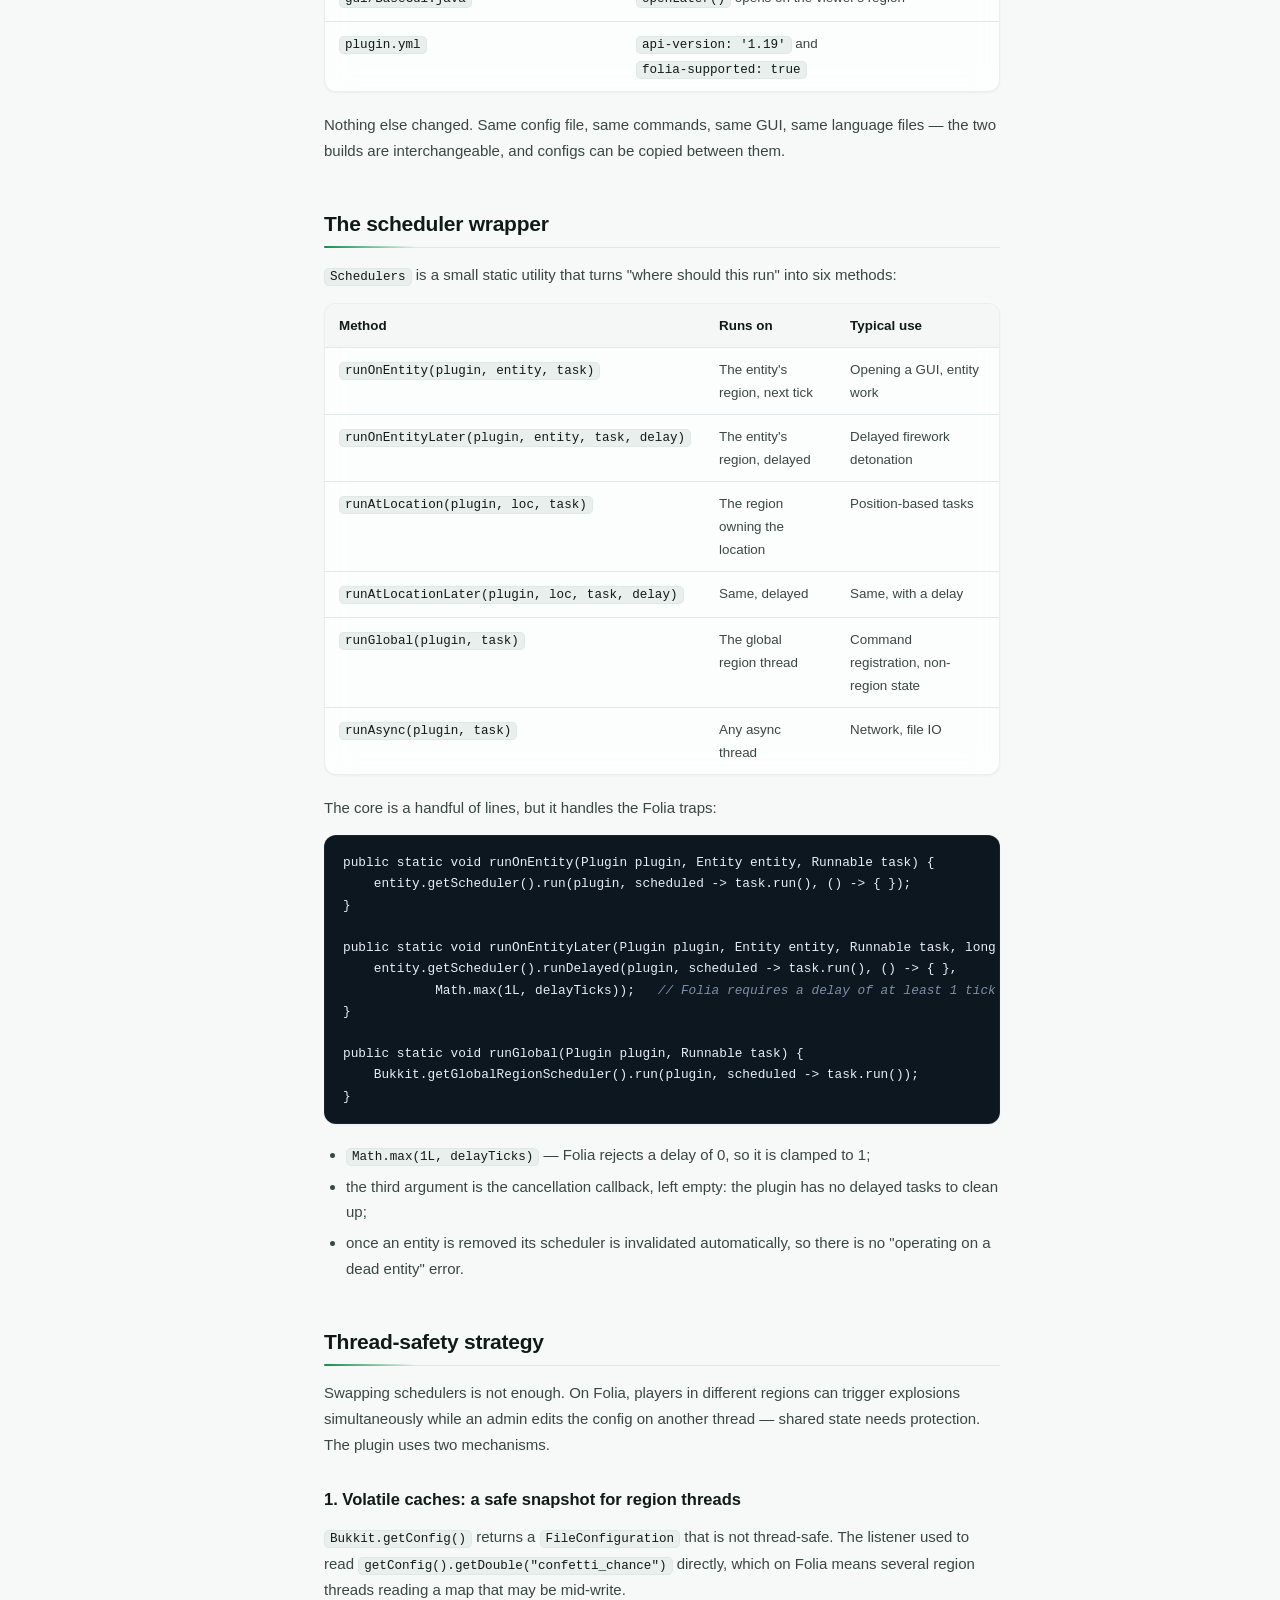
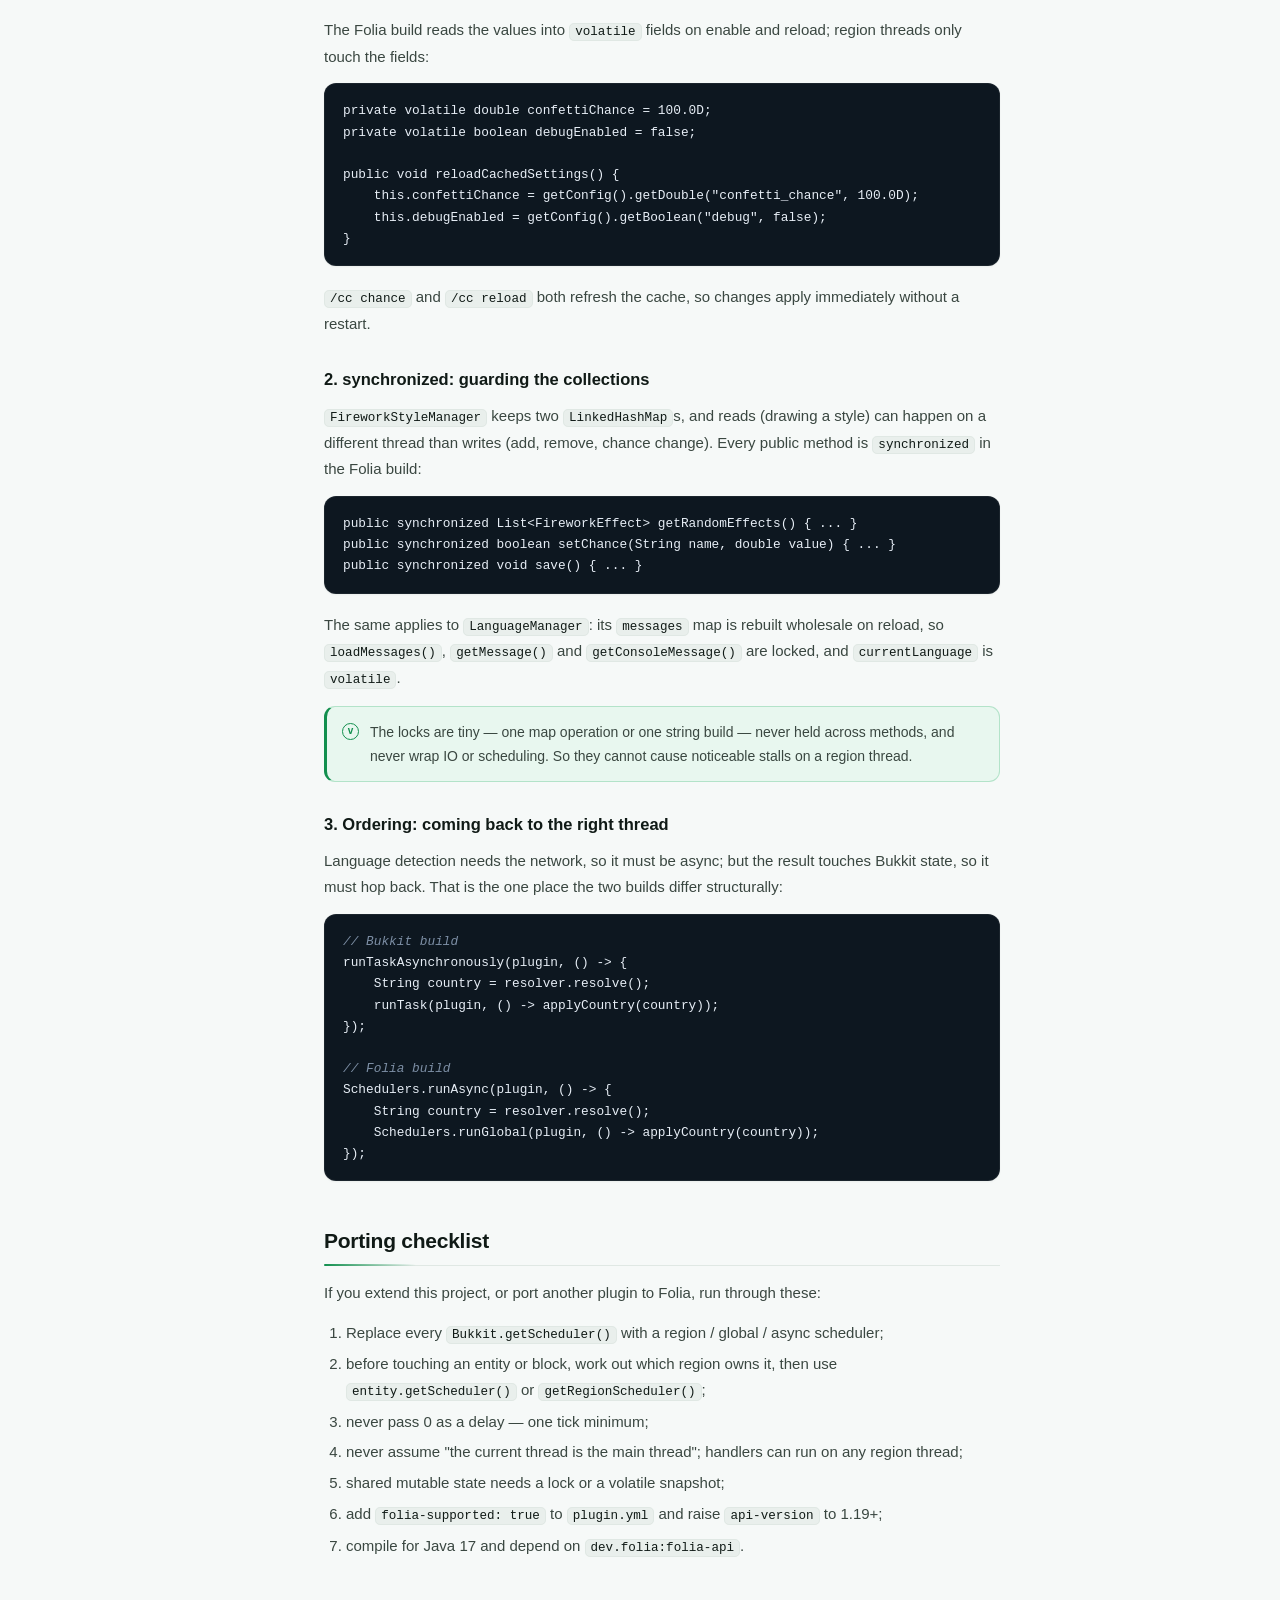
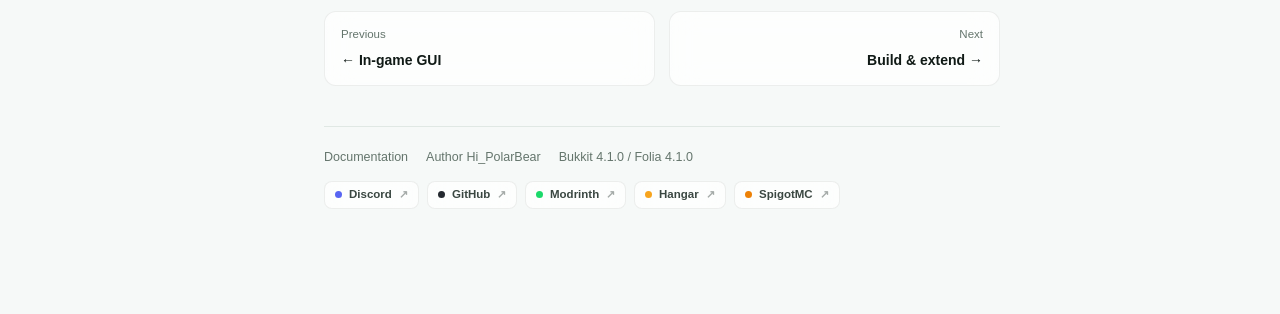
<file: site/folia.html>
<!DOCTYPE html>
<html lang="en" data-theme="light">
<head>
<meta charset="UTF-8">
<meta name="viewport" content="width=device-width, initial-scale=1">
<title>Bukkit &amp; Folia builds · CreeperConfettiPro</title>
<meta name="description" content="Why CreeperConfettiPro ships two builds: Folia has no main thread. Code diff, the Schedulers wrapper and the thread-safety strategy.">
<link rel="icon" href="https://cdn.modrinth.com/data/zOtyOPVB/bef4cc1825b9c005b7df620b4ca0ba039c67a660.jpeg">
<link rel="stylesheet" href="assets/site.css">
<script>try{var q=new URLSearchParams(location.search).get("theme");var m=q||localStorage.getItem("cc-theme-mode")||"auto";var d=m==="dark"||(m==="auto"&&matchMedia("(prefers-color-scheme: dark)").matches);document.documentElement.setAttribute("data-theme",d?"dark":"light");}catch(e){}</script>
</head>
<body data-page="folia">
<div class="bg-fx"></div>

<header id="topbar"></header>

<div class="shell">
  <aside class="sidebar" id="sidebar"></aside>

  <main class="main">

    <!-- ================= English ================= -->
    <article class="content lang-block" data-lang="en">

      <h1>Bukkit &amp; Folia builds</h1>
      <p class="lead">The two builds are feature-identical. Every difference is about one question: which thread does this task belong to?</p>

      <h2 id="why">Why two builds</h2>

      <p>Folia splits the world into independent regions, each ticked by its own thread. There is <strong>no main thread at all</strong>, and <code>Bukkit.getScheduler()</code> does not exist — not "behaves differently", but the class is absent.</p>

      <p>So every "do this later" has to answer a new question: which region owns it?</p>

      <div class="table-wrap reveal">
        <table>
          <thead><tr><th>Need</th><th>Bukkit way</th><th>Folia way</th></tr></thead>
          <tbody>
            <tr><td>Detonate a firework one tick later</td><td><code>runTaskLater(plugin, task, 1L)</code></td><td>Run delayed on the firework entity's region</td></tr>
            <tr><td>Open a GUI</td><td><code>runTask(plugin, this::open)</code></td><td>Run on the viewer entity's region</td></tr>
            <tr><td>Return to the "main" thread after async work</td><td><code>runTask(plugin, ...)</code></td><td>Run on the global region thread</td></tr>
            <tr><td>Register command aliases</td><td>Touch <code>CommandMap</code> directly</td><td>Hop to the global region thread first</td></tr>
          </tbody>
        </table>
      </div>

      <p>On top of that, Folia only loads plugins that declare <code>folia-supported: true</code> in <code>plugin.yml</code>. That alone forces a separate jar.</p>

      <div class="callout note reveal">
        <span class="co-icon">i</span>
        <p>The reverse is also true: the Folia build cannot run on plain Paper. It depends on the entity and region schedulers from <code>folia-api</code>, which Paper does not ship.</p>
      </div>

      <h2 id="diff">Code differences</h2>

      <p>A file-by-file diff comes down to nine places:</p>

      <div class="table-wrap reveal">
        <table>
          <thead><tr><th>File</th><th>Difference</th></tr></thead>
          <tbody>
            <tr><td><code>util/Schedulers.java</code></td><td><strong>Folia only</strong> — wraps every scheduling entry point; no other class touches a scheduler</td></tr>
            <tr><td><code>CreeperConfettiPro.java</code></td><td>Adds <code>volatile</code> caches for <code>confettiChance</code> and <code>debugEnabled</code>, plus <code>reloadCachedSettings()</code></td></tr>
            <tr><td><code>events/CreeperExplodeListener.java</code></td><td>Reads the chance from the cache; detonates through <code>runOnEntityLater</code></td></tr>
            <tr><td><code>effects/FireworkUtil.java</code></td><td><code>spawnAndDetonate</code> schedules on the firework entity's region</td></tr>
            <tr><td><code>effects/FireworkStyleManager.java</code></td><td>Every public method is <code>synchronized</code></td></tr>
            <tr><td><code>LanguageManager.java</code></td><td><code>currentLanguage</code> becomes <code>volatile</code>; message accessors become <code>synchronized</code>; the GeoIP callback uses <code>runGlobal</code></td></tr>
            <tr><td><code>commands/sub/ReloadCommand.java</code></td><td>Refreshes the caches first, moves alias registration to the global region thread</td></tr>
            <tr><td><code>gui/BaseGui.java</code></td><td><code>openLater()</code> opens on the viewer's region</td></tr>
            <tr><td><code>plugin.yml</code></td><td><code>api-version: '1.19'</code> and <code>folia-supported: true</code></td></tr>
          </tbody>
        </table>
      </div>

      <p>Nothing else changed. Same config file, same commands, same GUI, same language files — the two builds are interchangeable, and configs can be copied between them.</p>

      <h2 id="schedulers">The scheduler wrapper</h2>

      <p><code>Schedulers</code> is a small static utility that turns "where should this run" into six methods:</p>

      <div class="table-wrap reveal">
        <table>
          <thead><tr><th>Method</th><th>Runs on</th><th>Typical use</th></tr></thead>
          <tbody>
            <tr><td><code>runOnEntity(plugin, entity, task)</code></td><td>The entity's region, next tick</td><td>Opening a GUI, entity work</td></tr>
            <tr><td><code>runOnEntityLater(plugin, entity, task, delay)</code></td><td>The entity's region, delayed</td><td>Delayed firework detonation</td></tr>
            <tr><td><code>runAtLocation(plugin, loc, task)</code></td><td>The region owning the location</td><td>Position-based tasks</td></tr>
            <tr><td><code>runAtLocationLater(plugin, loc, task, delay)</code></td><td>Same, delayed</td><td>Same, with a delay</td></tr>
            <tr><td><code>runGlobal(plugin, task)</code></td><td>The global region thread</td><td>Command registration, non-region state</td></tr>
            <tr><td><code>runAsync(plugin, task)</code></td><td>Any async thread</td><td>Network, file IO</td></tr>
          </tbody>
        </table>
      </div>

      <p>The core is a handful of lines, but it handles the Folia traps:</p>

<pre><code>public static void runOnEntity(Plugin plugin, Entity entity, Runnable task) {
    entity.getScheduler().run(plugin, scheduled -&gt; task.run(), () -&gt; { });
}

public static void runOnEntityLater(Plugin plugin, Entity entity, Runnable task, long delayTicks) {
    entity.getScheduler().runDelayed(plugin, scheduled -&gt; task.run(), () -&gt; { },
            Math.max(1L, delayTicks));   <span class="tok-c">// Folia requires a delay of at least 1 tick</span>
}

public static void runGlobal(Plugin plugin, Runnable task) {
    Bukkit.getGlobalRegionScheduler().run(plugin, scheduled -&gt; task.run());
}</code></pre>

      <ul>
        <li><code>Math.max(1L, delayTicks)</code> — Folia rejects a delay of 0, so it is clamped to 1;</li>
        <li>the third argument is the cancellation callback, left empty: the plugin has no delayed tasks to clean up;</li>
        <li>once an entity is removed its scheduler is invalidated automatically, so there is no "operating on a dead entity" error.</li>
      </ul>

      <h2 id="thread">Thread-safety strategy</h2>

      <p>Swapping schedulers is not enough. On Folia, players in different regions can trigger explosions simultaneously while an admin edits the config on another thread — shared state needs protection. The plugin uses two mechanisms.</p>

      <h3 id="volatile">1. Volatile caches: a safe snapshot for region threads</h3>

      <p><code>Bukkit.getConfig()</code> returns a <code>FileConfiguration</code> that is not thread-safe. The listener used to read <code>getConfig().getDouble("confetti_chance")</code> directly, which on Folia means several region threads reading a map that may be mid-write.</p>

      <p>The Folia build reads the values into <code>volatile</code> fields on enable and reload; region threads only touch the fields:</p>

<pre><code>private volatile double confettiChance = 100.0D;
private volatile boolean debugEnabled = false;

public void reloadCachedSettings() {
    this.confettiChance = getConfig().getDouble("confetti_chance", 100.0D);
    this.debugEnabled = getConfig().getBoolean("debug", false);
}</code></pre>

      <p><code>/cc chance</code> and <code>/cc reload</code> both refresh the cache, so changes apply immediately without a restart.</p>

      <h3 id="synchronized">2. synchronized: guarding the collections</h3>

      <p><code>FireworkStyleManager</code> keeps two <code>LinkedHashMap</code>s, and reads (drawing a style) can happen on a different thread than writes (add, remove, chance change). Every public method is <code>synchronized</code> in the Folia build:</p>

<pre><code>public synchronized List&lt;FireworkEffect&gt; getRandomEffects() { ... }
public synchronized boolean setChance(String name, double value) { ... }
public synchronized void save() { ... }</code></pre>

      <p>The same applies to <code>LanguageManager</code>: its <code>messages</code> map is rebuilt wholesale on reload, so <code>loadMessages()</code>, <code>getMessage()</code> and <code>getConsoleMessage()</code> are locked, and <code>currentLanguage</code> is <code>volatile</code>.</p>

      <div class="callout tip reveal">
        <span class="co-icon">v</span>
        <p>The locks are tiny — one map operation or one string build — never held across methods, and never wrap IO or scheduling. So they cannot cause noticeable stalls on a region thread.</p>
      </div>

      <h3 id="order">3. Ordering: coming back to the right thread</h3>

      <p>Language detection needs the network, so it must be async; but the result touches Bukkit state, so it must hop back. That is the one place the two builds differ structurally:</p>

<pre><code><span class="tok-c">// Bukkit build</span>
runTaskAsynchronously(plugin, () -&gt; {
    String country = resolver.resolve();
    runTask(plugin, () -&gt; applyCountry(country));
});

<span class="tok-c">// Folia build</span>
Schedulers.runAsync(plugin, () -&gt; {
    String country = resolver.resolve();
    Schedulers.runGlobal(plugin, () -&gt; applyCountry(country));
});</code></pre>

      <h2 id="checklist">Porting checklist</h2>

      <p>If you extend this project, or port another plugin to Folia, run through these:</p>

      <ol>
        <li>Replace every <code>Bukkit.getScheduler()</code> with a region / global / async scheduler;</li>
        <li>before touching an entity or block, work out which region owns it, then use <code>entity.getScheduler()</code> or <code>getRegionScheduler()</code>;</li>
        <li>never pass 0 as a delay — one tick minimum;</li>
        <li>never assume "the current thread is the main thread"; handlers can run on any region thread;</li>
        <li>shared mutable state needs a lock or a volatile snapshot;</li>
        <li>add <code>folia-supported: true</code> to <code>plugin.yml</code> and raise <code>api-version</code> to 1.19+;</li>
        <li>compile for Java 17 and depend on <code>dev.folia:folia-api</code>.</li>
      </ol>

    </article>

    <!-- ================= 中文 ================= -->
    <article class="content lang-block" data-lang="zh">

      <h1>Bukkit 与 Folia 双分支</h1>
      <p class="lead">两个分支功能完全一致，代码差异只集中在「任务跑在哪个线程」这一件事上。理解这点，就能明白为什么不能只发一个 jar。</p>

      <h2 id="why">为什么需要两个分支</h2>

      <p>Folia 把世界切成多个互相独立的区域（region），每个区域由自己的线程按 tick 推进，<strong>根本不存在「主线程」</strong>。<code>Bukkit.getScheduler()</code> 在 Folia 上直接不存在——不是行为不同，而是那个类压根没有。</p>

      <p>于是所有「等一会儿再做」的需求都必须回答一个新问题：这件事属于哪个区域？</p>

      <div class="table-wrap reveal">
        <table>
          <thead><tr><th>需求</th><th>Bukkit 写法</th><th>Folia 写法</th></tr></thead>
          <tbody>
            <tr><td>延迟 1 tick 引爆烟花</td><td><code>runTaskLater(plugin, task, 1L)</code></td><td>在烟花实体所属区域上延迟执行</td></tr>
            <tr><td>打开 GUI</td><td><code>runTask(plugin, this::open)</code></td><td>在玩家实体所属区域上执行</td></tr>
            <tr><td>异步网络请求后回主线程</td><td><code>runTask(plugin, ...)</code></td><td>回到全局区域线程</td></tr>
            <tr><td>注册指令别名</td><td>直接改 <code>CommandMap</code></td><td>必须先切到全局区域线程</td></tr>
          </tbody>
        </table>
      </div>

      <p>另外，Folia 只加载 <code>plugin.yml</code> 里声明了 <code>folia-supported: true</code> 的插件，否则会拒绝启用。这也是 Folia 分支必须单独打包的原因之一。</p>

      <div class="callout note reveal">
        <span class="co-icon">i</span>
        <p>反过来，Folia 分支在普通 Paper 上也无法运行：它依赖 <code>folia-api</code> 里的实体调度器与区域调度器，而这些在 Paper 上不存在。</p>
      </div>

      <h2 id="diff">代码差异对照</h2>

      <p>逐文件对比后，改动集中在九处：</p>

      <div class="table-wrap reveal">
        <table>
          <thead><tr><th>文件</th><th>差异</th></tr></thead>
          <tbody>
            <tr><td><code>util/Schedulers.java</code></td><td><strong>仅 Folia 分支存在</strong>，封装全部调度入口，其余类不再直接调用调度器</td></tr>
            <tr><td><code>CreeperConfettiPro.java</code></td><td>新增 <code>volatile</code> 缓存的 <code>confettiChance</code> 与 <code>debugEnabled</code>，提供 <code>reloadCachedSettings()</code></td></tr>
            <tr><td><code>events/CreeperExplodeListener.java</code></td><td>概率从缓存读取；引爆改用 <code>runOnEntityLater</code></td></tr>
            <tr><td><code>effects/FireworkUtil.java</code></td><td><code>spawnAndDetonate</code> 改为在烟花实体所属区域延迟引爆</td></tr>
            <tr><td><code>effects/FireworkStyleManager.java</code></td><td>全部公开方法加 <code>synchronized</code></td></tr>
            <tr><td><code>LanguageManager.java</code></td><td><code>currentLanguage</code> 改为 <code>volatile</code>；消息读写方法加 <code>synchronized</code>；GeoIP 回调走 <code>runGlobal</code></td></tr>
            <tr><td><code>commands/sub/ReloadCommand.java</code></td><td>先刷新 volatile 缓存，别名注册丢到全局区域线程</td></tr>
            <tr><td><code>gui/BaseGui.java</code></td><td><code>openLater()</code> 改为在查看者实体所属区域打开</td></tr>
            <tr><td><code>plugin.yml</code></td><td><code>api-version: '1.19'</code> + <code>folia-supported: true</code></td></tr>
          </tbody>
        </table>
      </div>

      <p>除此之外，业务逻辑一行没改：同样的配置文件、同样的指令、同样的界面、同样的语言文件，两个分支可以互换使用（配置可以互相拷贝）。</p>

      <h2 id="schedulers">调度器封装</h2>

      <p><code>Schedulers</code> 是一个纯静态工具类，把「在哪里执行」抽象成六个方法：</p>

      <div class="table-wrap reveal">
        <table>
          <thead><tr><th>方法</th><th>执行位置</th><th>典型用途</th></tr></thead>
          <tbody>
            <tr><td><code>runOnEntity(plugin, entity, task)</code></td><td>实体所属区域，下一 tick</td><td>打开 GUI、操作实体</td></tr>
            <tr><td><code>runOnEntityLater(plugin, entity, task, delay)</code></td><td>实体所属区域，延迟 N tick</td><td>延迟引爆烟花</td></tr>
            <tr><td><code>runAtLocation(plugin, loc, task)</code></td><td>坐标所属区域，下一 tick</td><td>按位置判定归属的任务</td></tr>
            <tr><td><code>runAtLocationLater(plugin, loc, task, delay)</code></td><td>坐标所属区域，延迟 N tick</td><td>同上，带延迟</td></tr>
            <tr><td><code>runGlobal(plugin, task)</code></td><td>全局区域线程</td><td>注册指令、非区域相关的 Bukkit 状态</td></tr>
            <tr><td><code>runAsync(plugin, task)</code></td><td>任意异步线程</td><td>网络请求、文件 IO</td></tr>
          </tbody>
        </table>
      </div>

      <p>核心实现只有几行，但把 Folia 的几个坑都处理掉了：</p>

<pre><code>public static void runOnEntity(Plugin plugin, Entity entity, Runnable task) {
    entity.getScheduler().run(plugin, scheduled -&gt; task.run(), () -&gt; { });
}

public static void runOnEntityLater(Plugin plugin, Entity entity, Runnable task, long delayTicks) {
    entity.getScheduler().runDelayed(plugin, scheduled -&gt; task.run(), () -&gt; { },
            Math.max(1L, delayTicks));   <span class="tok-c">// Folia 要求延迟至少 1 tick</span>
}

public static void runGlobal(Plugin plugin, Runnable task) {
    Bukkit.getGlobalRegionScheduler().run(plugin, scheduled -&gt; task.run());
}</code></pre>

      <ul>
        <li><code>Math.max(1L, delayTicks)</code>：Folia 的延迟调度不接受 0，传 0 会抛异常，这里统一兜到 1；</li>
        <li>第三个参数是取消回调，留空即可——插件没有需要清理的延迟任务；</li>
        <li>实体被移除后调度器会自动失效，不会出现「对已死实体操作」的报错。</li>
      </ul>

      <h2 id="thread">线程安全策略</h2>

      <p>光换调度器还不够。Folia 下玩家可能在不同的区域线程上同时触发爆炸，而管理员在另一个线程执行指令改配置——共享状态必须自己保护。这个插件用了两种手段。</p>

      <h3 id="volatile">1. volatile 缓存：给区域线程一个安全快照</h3>

      <p><code>Bukkit.getConfig()</code> 返回的 <code>FileConfiguration</code> 不是线程安全的。原来爆炸监听里直接读 <code>getConfig().getDouble("confetti_chance")</code>，在 Folia 上相当于多个区域线程同时读一个可能正被写入的 Map。</p>

      <p>Folia 分支改为在启用与重载时把值读进 <code>volatile</code> 字段，区域线程只读这个字段：</p>

<pre><code>private volatile double confettiChance = 100.0D;
private volatile boolean debugEnabled = false;

public void reloadCachedSettings() {
    this.confettiChance = getConfig().getDouble("confetti_chance", 100.0D);
    this.debugEnabled = getConfig().getBoolean("debug", false);
}</code></pre>

      <p><code>/cc chance</code> 与 <code>/cc reload</code> 都会同步更新缓存，因此改完立刻生效，不需要重启。</p>

      <h3 id="synchronized">2. synchronized：给集合操作加锁</h3>

      <p><code>FireworkStyleManager</code> 内部是两个 <code>LinkedHashMap</code>，读取（抽样式）与写入（增删样式、改概率）可能发生在不同线程。Folia 分支给所有公开方法加了 <code>synchronized</code>：</p>

<pre><code>public synchronized List&lt;FireworkEffect&gt; getRandomEffects() { ... }
public synchronized boolean setChance(String name, double value) { ... }
public synchronized void save() { ... }</code></pre>

      <p>同理，<code>LanguageManager</code> 的 <code>messages</code> 是 <code>HashMap</code>，重载语言时整个表会被重建，因此 <code>loadMessages()</code>、<code>getMessage()</code>、<code>getConsoleMessage()</code> 都加了锁，<code>currentLanguage</code> 则声明为 <code>volatile</code>。</p>

      <div class="callout tip reveal">
        <span class="co-icon">v</span>
        <p>这些锁的粒度都很小（只包住一次 Map 操作或一次字符串拼接），不存在跨方法持锁，也不会在锁内做 IO 或调度，因此不会在区域线程上造成可感知的卡顿。</p>
      </div>

      <h3 id="order">3. 顺序问题：异步之后必须回到正确的线程</h3>

      <p>语言自动检测需要访问网络，只能在异步线程做；但拿到结果后要改的是 Bukkit 状态，必须切回来。两个分支的区别就在这里：</p>

<pre><code><span class="tok-c">// Bukkit 分支</span>
runTaskAsynchronously(plugin, () -&gt; {
    String country = resolver.resolve();
    runTask(plugin, () -&gt; applyCountry(country));
});

<span class="tok-c">// Folia 分支</span>
Schedulers.runAsync(plugin, () -&gt; {
    String country = resolver.resolve();
    Schedulers.runGlobal(plugin, () -&gt; applyCountry(country));
});</code></pre>

      <h2 id="checklist">把插件迁到 Folia 的检查清单</h2>

      <p>如果你要基于这个项目做二次开发，或者把别的插件搬过来，按这几条过一遍基本不会踩坑：</p>

      <ol>
        <li>把 <code>Bukkit.getScheduler()</code> 全部替换成区域/全局/异步调度器；</li>
        <li>凡是操作实体或方块，先确定它属于哪个区域，再用 <code>entity.getScheduler()</code> 或 <code>getRegionScheduler()</code>；</li>
        <li>延迟参数不要传 0，最少 1 tick；</li>
        <li>不要假设「当前线程就是主线程」，事件处理器可能跑在任意区域线程；</li>
        <li>共享可变状态要么加锁，要么改成 volatile 快照；</li>
        <li><code>plugin.yml</code> 加上 <code>folia-supported: true</code>，<code>api-version</code> 提到 1.19 以上；</li>
        <li>编译目标提到 Java 17，依赖换成 <code>dev.folia:folia-api</code>。</li>
      </ol>

    </article>

    <nav class="pager" id="pager"></nav>

    <footer class="foot" id="foot"></footer>
  </main>

  <aside class="toc" id="toc"></aside>
</div>

<script src="assets/i18n.js"></script>
<script src="assets/nav.js"></script>
<script src="assets/app.js"></script>
</body>
</html>
</file>
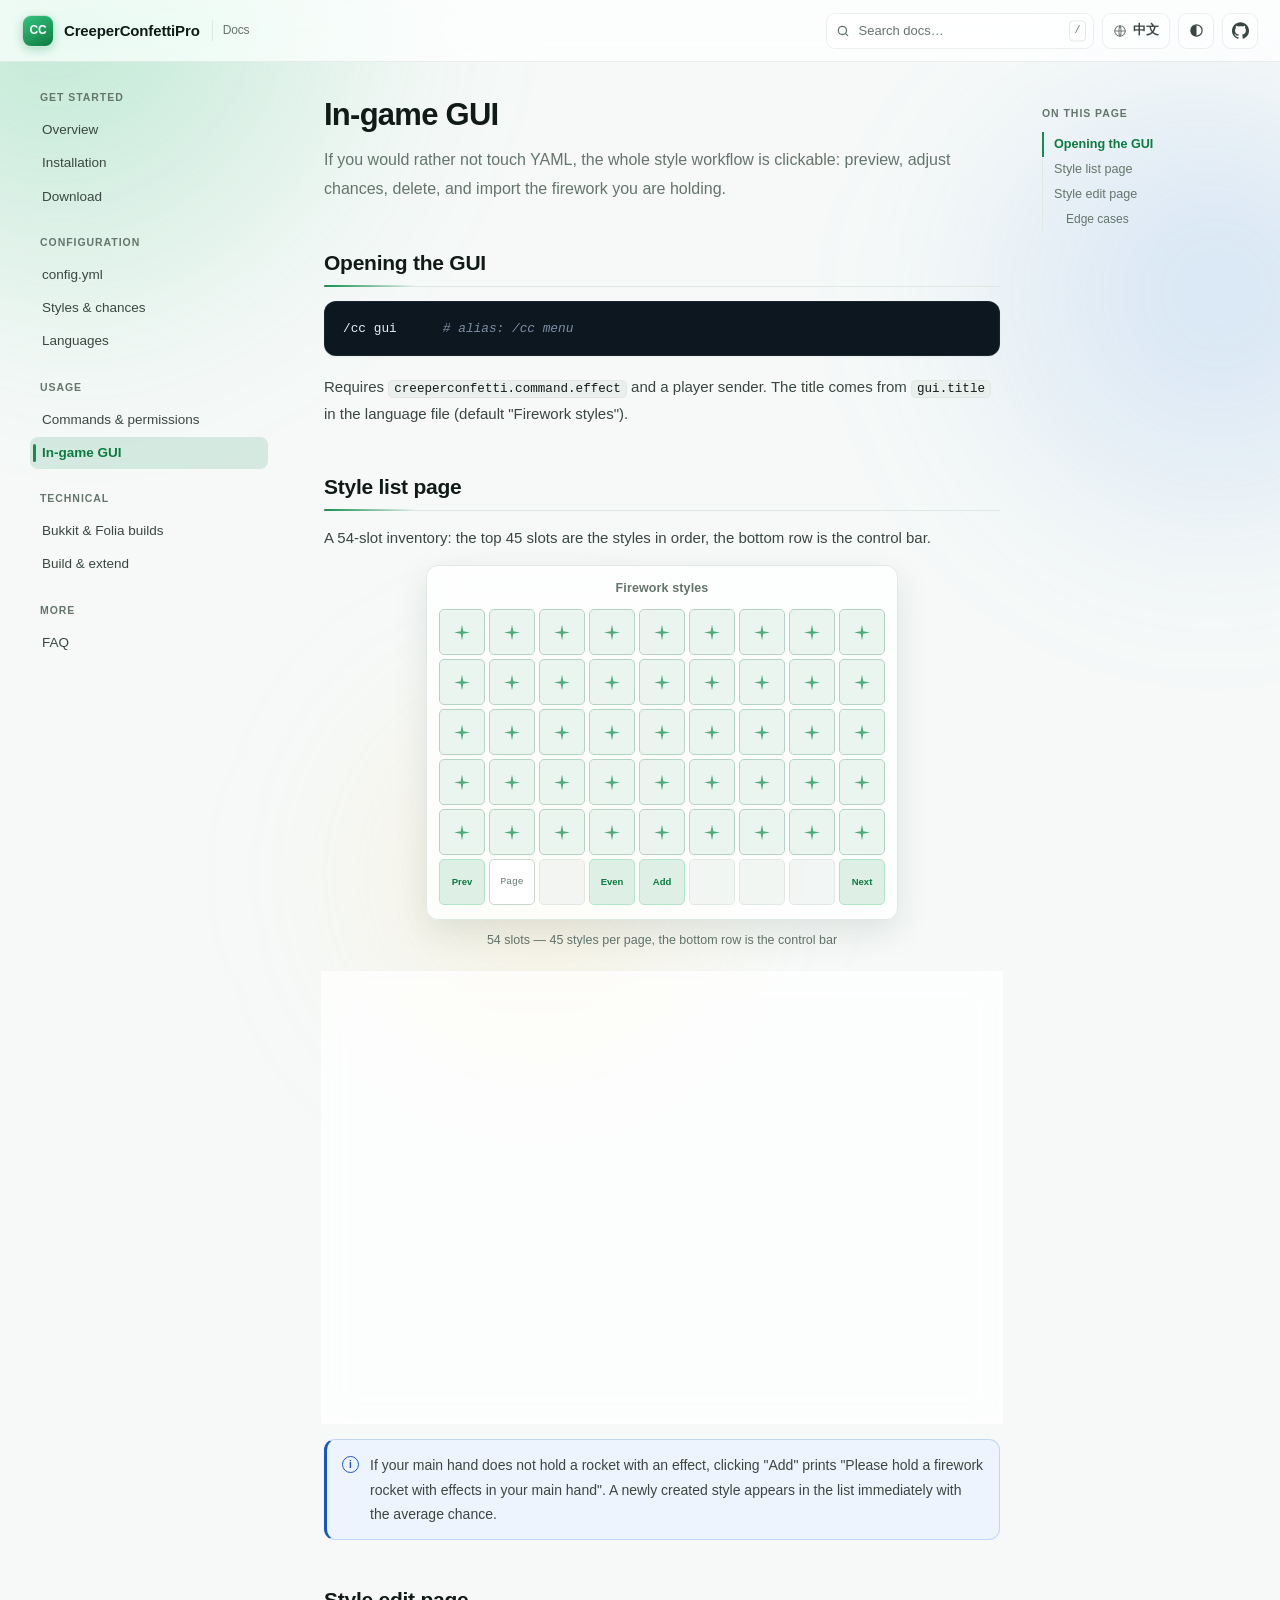
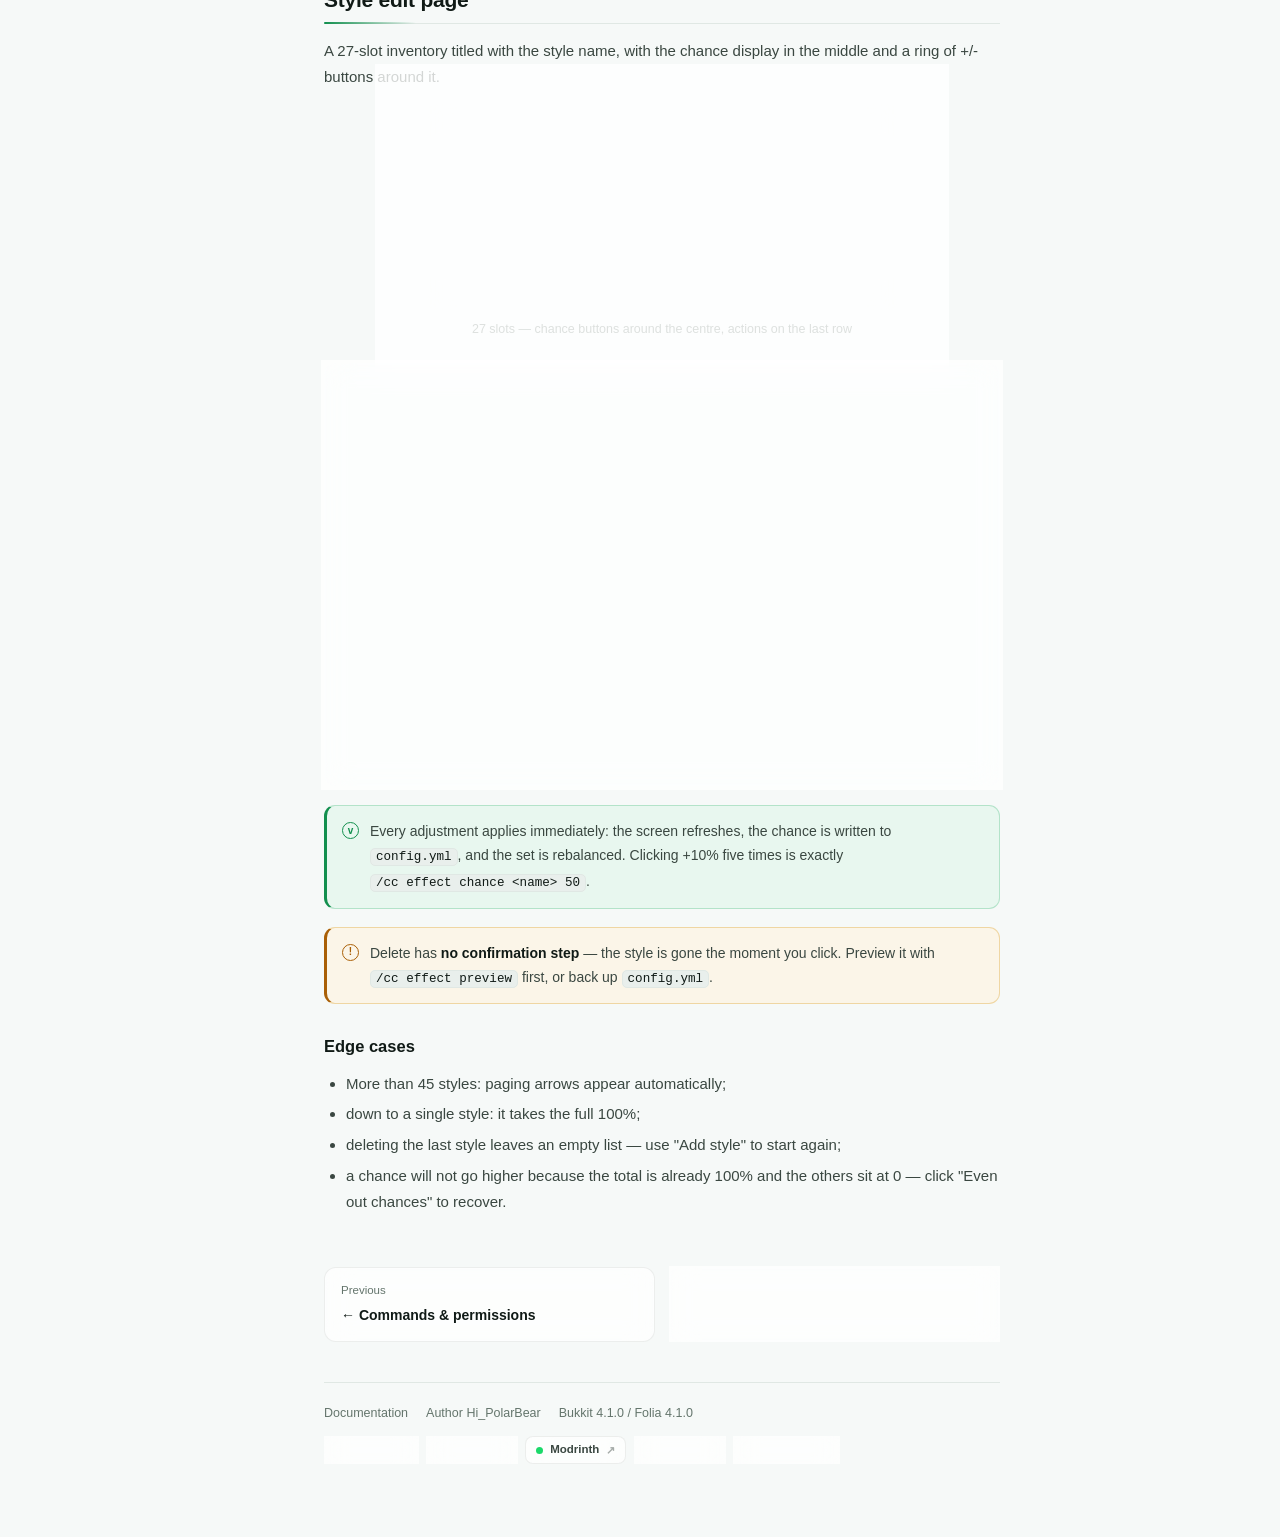
<file: site/gui.html>
<!DOCTYPE html>
<html lang="en" data-theme="light">
<head>
<meta charset="UTF-8">
<meta name="viewport" content="width=device-width, initial-scale=1">
<title>In-game GUI · CreeperConfettiPro</title>
<meta name="description" content="Manage firework styles from a chest GUI: list page and edit page slot maps, left-click to edit, right-click to preview, chance buttons and delete.">
<link rel="icon" href="https://cdn.modrinth.com/data/zOtyOPVB/bef4cc1825b9c005b7df620b4ca0ba039c67a660.jpeg">
<link rel="stylesheet" href="assets/site.css">
<script>try{var q=new URLSearchParams(location.search).get("theme");var m=q||localStorage.getItem("cc-theme-mode")||"auto";var d=m==="dark"||(m==="auto"&&matchMedia("(prefers-color-scheme: dark)").matches);document.documentElement.setAttribute("data-theme",d?"dark":"light");}catch(e){}</script>
</head>
<body data-page="gui">
<div class="bg-fx"></div>

<header id="topbar"></header>

<div class="shell">
  <aside class="sidebar" id="sidebar"></aside>

  <main class="main">

    <!-- ================= English ================= -->
    <article class="content lang-block" data-lang="en">

      <h1>In-game GUI</h1>
      <p class="lead">If you would rather not touch YAML, the whole style workflow is clickable: preview, adjust chances, delete, and import the firework you are holding.</p>

      <h2 id="open">Opening the GUI</h2>

<pre><code>/cc gui      <span class="tok-c"># alias: /cc menu</span></code></pre>

      <p>Requires <code>creeperconfetti.command.effect</code> and a player sender. The title comes from <code>gui.title</code> in the language file (default "Firework styles").</p>

      <h2 id="list">Style list page</h2>

      <p>A 54-slot inventory: the top 45 slots are the styles in order, the bottom row is the control bar.</p>

      <div class="gui-window reveal">
        <div class="gui-title">Firework styles</div>
        <div class="gui-grid" data-gui="list"></div>
      </div>
      <div class="gui-cap">54 slots — 45 styles per page, the bottom row is the control bar</div>

      <div class="table-wrap reveal">
        <table>
          <thead><tr><th>Slot</th><th>Content</th><th>On click</th></tr></thead>
          <tbody>
            <tr><td>0 – 44</td><td>One firework icon per style: name, effect count, current chance</td><td>Left-click opens the edit page; right-click previews it here</td></tr>
            <tr><td>45</td><td>Previous page (arrow)</td><td>Shown when page &gt; 1</td></tr>
            <tr><td>46</td><td>Page indicator (paper)</td><td>Display only, e.g. "Page 1/2"</td></tr>
            <tr><td>47, 50–52</td><td>Gray glass pane filler</td><td>nothing</td></tr>
            <tr><td>48</td><td>Even out chances (hopper)</td><td>Resets every chance to the average and saves</td></tr>
            <tr><td>49</td><td>Add style (nether star)</td><td>Reads the rocket in your hand and creates a style</td></tr>
            <tr><td>53</td><td>Next page (arrow)</td><td>Shown when more styles exist</td></tr>
          </tbody>
        </table>
      </div>

      <div class="callout note reveal">
        <span class="co-icon">i</span>
        <p>If your main hand does not hold a rocket with an effect, clicking "Add" prints "Please hold a firework rocket with effects in your main hand". A newly created style appears in the list immediately with the average chance.</p>
      </div>

      <h2 id="edit">Style edit page</h2>

      <p>A 27-slot inventory titled with the style name, with the chance display in the middle and a ring of +/- buttons around it.</p>

      <div class="gui-window reveal">
        <div class="gui-title">Firework styles</div>
        <div class="gui-grid" data-gui="edit"></div>
      </div>
      <div class="gui-cap">27 slots — chance buttons around the centre, actions on the last row</div>

      <div class="table-wrap reveal">
        <table>
          <thead><tr><th>Slot</th><th>Button</th><th>On click</th></tr></thead>
          <tbody>
            <tr><td>4</td><td>Firework icon</td><td>Preview the current style</td></tr>
            <tr><td>10 / 11 / 12</td><td>Red panes −10% / −5% / −1%</td><td>Lower this style's chance; the others are compensated</td></tr>
            <tr><td>13</td><td>Paper (current chance)</td><td>Shows "Current chance: xx% (total always stays at 100%)"</td></tr>
            <tr><td>14 / 15 / 16</td><td>Lime panes +1% / +5% / +10%</td><td>Raise this style's chance; the others are compensated</td></tr>
            <tr><td>18</td><td>Fire charge</td><td>Copy the held rocket's effects into this style</td></tr>
            <tr><td>22</td><td>Barrier</td><td>Delete this style</td></tr>
            <tr><td>26</td><td>Arrow</td><td>Back to the list</td></tr>
          </tbody>
        </table>
      </div>

      <div class="callout tip reveal">
        <span class="co-icon">v</span>
        <p>Every adjustment applies immediately: the screen refreshes, the chance is written to <code>config.yml</code>, and the set is rebalanced. Clicking +10% five times is exactly <code>/cc effect chance &lt;name&gt; 50</code>.</p>
      </div>

      <div class="callout warn reveal">
        <span class="co-icon">!</span>
        <p>Delete has <strong>no confirmation step</strong> — the style is gone the moment you click. Preview it with <code>/cc effect preview</code> first, or back up <code>config.yml</code>.</p>
      </div>

      <h3 id="limits">Edge cases</h3>

      <ul>
        <li>More than 45 styles: paging arrows appear automatically;</li>
        <li>down to a single style: it takes the full 100%;</li>
        <li>deleting the last style leaves an empty list — use "Add style" to start again;</li>
        <li>a chance will not go higher because the total is already 100% and the others sit at 0 — click "Even out chances" to recover.</li>
      </ul>

    </article>

    <!-- ================= 中文 ================= -->
    <article class="content lang-block" data-lang="zh">

      <h1>图形界面</h1>
      <p class="lead">不想改 YAML 的话，整个样式管理都可以在箱子里点完：预览、调概率、删除、把手里这支烟花存进去。</p>

      <h2 id="open">打开界面</h2>

<pre><code>/cc gui      <span class="tok-c"># 别名 /cc menu</span></code></pre>

      <p>需要 <code>creeperconfetti.command.effect</code> 权限，且只能由玩家执行。界面标题取自语言文件的 <code>gui.title</code>（默认「烟花样式管理」）。</p>

      <h2 id="list">样式列表页</h2>

      <p>54 格界面，上方 45 格按顺序平铺所有样式，下方一行是操作区。</p>

      <div class="gui-window reveal">
        <div class="gui-title">烟花样式管理</div>
        <div class="gui-grid" data-gui="list"></div>
      </div>
      <div class="gui-cap">54 格 —— 每页 45 个样式，最下一行是操作区</div>

      <div class="table-wrap reveal">
        <table>
          <thead><tr><th>槽位</th><th>内容</th><th>点击效果</th></tr></thead>
          <tbody>
            <tr><td>0 – 44</td><td>每个样式一个烟花图标，名称 + 效果数量 + 当前概率</td><td>左键进入编辑页；右键当场预览</td></tr>
            <tr><td>45</td><td>上一页（箭头）</td><td>页码 &gt; 1 时出现</td></tr>
            <tr><td>46</td><td>页码（纸）</td><td>仅显示，例如「第 1/2 页」</td></tr>
            <tr><td>47、50–52</td><td>灰色玻璃板填充</td><td>无</td></tr>
            <tr><td>48</td><td>平均分配概率（漏斗）</td><td>所有样式概率重置为平均值并保存</td></tr>
            <tr><td>49</td><td>添加烟花样式（下界之星）</td><td>读取主手烟花并新增样式，自动命名</td></tr>
            <tr><td>53</td><td>下一页（箭头）</td><td>还有更多样式时出现</td></tr>
          </tbody>
        </table>
      </div>

      <div class="callout note reveal">
        <span class="co-icon">i</span>
        <p>点「添加烟花样式」时，如果你主手拿的不是带效果的烟花火箭，会在聊天栏提示「请在主手中拿着带有烟花效果的烟花火箭」。新建的样式会立刻出现在列表里，并自动获得平均概率。</p>
      </div>

      <h2 id="edit">样式编辑页</h2>

      <p>27 格界面，标题显示样式名，围绕中央的概率显示排开一组加减按钮。</p>

      <div class="gui-window reveal">
        <div class="gui-title">烟花样式管理</div>
        <div class="gui-grid" data-gui="edit"></div>
      </div>
      <div class="gui-cap">27 格 —— 中间是概率，最下一行是操作</div>

      <div class="table-wrap reveal">
        <table>
          <thead><tr><th>槽位</th><th>按钮</th><th>点击效果</th></tr></thead>
          <tbody>
            <tr><td>4</td><td>烟花图标</td><td>预览当前样式</td></tr>
            <tr><td>10 / 11 / 12</td><td>红色玻璃板 −10% / −5% / −1%</td><td>降低该样式概率，其余样式自动补偿</td></tr>
            <tr><td>13</td><td>纸（当前概率）</td><td>显示「当前概率: xx%（总和自动保持 100%）」</td></tr>
            <tr><td>14 / 15 / 16</td><td>绿色玻璃板 +1% / +5% / +10%</td><td>提高该样式概率，其余样式自动补偿</td></tr>
            <tr><td>18</td><td>火焰弹</td><td>把主手烟花的效果写入该样式</td></tr>
            <tr><td>22</td><td>屏障</td><td>立即删除该样式</td></tr>
            <tr><td>26</td><td>箭头</td><td>返回列表</td></tr>
          </tbody>
        </table>
      </div>

      <div class="callout tip reveal">
        <span class="co-icon">v</span>
        <p>每一次加减都是即时生效的：界面刷新、概率写回 <code>config.yml</code>、并再平衡一次。所以连续点 +10% 五次就等于 <code>/cc effect chance &lt;名称&gt; 50</code>。</p>
      </div>

      <div class="callout warn reveal">
        <span class="co-icon">!</span>
        <p>删除操作<strong>没有二次确认弹窗</strong>，点下去样式就没了。删除前先 <code>/cc effect preview</code> 看一眼，或者提前备份 <code>config.yml</code>。</p>
      </div>

      <h3 id="limits">界面里的边界情况</h3>

      <ul>
        <li>样式多到超过 45 个时自动分页，翻页按钮才会出现；</li>
        <li>删到只剩一个样式时，它会自动占满 100%；</li>
        <li>删除最后一个样式后界面为空，用「添加烟花样式」重新建立；</li>
        <li>概率加不上去是因为已经 100%，其它样式已被压到 0，此时可以点「平均分配」复位。</li>
      </ul>

    </article>

    <nav class="pager" id="pager"></nav>

    <footer class="foot" id="foot"></footer>
  </main>

  <aside class="toc" id="toc"></aside>
</div>

<script src="assets/i18n.js"></script>
<script src="assets/nav.js"></script>
<script src="assets/app.js"></script>
</body>
</html>
</file>
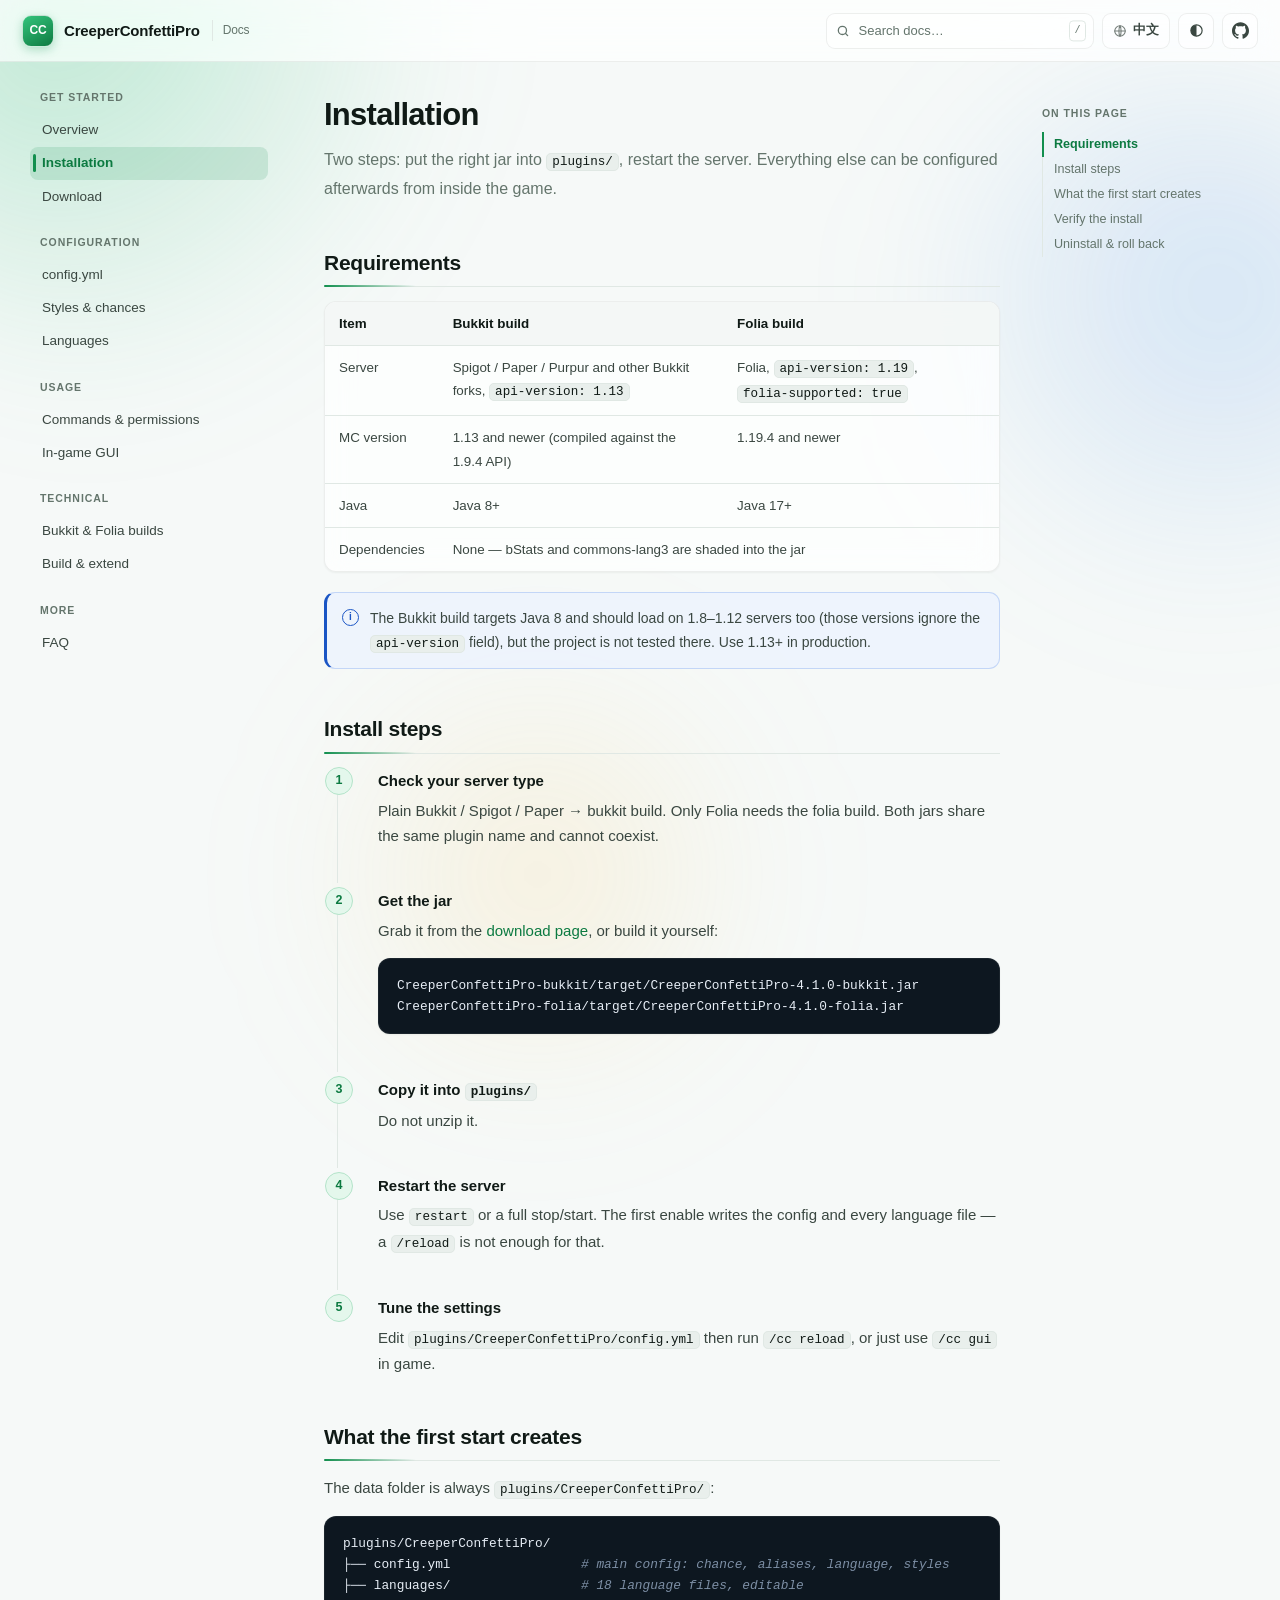
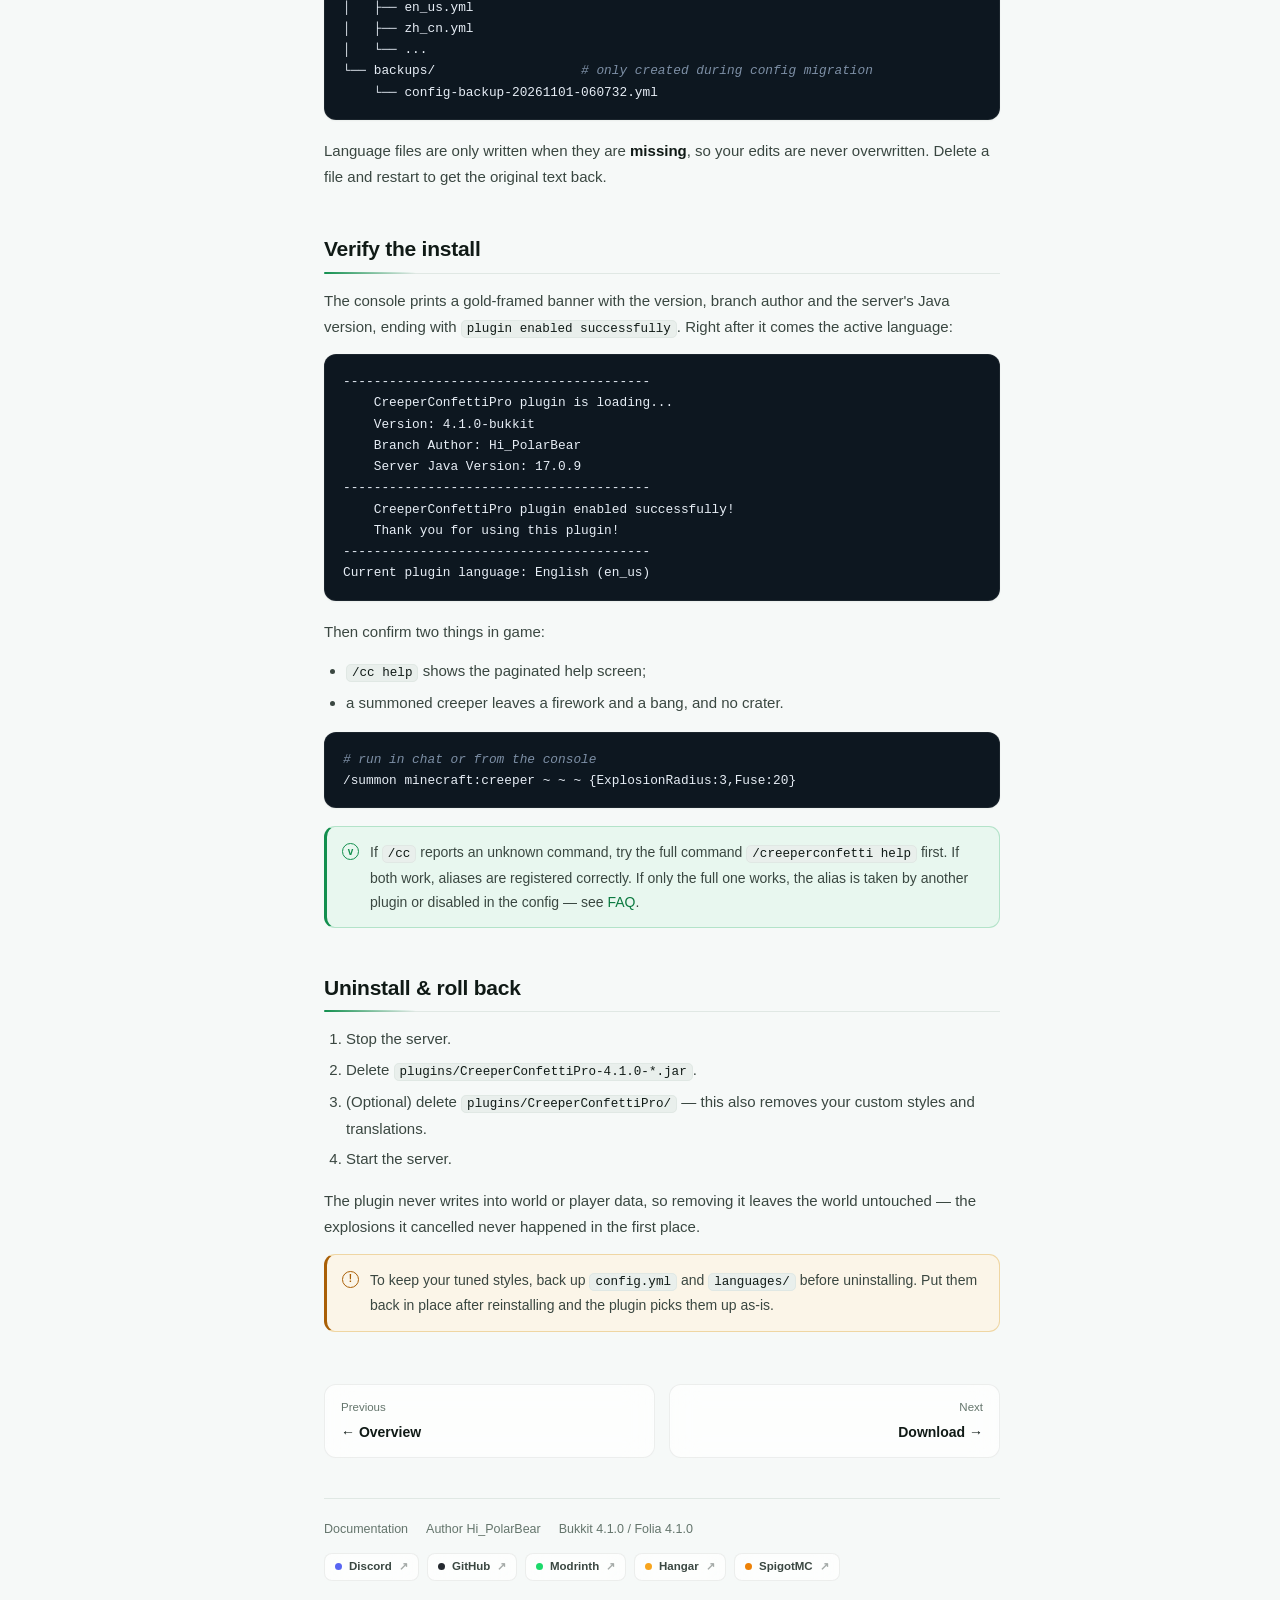
<file: site/install.html>
<!DOCTYPE html>
<html lang="en" data-theme="light">
<head>
<meta charset="UTF-8">
<meta name="viewport" content="width=device-width, initial-scale=1">
<title>Installation · CreeperConfettiPro</title>
<meta name="description" content="Requirements, install steps, generated files, verification and uninstall for CreeperConfettiPro.">
<link rel="icon" href="https://cdn.modrinth.com/data/zOtyOPVB/bef4cc1825b9c005b7df620b4ca0ba039c67a660.jpeg">
<link rel="stylesheet" href="assets/site.css">
<script>try{var q=new URLSearchParams(location.search).get("theme");var m=q||localStorage.getItem("cc-theme-mode")||"auto";var d=m==="dark"||(m==="auto"&&matchMedia("(prefers-color-scheme: dark)").matches);document.documentElement.setAttribute("data-theme",d?"dark":"light");}catch(e){}</script>
</head>
<body data-page="install">
<div class="bg-fx"></div>

<header id="topbar"></header>

<div class="shell">
  <aside class="sidebar" id="sidebar"></aside>

  <main class="main">

    <!-- ================= English ================= -->
    <article class="content lang-block" data-lang="en">

      <h1>Installation</h1>
      <p class="lead">Two steps: put the right jar into <code>plugins/</code>, restart the server. Everything else can be configured afterwards from inside the game.</p>

      <h2 id="require">Requirements</h2>

      <div class="table-wrap reveal">
        <table>
          <thead>
            <tr><th>Item</th><th>Bukkit build</th><th>Folia build</th></tr>
          </thead>
          <tbody>
            <tr>
              <td>Server</td>
              <td>Spigot / Paper / Purpur and other Bukkit forks, <code>api-version: 1.13</code></td>
              <td>Folia, <code>api-version: 1.19</code>, <code>folia-supported: true</code></td>
            </tr>
            <tr>
              <td>MC version</td>
              <td>1.13 and newer (compiled against the 1.9.4 API)</td>
              <td>1.19.4 and newer</td>
            </tr>
            <tr>
              <td>Java</td>
              <td>Java 8+</td>
              <td>Java 17+</td>
            </tr>
            <tr>
              <td>Dependencies</td>
              <td colspan="2">None — bStats and commons-lang3 are shaded into the jar</td>
            </tr>
          </tbody>
        </table>
      </div>

      <div class="callout note reveal">
        <span class="co-icon">i</span>
        <p>The Bukkit build targets Java 8 and should load on 1.8–1.12 servers too (those versions ignore the <code>api-version</code> field), but the project is not tested there. Use 1.13+ in production.</p>
      </div>

      <h2 id="install">Install steps</h2>

      <ol class="steps">
        <li>
          <div class="s-title">Check your server type</div>
          <p>Plain Bukkit / Spigot / Paper → bukkit build. Only Folia needs the folia build. Both jars share the same plugin name and cannot coexist.</p>
        </li>
        <li>
          <div class="s-title">Get the jar</div>
          <p>Grab it from the <a href="download.html">download page</a>, or build it yourself:</p>
<pre><code>CreeperConfettiPro-bukkit/target/CreeperConfettiPro-4.1.0-bukkit.jar
CreeperConfettiPro-folia/target/CreeperConfettiPro-4.1.0-folia.jar</code></pre>
        </li>
        <li>
          <div class="s-title">Copy it into <code>plugins/</code></div>
          <p>Do not unzip it.</p>
        </li>
        <li>
          <div class="s-title">Restart the server</div>
          <p>Use <code>restart</code> or a full stop/start. The first enable writes the config and every language file — a <code>/reload</code> is not enough for that.</p>
        </li>
        <li>
          <div class="s-title">Tune the settings</div>
          <p>Edit <code>plugins/CreeperConfettiPro/config.yml</code> then run <code>/cc reload</code>, or just use <code>/cc gui</code> in game.</p>
        </li>
      </ol>

      <h2 id="files">What the first start creates</h2>

      <p>The data folder is always <code>plugins/CreeperConfettiPro/</code>:</p>

<pre><code>plugins/CreeperConfettiPro/
├── config.yml                 <span class="tok-c"># main config: chance, aliases, language, styles</span>
├── languages/                 <span class="tok-c"># 18 language files, editable</span>
│   ├── en_us.yml
│   ├── zh_cn.yml
│   └── ...
└── backups/                   <span class="tok-c"># only created during config migration</span>
    └── config-backup-20261101-060732.yml</code></pre>

      <p>Language files are only written when they are <strong>missing</strong>, so your edits are never overwritten. Delete a file and restart to get the original text back.</p>

      <h2 id="verify">Verify the install</h2>

      <p>The console prints a gold-framed banner with the version, branch author and the server's Java version, ending with <code>plugin enabled successfully</code>. Right after it comes the active language:</p>

<pre><code>----------------------------------------
    CreeperConfettiPro plugin is loading...
    Version: 4.1.0-bukkit
    Branch Author: Hi_PolarBear
    Server Java Version: 17.0.9
----------------------------------------
    CreeperConfettiPro plugin enabled successfully!
    Thank you for using this plugin!
----------------------------------------
Current plugin language: English (en_us)</code></pre>

      <p>Then confirm two things in game:</p>

      <ul>
        <li><code>/cc help</code> shows the paginated help screen;</li>
        <li>a summoned creeper leaves a firework and a bang, and no crater.</li>
      </ul>

<pre><code><span class="tok-c"># run in chat or from the console</span>
/summon minecraft:creeper ~ ~ ~ {ExplosionRadius:3,Fuse:20}</code></pre>

      <div class="callout tip reveal">
        <span class="co-icon">v</span>
        <p>If <code>/cc</code> reports an unknown command, try the full command <code>/creeperconfetti help</code> first. If both work, aliases are registered correctly. If only the full one works, the alias is taken by another plugin or disabled in the config — see <a href="faq.html#alias">FAQ</a>.</p>
      </div>

      <h2 id="uninstall">Uninstall &amp; roll back</h2>

      <ol>
        <li>Stop the server.</li>
        <li>Delete <code>plugins/CreeperConfettiPro-4.1.0-*.jar</code>.</li>
        <li>(Optional) delete <code>plugins/CreeperConfettiPro/</code> — this also removes your custom styles and translations.</li>
        <li>Start the server.</li>
      </ol>

      <p>The plugin never writes into world or player data, so removing it leaves the world untouched — the explosions it cancelled never happened in the first place.</p>

      <div class="callout warn reveal">
        <span class="co-icon">!</span>
        <p>To keep your tuned styles, back up <code>config.yml</code> and <code>languages/</code> before uninstalling. Put them back in place after reinstalling and the plugin picks them up as-is.</p>
      </div>

    </article>

    <!-- ================= 中文 ================= -->
    <article class="content lang-block" data-lang="zh">

      <h1>安装与部署</h1>
      <p class="lead">整个安装过程只有两步：把正确的 jar 放进 <code>plugins/</code>，重启服务端。所有配置都可以在启动后通过游戏内指令完成。</p>

      <h2 id="require">环境要求</h2>

      <div class="table-wrap reveal">
        <table>
          <thead>
            <tr><th>项目</th><th>Bukkit 分支</th><th>Folia 分支</th></tr>
          </thead>
          <tbody>
            <tr>
              <td>服务端</td>
              <td>Spigot / Paper / Purpur 等 Bukkit 系，<code>api-version: 1.13</code></td>
              <td>Folia，<code>api-version: 1.19</code>，<code>folia-supported: true</code></td>
            </tr>
            <tr>
              <td>MC 版本</td>
              <td>1.13 及以上（编译基于 1.9.4 API）</td>
              <td>1.19.4 及以上</td>
            </tr>
            <tr>
              <td>Java</td>
              <td>Java 8 及以上</td>
              <td>Java 17 及以上</td>
            </tr>
            <tr>
              <td>依赖</td>
              <td colspan="2">无。bStats 与 commons-lang3 已通过 shade 打进 jar 内部</td>
            </tr>
          </tbody>
        </table>
      </div>

      <div class="callout note reveal">
        <span class="co-icon">i</span>
        <p>Bukkit 分支以 Java 8 为目标编译，理论上能在 1.8–1.12 的服务端加载（这些版本会忽略 <code>api-version</code> 字段），但项目未对这些版本做测试。生产环境建议使用 1.13 以上。</p>
      </div>

      <h2 id="install">安装步骤</h2>

      <ol class="steps">
        <li>
          <div class="s-title">确认服务端类型</div>
          <p>普通 Bukkit / Spigot / Paper 用 bukkit 分支；只有 Folia 才用 folia 分支。两者插件名相同，不能共存。</p>
        </li>
        <li>
          <div class="s-title">取得 jar</div>
          <p>从 <a href="download.html">下载页</a> 获取，或自行构建：</p>
<pre><code>CreeperConfettiPro-bukkit/target/CreeperConfettiPro-4.1.0-bukkit.jar
CreeperConfettiPro-folia/target/CreeperConfettiPro-4.1.0-folia.jar</code></pre>
        </li>
        <li>
          <div class="s-title">放入插件目录</div>
          <p>把 jar 复制到服务端的 <code>plugins/</code> 文件夹，不要解压。</p>
        </li>
        <li>
          <div class="s-title">重启服务端</div>
          <p>使用 <code>restart</code> 或完全停止后启动。首次启用会生成配置文件与全部语言文件，这一步不能靠 <code>/reload</code> 完成。</p>
        </li>
        <li>
          <div class="s-title">调整设置</div>
          <p>可以编辑 <code>plugins/CreeperConfettiPro/config.yml</code> 后执行 <code>/cc reload</code>，也可以直接在游戏里用 <code>/cc gui</code> 操作。</p>
        </li>
      </ol>

      <h2 id="files">首次启动会生成什么</h2>

      <p>插件的数据目录固定为 <code>plugins/CreeperConfettiPro/</code>：</p>

<pre><code>plugins/CreeperConfettiPro/
├── config.yml                 <span class="tok-c"># 主配置：概率、别名、语言、烟花样式</span>
├── languages/                 <span class="tok-c"># 18 个语言文件，可直接编辑</span>
│   ├── zh_cn.yml
│   ├── en_us.yml
│   └── ...
└── backups/                   <span class="tok-c"># 仅在配置迁移时生成</span>
    └── config-backup-20261101-060732.yml</code></pre>

      <p>语言文件只有在<strong>不存在</strong>时才会被写入，所以你改过的翻译不会被覆盖。想恢复原始文案，删掉对应文件后重启即可重新生成。</p>

      <h2 id="verify">验证安装</h2>

      <p>启动时控制台会输出一段带金色分隔线的启动信息，包含版本号、分支作者、服务器 Java 版本，最后一行是 <code>plugin enabled successfully</code>。随后还有一行当前语言提示：</p>

<pre><code>----------------------------------------
    CreeperConfettiPro 插件正在加载中...
    Version: 4.1.0-bukkit
    Branch Author: Hi_PolarBear
    Server Java Version: 17.0.9
----------------------------------------
    CreeperConfettiPro 插件已成功启用！
    感谢使用本插件！
----------------------------------------
当前插件语言: 简体中文 (zh_cn)</code></pre>

      <p>进游戏后再确认两件事：</p>

      <ul>
        <li>输入 <code>/cc help</code> 能看到分页帮助；</li>
        <li>召唤并引爆一只苦力怕，正常应当只看到烟花与爆炸音效，脚下不留坑。</li>
      </ul>

<pre><code><span class="tok-c"># 在聊天栏或控制台执行</span>
/summon minecraft:creeper ~ ~ ~ {ExplosionRadius:3,Fuse:20}</code></pre>

      <div class="callout tip reveal">
        <span class="co-icon">v</span>
        <p>如果 <code>/cc</code> 提示未知指令，先试完整指令 <code>/creeperconfetti help</code>。两者都能用时，说明别名注册正常；只有完整指令可用，则是别名被其他插件占用或被配置关闭了，处理方法见 <a href="faq.html#alias">常见问题</a>。</p>
      </div>

      <h2 id="uninstall">卸载与回滚</h2>

      <ol>
        <li>停止服务端。</li>
        <li>删除 <code>plugins/CreeperConfettiPro-4.1.0-*.jar</code>。</li>
        <li>（可选）删除数据目录 <code>plugins/CreeperConfettiPro/</code>，这会一并清除自定义样式与语言修改。</li>
        <li>启动服务端。</li>
      </ol>

      <p>插件不会往世界数据或玩家数据里写任何东西，因此卸载后世界状态完全不受影响——之前被取消的爆炸本来就没有留下痕迹。</p>

      <div class="callout warn reveal">
        <span class="co-icon">!</span>
        <p>如果要保留自己调好的样式，卸载前先备份 <code>config.yml</code> 与 <code>languages/</code>。重新安装时把它们放回原位置，插件会直接沿用。</p>
      </div>

    </article>

    <nav class="pager" id="pager"></nav>

    <footer class="foot" id="foot"></footer>
  </main>

  <aside class="toc" id="toc"></aside>
</div>

<script src="assets/i18n.js"></script>
<script src="assets/nav.js"></script>
<script src="assets/app.js"></script>
</body>
</html>
</file>
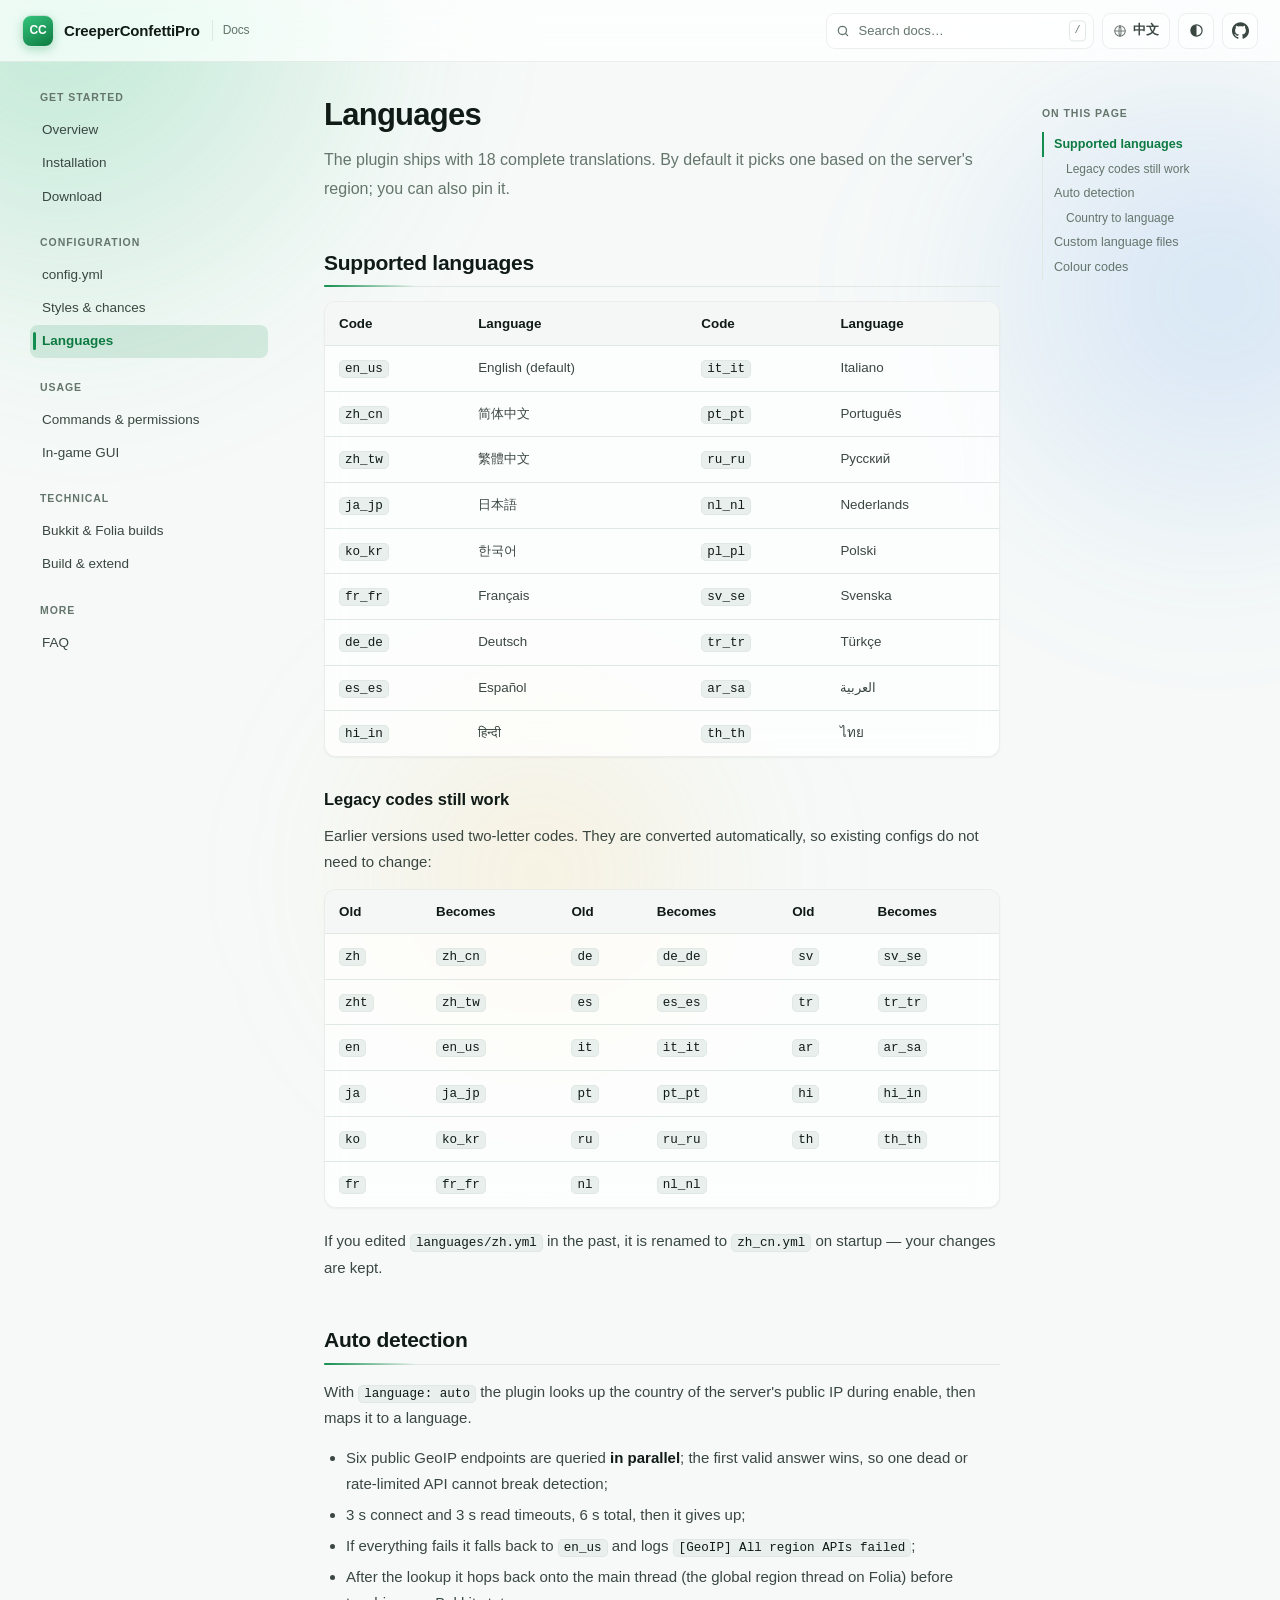
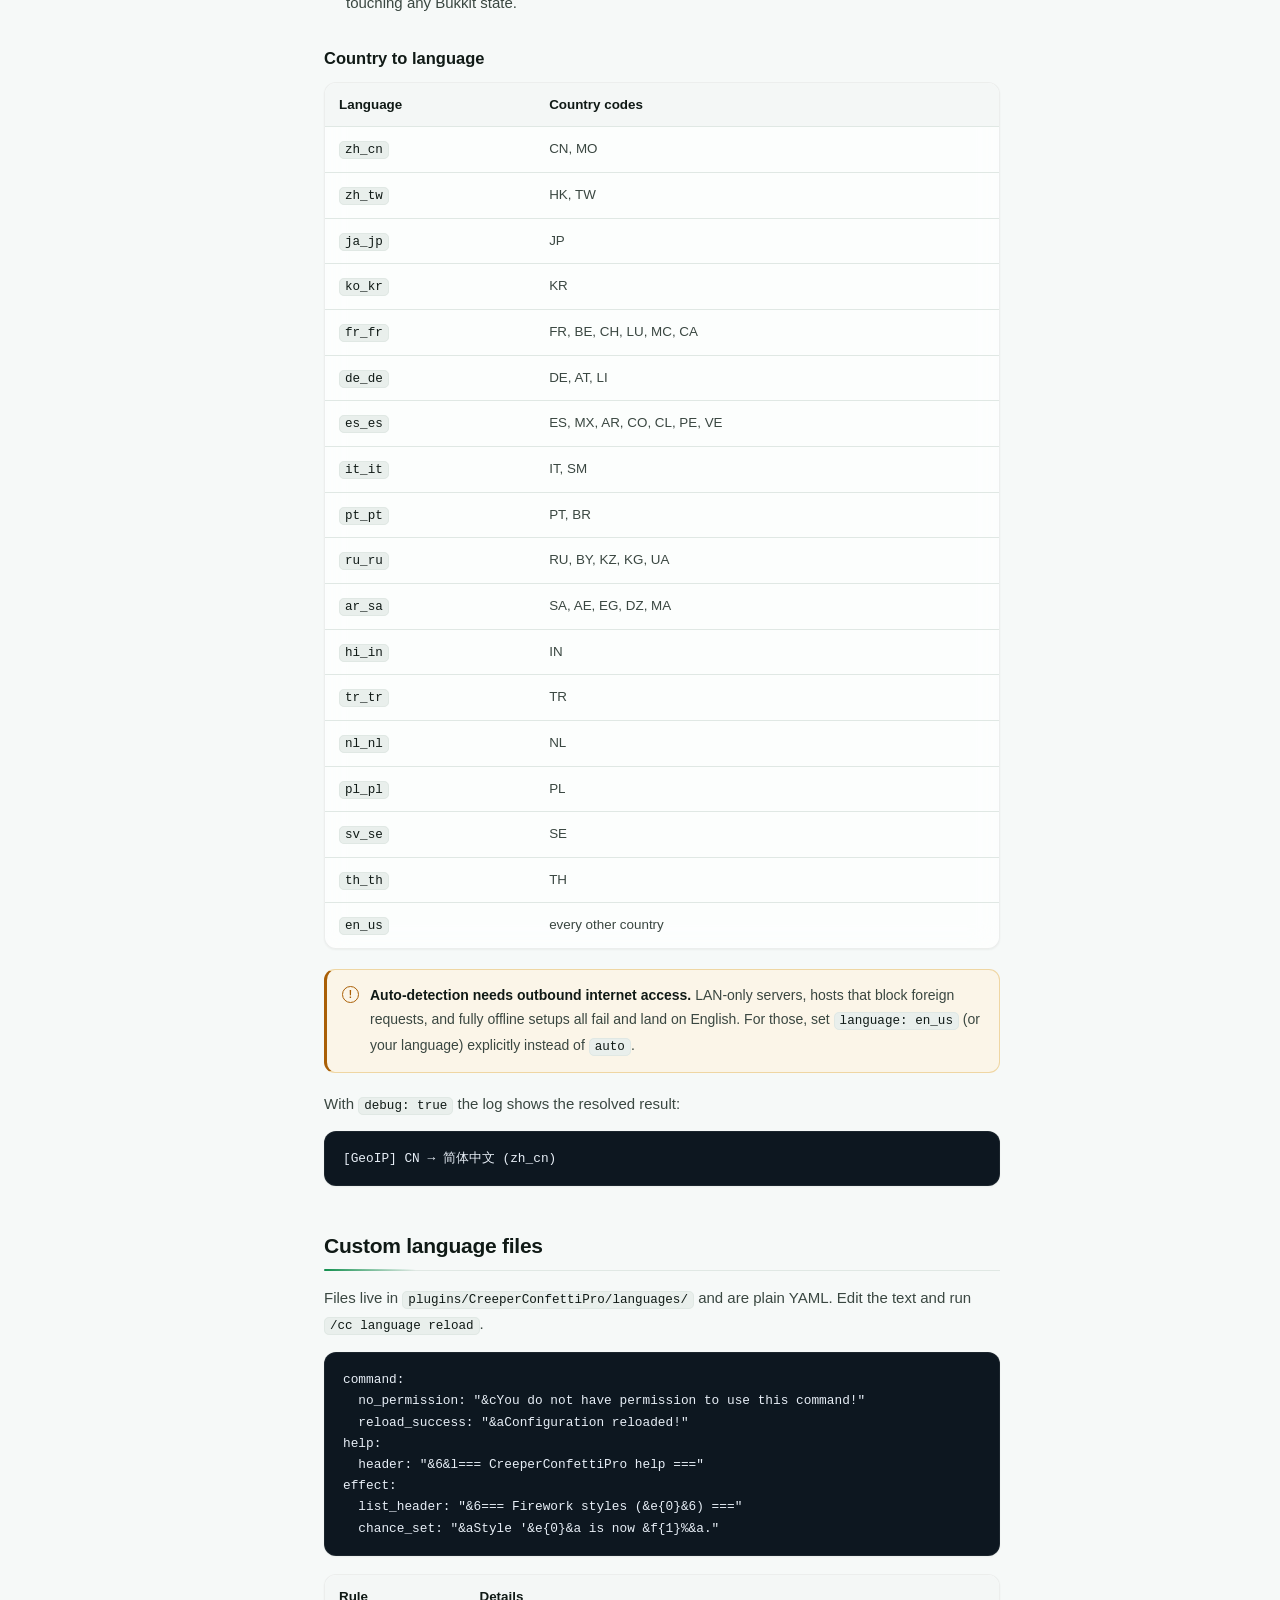
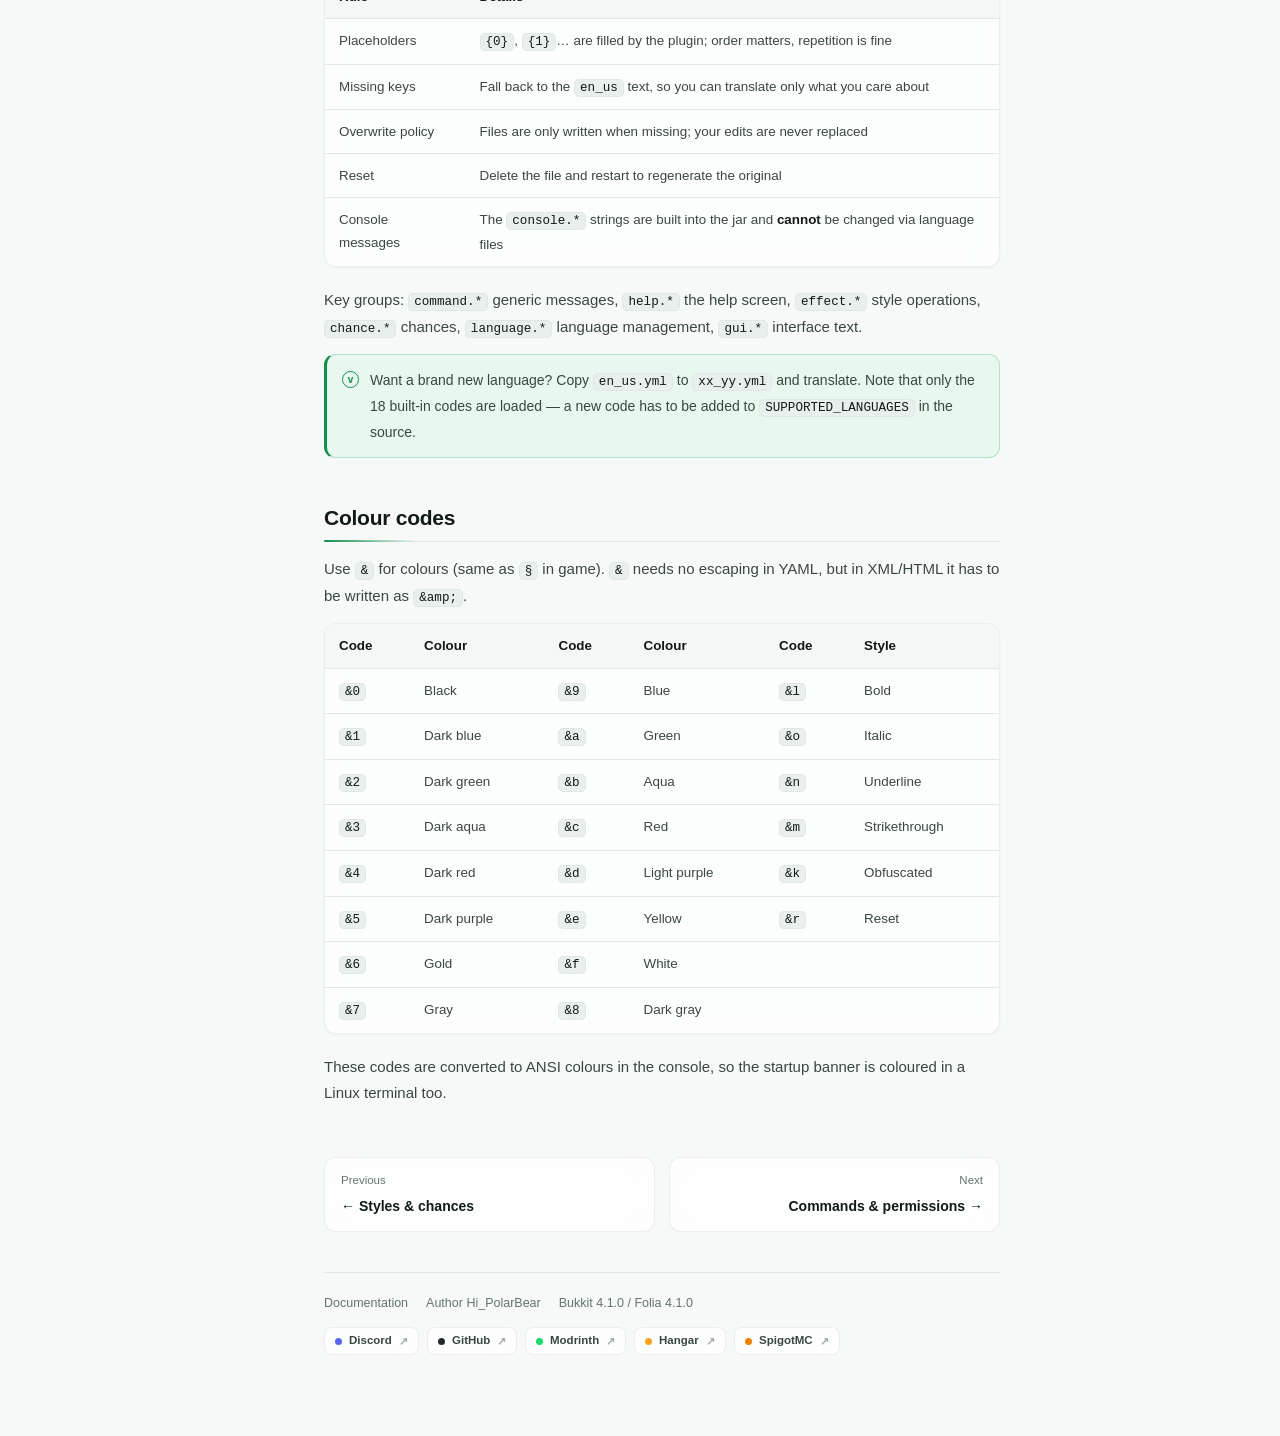
<file: site/languages.html>
<!DOCTYPE html>
<html lang="en" data-theme="light">
<head>
<meta charset="UTF-8">
<meta name="viewport" content="width=device-width, initial-scale=1">
<title>Languages · CreeperConfettiPro</title>
<meta name="description" content="18 built-in languages, GeoIP auto-detection, the country-to-language table, custom translation files and colour codes.">
<link rel="icon" href="https://cdn.modrinth.com/data/zOtyOPVB/bef4cc1825b9c005b7df620b4ca0ba039c67a660.jpeg">
<link rel="stylesheet" href="assets/site.css">
<script>try{var q=new URLSearchParams(location.search).get("theme");var m=q||localStorage.getItem("cc-theme-mode")||"auto";var d=m==="dark"||(m==="auto"&&matchMedia("(prefers-color-scheme: dark)").matches);document.documentElement.setAttribute("data-theme",d?"dark":"light");}catch(e){}</script>
</head>
<body data-page="languages">
<div class="bg-fx"></div>

<header id="topbar"></header>

<div class="shell">
  <aside class="sidebar" id="sidebar"></aside>

  <main class="main">

    <!-- ================= English ================= -->
    <article class="content lang-block" data-lang="en">

      <h1>Languages</h1>
      <p class="lead">The plugin ships with 18 complete translations. By default it picks one based on the server's region; you can also pin it.</p>

      <h2 id="supported">Supported languages</h2>

      <div class="table-wrap reveal">
        <table>
          <thead><tr><th>Code</th><th>Language</th><th>Code</th><th>Language</th></tr></thead>
          <tbody>
            <tr><td><code>en_us</code></td><td>English (default)</td><td><code>it_it</code></td><td>Italiano</td></tr>
            <tr><td><code>zh_cn</code></td><td>简体中文</td><td><code>pt_pt</code></td><td>Português</td></tr>
            <tr><td><code>zh_tw</code></td><td>繁體中文</td><td><code>ru_ru</code></td><td>Русский</td></tr>
            <tr><td><code>ja_jp</code></td><td>日本語</td><td><code>nl_nl</code></td><td>Nederlands</td></tr>
            <tr><td><code>ko_kr</code></td><td>한국어</td><td><code>pl_pl</code></td><td>Polski</td></tr>
            <tr><td><code>fr_fr</code></td><td>Français</td><td><code>sv_se</code></td><td>Svenska</td></tr>
            <tr><td><code>de_de</code></td><td>Deutsch</td><td><code>tr_tr</code></td><td>Türkçe</td></tr>
            <tr><td><code>es_es</code></td><td>Español</td><td><code>ar_sa</code></td><td>العربية</td></tr>
            <tr><td><code>hi_in</code></td><td>हिन्दी</td><td><code>th_th</code></td><td>ไทย</td></tr>
          </tbody>
        </table>
      </div>

      <h3 id="legacy">Legacy codes still work</h3>

      <p>Earlier versions used two-letter codes. They are converted automatically, so existing configs do not need to change:</p>

      <div class="table-wrap reveal">
        <table>
          <thead><tr><th>Old</th><th>Becomes</th><th>Old</th><th>Becomes</th><th>Old</th><th>Becomes</th></tr></thead>
          <tbody>
            <tr><td><code>zh</code></td><td><code>zh_cn</code></td><td><code>de</code></td><td><code>de_de</code></td><td><code>sv</code></td><td><code>sv_se</code></td></tr>
            <tr><td><code>zht</code></td><td><code>zh_tw</code></td><td><code>es</code></td><td><code>es_es</code></td><td><code>tr</code></td><td><code>tr_tr</code></td></tr>
            <tr><td><code>en</code></td><td><code>en_us</code></td><td><code>it</code></td><td><code>it_it</code></td><td><code>ar</code></td><td><code>ar_sa</code></td></tr>
            <tr><td><code>ja</code></td><td><code>ja_jp</code></td><td><code>pt</code></td><td><code>pt_pt</code></td><td><code>hi</code></td><td><code>hi_in</code></td></tr>
            <tr><td><code>ko</code></td><td><code>ko_kr</code></td><td><code>ru</code></td><td><code>ru_ru</code></td><td><code>th</code></td><td><code>th_th</code></td></tr>
            <tr><td><code>fr</code></td><td><code>fr_fr</code></td><td><code>nl</code></td><td><code>nl_nl</code></td><td></td><td></td></tr>
          </tbody>
        </table>
      </div>

      <p>If you edited <code>languages/zh.yml</code> in the past, it is renamed to <code>zh_cn.yml</code> on startup — your changes are kept.</p>

      <h2 id="auto">Auto detection</h2>

      <p>With <code>language: auto</code> the plugin looks up the country of the server's public IP during enable, then maps it to a language.</p>

      <ul>
        <li>Six public GeoIP endpoints are queried <strong>in parallel</strong>; the first valid answer wins, so one dead or rate-limited API cannot break detection;</li>
        <li>3 s connect and 3 s read timeouts, 6 s total, then it gives up;</li>
        <li>If everything fails it falls back to <code>en_us</code> and logs <code>[GeoIP] All region APIs failed</code>;</li>
        <li>After the lookup it hops back onto the main thread (the global region thread on Folia) before touching any Bukkit state.</li>
      </ul>

      <h3 id="mapping">Country to language</h3>

      <div class="table-wrap reveal">
        <table>
          <thead><tr><th>Language</th><th>Country codes</th></tr></thead>
          <tbody>
            <tr><td><code>zh_cn</code></td><td>CN, MO</td></tr>
            <tr><td><code>zh_tw</code></td><td>HK, TW</td></tr>
            <tr><td><code>ja_jp</code></td><td>JP</td></tr>
            <tr><td><code>ko_kr</code></td><td>KR</td></tr>
            <tr><td><code>fr_fr</code></td><td>FR, BE, CH, LU, MC, CA</td></tr>
            <tr><td><code>de_de</code></td><td>DE, AT, LI</td></tr>
            <tr><td><code>es_es</code></td><td>ES, MX, AR, CO, CL, PE, VE</td></tr>
            <tr><td><code>it_it</code></td><td>IT, SM</td></tr>
            <tr><td><code>pt_pt</code></td><td>PT, BR</td></tr>
            <tr><td><code>ru_ru</code></td><td>RU, BY, KZ, KG, UA</td></tr>
            <tr><td><code>ar_sa</code></td><td>SA, AE, EG, DZ, MA</td></tr>
            <tr><td><code>hi_in</code></td><td>IN</td></tr>
            <tr><td><code>tr_tr</code></td><td>TR</td></tr>
            <tr><td><code>nl_nl</code></td><td>NL</td></tr>
            <tr><td><code>pl_pl</code></td><td>PL</td></tr>
            <tr><td><code>sv_se</code></td><td>SE</td></tr>
            <tr><td><code>th_th</code></td><td>TH</td></tr>
            <tr><td><code>en_us</code></td><td>every other country</td></tr>
          </tbody>
        </table>
      </div>

      <div class="callout warn reveal">
        <span class="co-icon">!</span>
        <p><strong>Auto-detection needs outbound internet access.</strong> LAN-only servers, hosts that block foreign requests, and fully offline setups all fail and land on English. For those, set <code>language: en_us</code> (or your language) explicitly instead of <code>auto</code>.</p>
      </div>

      <p>With <code>debug: true</code> the log shows the resolved result:</p>

<pre><code>[GeoIP] CN → 简体中文 (zh_cn)</code></pre>

      <h2 id="custom">Custom language files</h2>

      <p>Files live in <code>plugins/CreeperConfettiPro/languages/</code> and are plain YAML. Edit the text and run <code>/cc language reload</code>.</p>

<pre><code>command:
  no_permission: "&amp;cYou do not have permission to use this command!"
  reload_success: "&amp;aConfiguration reloaded!"
help:
  header: "&amp;6&amp;l=== CreeperConfettiPro help ==="
effect:
  list_header: "&amp;6=== Firework styles (&amp;e{0}&amp;6) ==="
  chance_set: "&amp;aStyle '&amp;e{0}&amp;a is now &amp;f{1}%&amp;a."</code></pre>

      <div class="table-wrap reveal">
        <table>
          <thead><tr><th>Rule</th><th>Details</th></tr></thead>
          <tbody>
            <tr><td>Placeholders</td><td><code>{0}</code>, <code>{1}</code>… are filled by the plugin; order matters, repetition is fine</td></tr>
            <tr><td>Missing keys</td><td>Fall back to the <code>en_us</code> text, so you can translate only what you care about</td></tr>
            <tr><td>Overwrite policy</td><td>Files are only written when missing; your edits are never replaced</td></tr>
            <tr><td>Reset</td><td>Delete the file and restart to regenerate the original</td></tr>
            <tr><td>Console messages</td><td>The <code>console.*</code> strings are built into the jar and <strong>cannot</strong> be changed via language files</td></tr>
          </tbody>
        </table>
      </div>

      <p>Key groups: <code>command.*</code> generic messages, <code>help.*</code> the help screen, <code>effect.*</code> style operations, <code>chance.*</code> chances, <code>language.*</code> language management, <code>gui.*</code> interface text.</p>

      <div class="callout tip reveal">
        <span class="co-icon">v</span>
        <p>Want a brand new language? Copy <code>en_us.yml</code> to <code>xx_yy.yml</code> and translate. Note that only the 18 built-in codes are loaded — a new code has to be added to <code>SUPPORTED_LANGUAGES</code> in the source.</p>
      </div>

      <h2 id="colors">Colour codes</h2>

      <p>Use <code>&amp;</code> for colours (same as <code>§</code> in game). <code>&amp;</code> needs no escaping in YAML, but in XML/HTML it has to be written as <code>&amp;amp;</code>.</p>

      <div class="table-wrap reveal">
        <table>
          <thead><tr><th>Code</th><th>Colour</th><th>Code</th><th>Colour</th><th>Code</th><th>Style</th></tr></thead>
          <tbody>
            <tr><td><code>&amp;0</code></td><td>Black</td><td><code>&amp;9</code></td><td>Blue</td><td><code>&amp;l</code></td><td>Bold</td></tr>
            <tr><td><code>&amp;1</code></td><td>Dark blue</td><td><code>&amp;a</code></td><td>Green</td><td><code>&amp;o</code></td><td>Italic</td></tr>
            <tr><td><code>&amp;2</code></td><td>Dark green</td><td><code>&amp;b</code></td><td>Aqua</td><td><code>&amp;n</code></td><td>Underline</td></tr>
            <tr><td><code>&amp;3</code></td><td>Dark aqua</td><td><code>&amp;c</code></td><td>Red</td><td><code>&amp;m</code></td><td>Strikethrough</td></tr>
            <tr><td><code>&amp;4</code></td><td>Dark red</td><td><code>&amp;d</code></td><td>Light purple</td><td><code>&amp;k</code></td><td>Obfuscated</td></tr>
            <tr><td><code>&amp;5</code></td><td>Dark purple</td><td><code>&amp;e</code></td><td>Yellow</td><td><code>&amp;r</code></td><td>Reset</td></tr>
            <tr><td><code>&amp;6</code></td><td>Gold</td><td><code>&amp;f</code></td><td>White</td><td></td><td></td></tr>
            <tr><td><code>&amp;7</code></td><td>Gray</td><td><code>&amp;8</code></td><td>Dark gray</td><td></td><td></td></tr>
          </tbody>
        </table>
      </div>

      <p>These codes are converted to ANSI colours in the console, so the startup banner is coloured in a Linux terminal too.</p>

    </article>

    <!-- ================= 中文 ================= -->
    <article class="content lang-block" data-lang="zh">

      <h1>多语言</h1>
      <p class="lead">插件自带 18 种语言的完整翻译。默认情况下它会根据服务器所在地区自动挑选语言，你也可以直接指定。</p>

      <h2 id="supported">支持的语言</h2>

      <div class="table-wrap reveal">
        <table>
          <thead><tr><th>代码</th><th>语言</th><th>代码</th><th>语言</th></tr></thead>
          <tbody>
            <tr><td><code>zh_cn</code></td><td>简体中文</td><td><code>it_it</code></td><td>Italiano 意大利语</td></tr>
            <tr><td><code>zh_tw</code></td><td>繁體中文</td><td><code>pt_pt</code></td><td>Português 葡萄牙语</td></tr>
            <tr><td><code>en_us</code></td><td>English 英语（默认）</td><td><code>ru_ru</code></td><td>Русский 俄语</td></tr>
            <tr><td><code>ja_jp</code></td><td>日本語 日语</td><td><code>nl_nl</code></td><td>Nederlands 荷兰语</td></tr>
            <tr><td><code>ko_kr</code></td><td>한국어 韩语</td><td><code>pl_pl</code></td><td>Polski 波兰语</td></tr>
            <tr><td><code>fr_fr</code></td><td>Français 法语</td><td><code>sv_se</code></td><td>Svenska 瑞典语</td></tr>
            <tr><td><code>de_de</code></td><td>Deutsch 德语</td><td><code>tr_tr</code></td><td>Türkçe 土耳其语</td></tr>
            <tr><td><code>es_es</code></td><td>Español 西班牙语</td><td><code>ar_sa</code></td><td>العربية 阿拉伯语</td></tr>
            <tr><td><code>hi_in</code></td><td>हिन्दी 印地语</td><td><code>th_th</code></td><td>ไทย 泰语</td></tr>
          </tbody>
        </table>
      </div>

      <h3 id="legacy">旧版代码仍然可用</h3>

      <p>早期版本使用两位语言代码，这些写法会被自动转换成新代码，不必修改现有配置：</p>

      <div class="table-wrap reveal">
        <table>
          <thead><tr><th>旧代码</th><th>转换为</th><th>旧代码</th><th>转换为</th><th>旧代码</th><th>转换为</th></tr></thead>
          <tbody>
            <tr><td><code>zh</code></td><td><code>zh_cn</code></td><td><code>de</code></td><td><code>de_de</code></td><td><code>sv</code></td><td><code>sv_se</code></td></tr>
            <tr><td><code>zht</code></td><td><code>zh_tw</code></td><td><code>es</code></td><td><code>es_es</code></td><td><code>tr</code></td><td><code>tr_tr</code></td></tr>
            <tr><td><code>en</code></td><td><code>en_us</code></td><td><code>it</code></td><td><code>it_it</code></td><td><code>ar</code></td><td><code>ar_sa</code></td></tr>
            <tr><td><code>ja</code></td><td><code>ja_jp</code></td><td><code>pt</code></td><td><code>pt_pt</code></td><td><code>hi</code></td><td><code>hi_in</code></td></tr>
            <tr><td><code>ko</code></td><td><code>ko_kr</code></td><td><code>ru</code></td><td><code>ru_ru</code></td><td><code>th</code></td><td><code>th_th</code></td></tr>
            <tr><td><code>fr</code></td><td><code>fr_fr</code></td><td><code>nl</code></td><td><code>nl_nl</code></td><td></td><td></td></tr>
          </tbody>
        </table>
      </div>

      <p>如果你之前改过 <code>languages/zh.yml</code>，插件在启动时会自动把它重命名为 <code>zh_cn.yml</code>，改动不会丢。</p>

      <h2 id="auto">自动检测原理</h2>

      <p>当 <code>config.yml</code> 中 <code>language: auto</code> 时，插件会在启用阶段异步查询服务器公网 IP 所在国家，再映射到对应语言。</p>

      <ul>
        <li>同时向 <strong>6 个</strong>公开 GeoIP 接口发起请求，谁先返回有效结果就用谁——单个接口挂掉或被限流不影响检测；</li>
        <li>单次连接与读取超时各 3 秒，整体上限 6 秒，超时后直接放弃；</li>
        <li>全部失败时回退到 <code>en_us</code>，并在控制台打一条 <code>[GeoIP] All region APIs failed</code> 警告；</li>
        <li>查询完成后回到主线程（Folia 为全局区域线程）再应用语言，避免线程安全问题。</li>
      </ul>

      <h3 id="mapping">国家代码到语言的映射</h3>

      <div class="table-wrap reveal">
        <table>
          <thead><tr><th>语言</th><th>匹配的国家/地区代码</th></tr></thead>
          <tbody>
            <tr><td><code>zh_cn</code></td><td>CN、MO</td></tr>
            <tr><td><code>zh_tw</code></td><td>HK、TW</td></tr>
            <tr><td><code>ja_jp</code></td><td>JP</td></tr>
            <tr><td><code>ko_kr</code></td><td>KR</td></tr>
            <tr><td><code>fr_fr</code></td><td>FR、BE、CH、LU、MC、CA</td></tr>
            <tr><td><code>de_de</code></td><td>DE、AT、LI</td></tr>
            <tr><td><code>es_es</code></td><td>ES、MX、AR、CO、CL、PE、VE</td></tr>
            <tr><td><code>it_it</code></td><td>IT、SM</td></tr>
            <tr><td><code>pt_pt</code></td><td>PT、BR</td></tr>
            <tr><td><code>ru_ru</code></td><td>RU、BY、KZ、KG、UA</td></tr>
            <tr><td><code>ar_sa</code></td><td>SA、AE、EG、DZ、MA</td></tr>
            <tr><td><code>hi_in</code></td><td>IN</td></tr>
            <tr><td><code>tr_tr</code></td><td>TR</td></tr>
            <tr><td><code>nl_nl</code></td><td>NL</td></tr>
            <tr><td><code>pl_pl</code></td><td>PL</td></tr>
            <tr><td><code>sv_se</code></td><td>SE</td></tr>
            <tr><td><code>th_th</code></td><td>TH</td></tr>
            <tr><td><code>en_us</code></td><td>其它所有国家</td></tr>
          </tbody>
        </table>
      </div>

      <div class="callout warn reveal">
        <span class="co-icon">!</span>
        <p><strong>自动检测依赖公网访问。</strong>内网服务器、屏蔽了境外请求的机房、或者完全离线的环境都会失败，最终落到英文。这类服务器请直接把 <code>language</code> 设成 <code>zh_cn</code>，不要用 <code>auto</code>。</p>
      </div>

      <p>打开 <code>debug: true</code> 后，日志会写出识别结果：</p>

<pre><code>[GeoIP] CN → 简体中文 (zh_cn)</code></pre>

      <h2 id="custom">自定义语言文件</h2>

      <p>语言文件位于 <code>plugins/CreeperConfettiPro/languages/</code>，是普通的 YAML。直接改文案即可，改完执行 <code>/cc language reload</code> 生效。</p>

<pre><code>command:
  no_permission: "&amp;c您没有权限使用此命令！"
  reload_success: "&amp;a已重新加载配置！"
help:
  header: "&amp;6&amp;l=== CreeperConfettiPro 帮助 ==="
effect:
  list_header: "&amp;6=== 烟花样式列表 (&amp;e{0}&amp;6) ==="
  chance_set: "&amp;a样式 '&amp;e{0}&amp;a' 的概率已设为 &amp;f{1}%&amp;a。"</code></pre>

      <div class="table-wrap reveal">
        <table>
          <thead><tr><th>规则</th><th>说明</th></tr></thead>
          <tbody>
            <tr><td>占位符</td><td><code>{0}</code>、<code>{1}</code>… 由插件填充，顺序不能改，可以重复使用</td></tr>
            <tr><td>缺失键</td><td>自动回退到 <code>en_us</code> 的对应文案，所以可以只翻译想改的部分</td></tr>
            <tr><td>文件覆盖</td><td>只有文件不存在时才会写入默认内容，你的修改不会被插件覆盖</td></tr>
            <tr><td>恢复原文</td><td>删除该文件后重启，插件会重新生成一份</td></tr>
            <tr><td>控制台消息</td><td><code>console.*</code> 系列文案内置于插件中，<strong>无法通过语言文件修改</strong></td></tr>
          </tbody>
        </table>
      </div>

      <p>常见键名分组：<code>command.*</code> 通用提示、<code>help.*</code> 帮助菜单、<code>effect.*</code> 样式操作、<code>chance.*</code> 概率、<code>language.*</code> 语言管理、<code>gui.*</code> 界面文字。</p>

      <div class="callout tip reveal">
        <span class="co-icon">v</span>
        <p>想做一份全新语言？复制 <code>en_us.yml</code> 为 <code>xx_yy.yml</code> 再逐条翻译即可。注意插件只识别内置的 18 个语言代码，全新代码需要在源码里加入 <code>SUPPORTED_LANGUAGES</code> 才会被加载。</p>
      </div>

      <h2 id="colors">颜色代码</h2>

      <p>语言文件里用 <code>&amp;</code> 表示颜色（等价于游戏内的 <code>§</code>），<code>&amp;</code> 在 YAML 里无需转义，但在 XML/HTML 里要写成 <code>&amp;amp;</code>。</p>

      <div class="table-wrap reveal">
        <table>
          <thead><tr><th>代码</th><th>颜色</th><th>代码</th><th>颜色</th><th>代码</th><th>样式</th></tr></thead>
          <tbody>
            <tr><td><code>&amp;0</code></td><td>黑色</td><td><code>&amp;9</code></td><td>蓝色</td><td><code>&amp;l</code></td><td>粗体</td></tr>
            <tr><td><code>&amp;1</code></td><td>深蓝</td><td><code>&amp;a</code></td><td>绿色</td><td><code>&amp;o</code></td><td>斜体</td></tr>
            <tr><td><code>&amp;2</code></td><td>深绿</td><td><code>&amp;b</code></td><td>青色</td><td><code>&amp;n</code></td><td>下划线</td></tr>
            <tr><td><code>&amp;3</code></td><td>深青</td><td><code>&amp;c</code></td><td>红色</td><td><code>&amp;m</code></td><td>删除线</td></tr>
            <tr><td><code>&amp;4</code></td><td>深红</td><td><code>&amp;d</code></td><td>粉色</td><td><code>&amp;k</code></td><td>乱码字符</td></tr>
            <tr><td><code>&amp;5</code></td><td>深紫</td><td><code>&amp;e</code></td><td>黄色</td><td><code>&amp;r</code></td><td>重置</td></tr>
            <tr><td><code>&amp;6</code></td><td>金色</td><td><code>&amp;f</code></td><td>白色</td><td></td><td></td></tr>
            <tr><td><code>&amp;7</code></td><td>灰色</td><td><code>&amp;8</code></td><td>深灰</td><td></td><td></td></tr>
          </tbody>
        </table>
      </div>

      <p>这些代码在控制台日志里会被转换成 ANSI 颜色输出，因此启动信息在 Linux 终端下也是有颜色的。</p>

    </article>

    <nav class="pager" id="pager"></nav>

    <footer class="foot" id="foot"></footer>
  </main>

  <aside class="toc" id="toc"></aside>
</div>

<script src="assets/i18n.js"></script>
<script src="assets/nav.js"></script>
<script src="assets/app.js"></script>
</body>
</html>
</file>
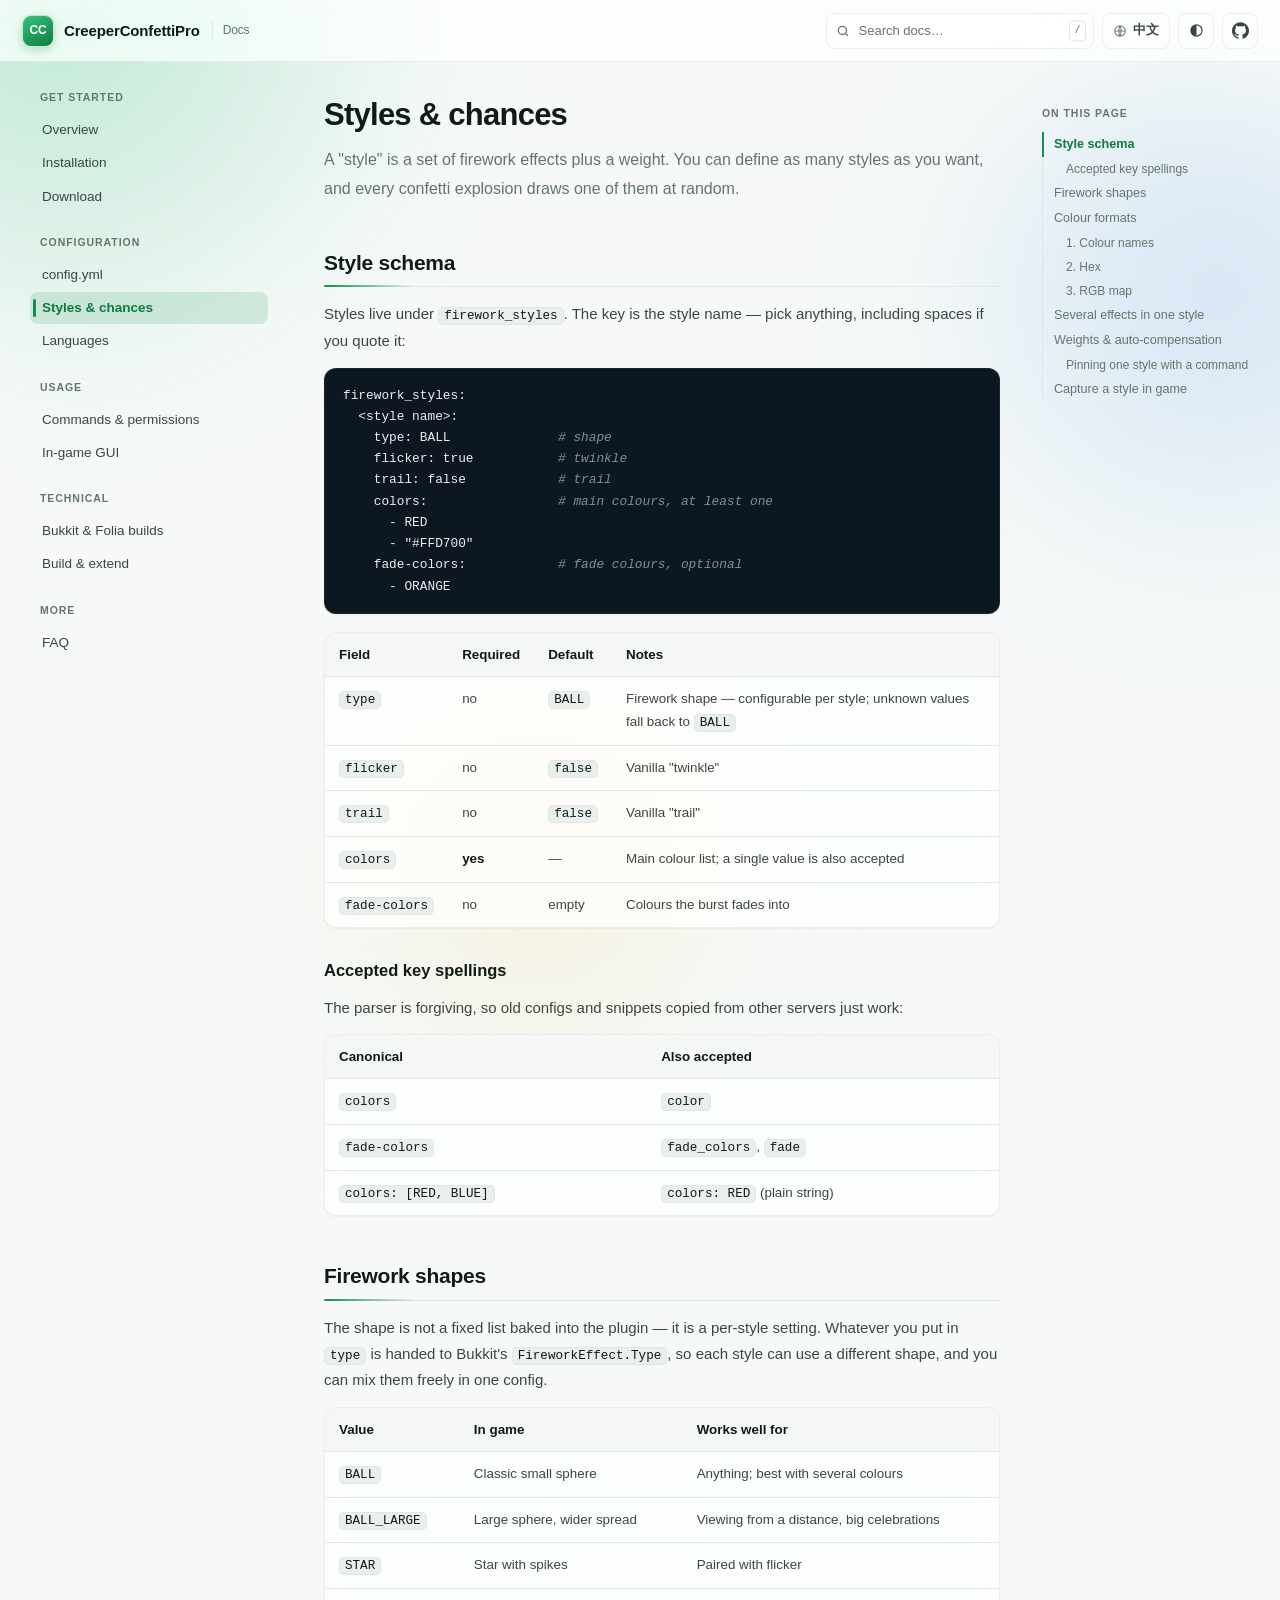
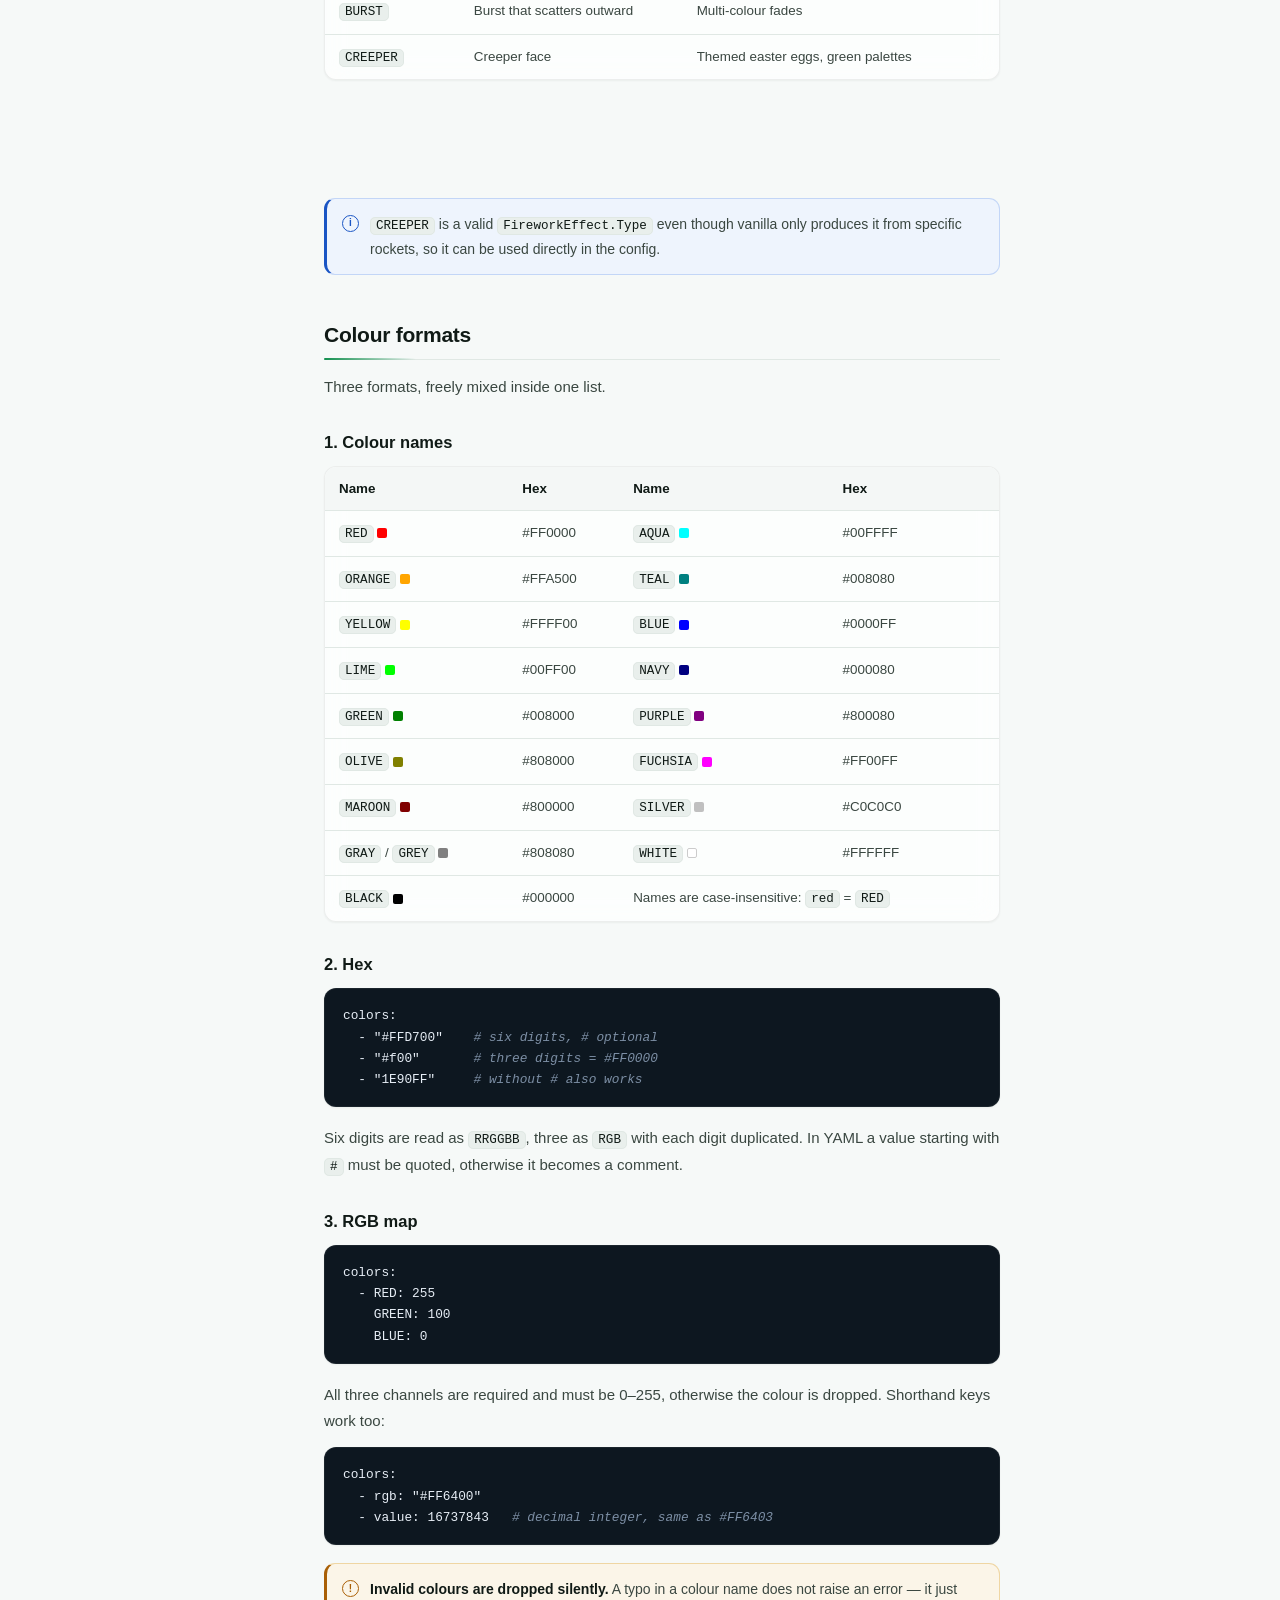
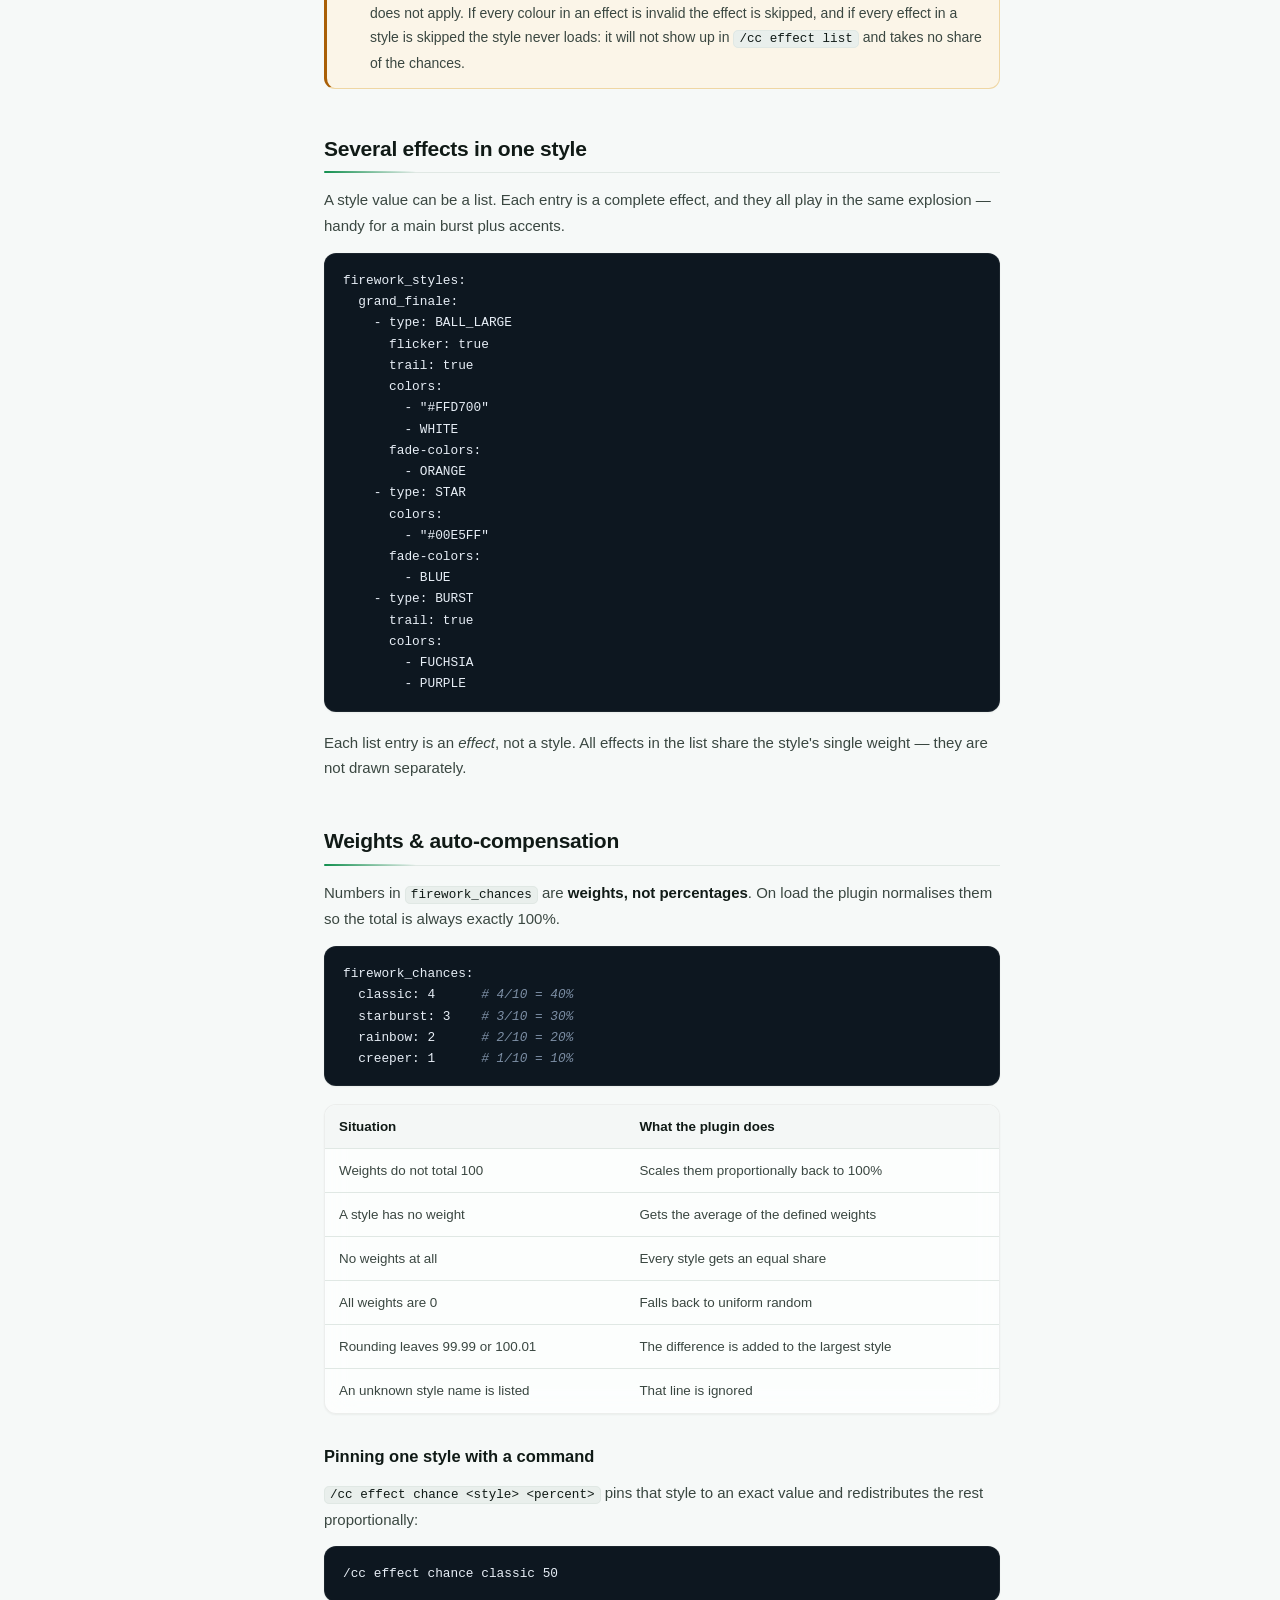
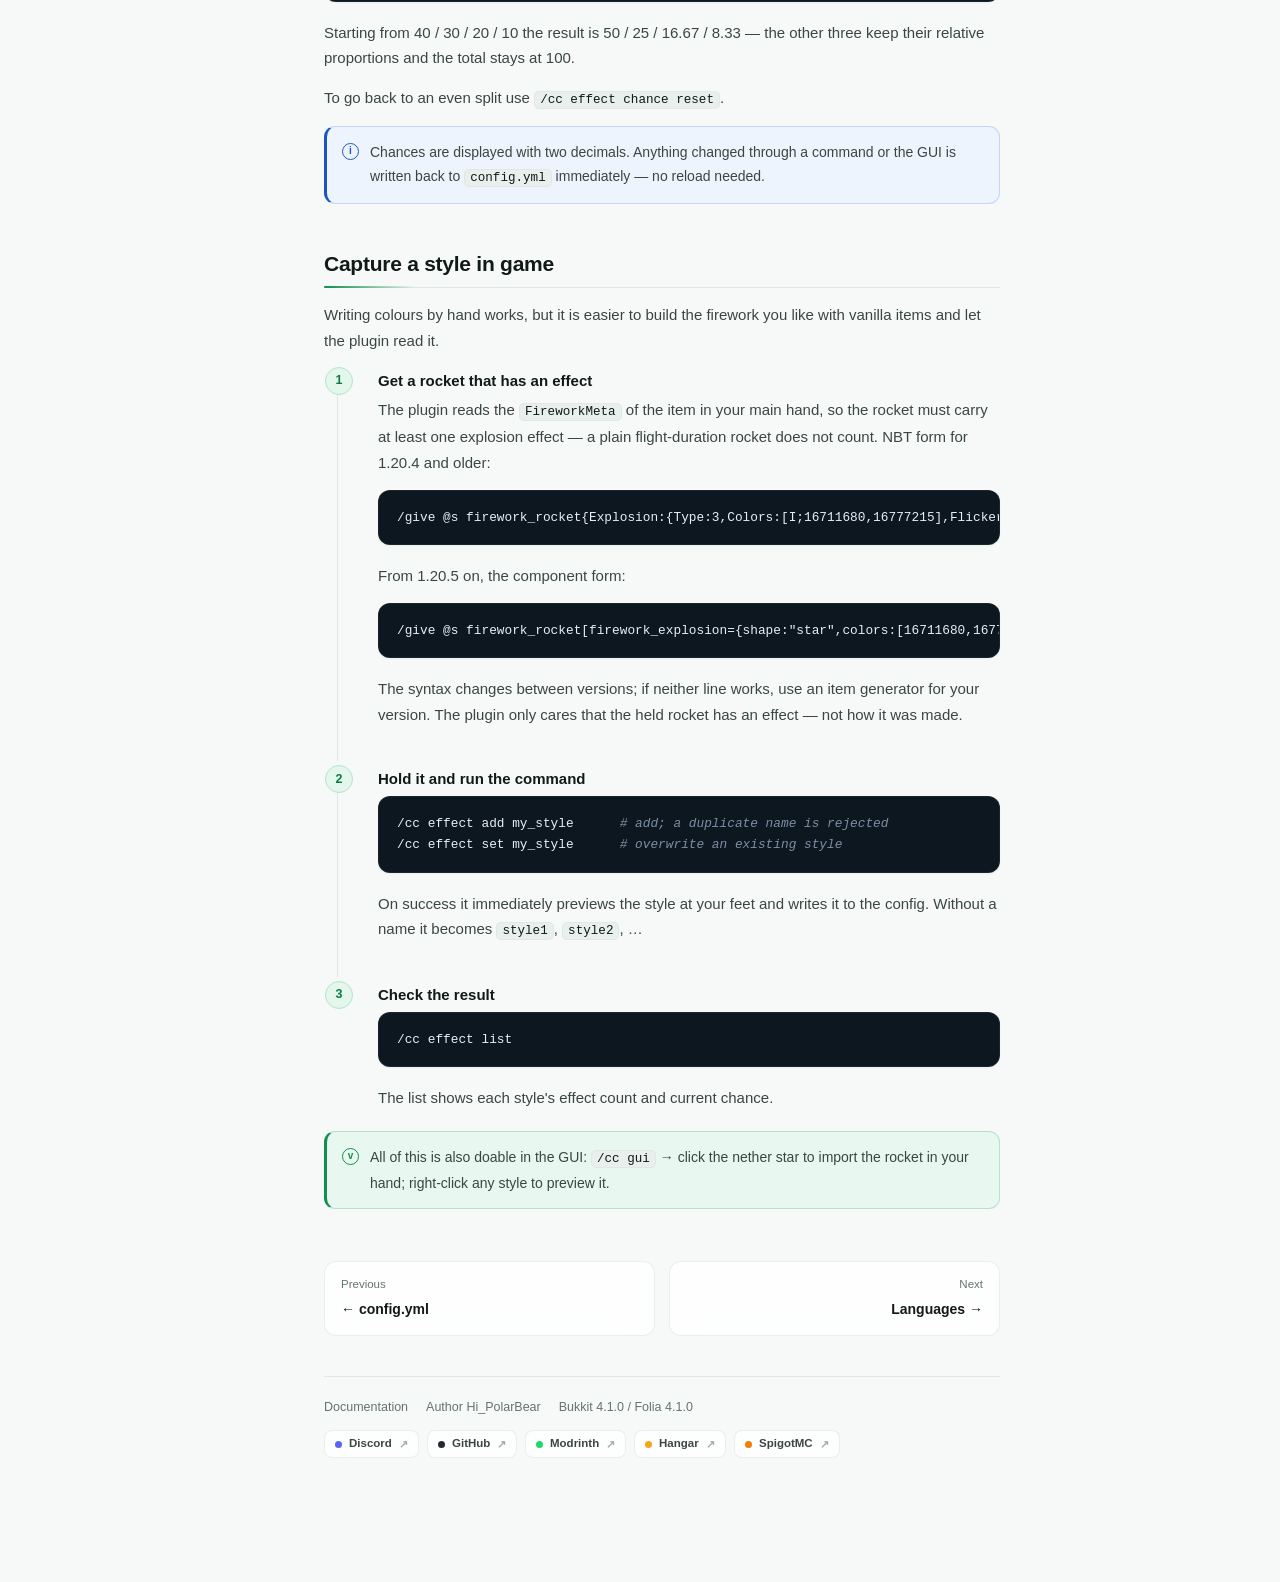
<file: site/styles.html>
<!DOCTYPE html>
<html lang="en" data-theme="light">
<head>
<meta charset="UTF-8">
<meta name="viewport" content="width=device-width, initial-scale=1">
<title>Styles &amp; chances · CreeperConfettiPro</title>
<meta name="description" content="Firework style reference: configurable shapes, 17 named colours, hex and RGB formats, multi-effect styles, and how weights normalise to 100%.">
<link rel="icon" href="https://cdn.modrinth.com/data/zOtyOPVB/bef4cc1825b9c005b7df620b4ca0ba039c67a660.jpeg">
<link rel="stylesheet" href="assets/site.css">
<script>try{var q=new URLSearchParams(location.search).get("theme");var m=q||localStorage.getItem("cc-theme-mode")||"auto";var d=m==="dark"||(m==="auto"&&matchMedia("(prefers-color-scheme: dark)").matches);document.documentElement.setAttribute("data-theme",d?"dark":"light");}catch(e){}</script>
</head>
<body data-page="styles">
<div class="bg-fx"></div>

<header id="topbar"></header>

<div class="shell">
  <aside class="sidebar" id="sidebar"></aside>

  <main class="main">

    <!-- ================= English ================= -->
    <article class="content lang-block" data-lang="en">

      <h1>Styles &amp; chances</h1>
      <p class="lead">A "style" is a set of firework effects plus a weight. You can define as many styles as you want, and every confetti explosion draws one of them at random.</p>

      <h2 id="schema">Style schema</h2>

      <p>Styles live under <code>firework_styles</code>. The key is the style name — pick anything, including spaces if you quote it:</p>

<pre><code>firework_styles:
  &lt;style name&gt;:
    type: BALL              <span class="tok-c"># shape</span>
    flicker: true           <span class="tok-c"># twinkle</span>
    trail: false            <span class="tok-c"># trail</span>
    colors:                 <span class="tok-c"># main colours, at least one</span>
      - RED
      - "#FFD700"
    fade-colors:            <span class="tok-c"># fade colours, optional</span>
      - ORANGE</code></pre>

      <div class="table-wrap reveal">
        <table>
          <thead><tr><th>Field</th><th>Required</th><th>Default</th><th>Notes</th></tr></thead>
          <tbody>
            <tr><td><code>type</code></td><td>no</td><td><code>BALL</code></td><td>Firework shape — configurable per style; unknown values fall back to <code>BALL</code></td></tr>
            <tr><td><code>flicker</code></td><td>no</td><td><code>false</code></td><td>Vanilla "twinkle"</td></tr>
            <tr><td><code>trail</code></td><td>no</td><td><code>false</code></td><td>Vanilla "trail"</td></tr>
            <tr><td><code>colors</code></td><td><strong>yes</strong></td><td>—</td><td>Main colour list; a single value is also accepted</td></tr>
            <tr><td><code>fade-colors</code></td><td>no</td><td>empty</td><td>Colours the burst fades into</td></tr>
          </tbody>
        </table>
      </div>

      <h3 id="aliases">Accepted key spellings</h3>

      <p>The parser is forgiving, so old configs and snippets copied from other servers just work:</p>

      <div class="table-wrap reveal">
        <table>
          <thead><tr><th>Canonical</th><th>Also accepted</th></tr></thead>
          <tbody>
            <tr><td><code>colors</code></td><td><code>color</code></td></tr>
            <tr><td><code>fade-colors</code></td><td><code>fade_colors</code>, <code>fade</code></td></tr>
            <tr><td><code>colors: [RED, BLUE]</code></td><td><code>colors: RED</code> (plain string)</td></tr>
          </tbody>
        </table>
      </div>

      <h2 id="types">Firework shapes</h2>

      <p>The shape is not a fixed list baked into the plugin — it is a per-style setting. Whatever you put in <code>type</code> is handed to Bukkit's <code>FireworkEffect.Type</code>, so each style can use a different shape, and you can mix them freely in one config.</p>

      <div class="table-wrap reveal">
        <table>
          <thead><tr><th>Value</th><th>In game</th><th>Works well for</th></tr></thead>
          <tbody>
            <tr><td><code>BALL</code></td><td>Classic small sphere</td><td>Anything; best with several colours</td></tr>
            <tr><td><code>BALL_LARGE</code></td><td>Large sphere, wider spread</td><td>Viewing from a distance, big celebrations</td></tr>
            <tr><td><code>STAR</code></td><td>Star with spikes</td><td>Paired with flicker</td></tr>
            <tr><td><code>BURST</code></td><td>Burst that scatters outward</td><td>Multi-colour fades</td></tr>
            <tr><td><code>CREEPER</code></td><td>Creeper face</td><td>Themed easter eggs, green palettes</td></tr>
          </tbody>
        </table>
      </div>

      <div class="callout tip reveal">
        <span class="co-icon">v</span>
        <p>Want a different look per situation? Give each style its own shape — e.g. <code>CREEPER</code> for the rare one, <code>BALL_LARGE</code> for the common one. The plugin picks the shape with the style, not globally.</p>
      </div>

      <div class="callout note reveal">
        <span class="co-icon">i</span>
        <p><code>CREEPER</code> is a valid <code>FireworkEffect.Type</code> even though vanilla only produces it from specific rockets, so it can be used directly in the config.</p>
      </div>

      <h2 id="colors">Colour formats</h2>

      <p>Three formats, freely mixed inside one list.</p>

      <h3 id="color-name">1. Colour names</h3>

      <div class="table-wrap reveal">
        <table>
          <thead><tr><th>Name</th><th>Hex</th><th>Name</th><th>Hex</th></tr></thead>
          <tbody>
            <tr><td><code>RED</code> <span style="display:inline-block;width:10px;height:10px;border-radius:2px;background:#FF0000;vertical-align:middle"></span></td><td>#FF0000</td><td><code>AQUA</code> <span style="display:inline-block;width:10px;height:10px;border-radius:2px;background:#00FFFF;vertical-align:middle"></span></td><td>#00FFFF</td></tr>
            <tr><td><code>ORANGE</code> <span style="display:inline-block;width:10px;height:10px;border-radius:2px;background:#FFA500;vertical-align:middle"></span></td><td>#FFA500</td><td><code>TEAL</code> <span style="display:inline-block;width:10px;height:10px;border-radius:2px;background:#008080;vertical-align:middle"></span></td><td>#008080</td></tr>
            <tr><td><code>YELLOW</code> <span style="display:inline-block;width:10px;height:10px;border-radius:2px;background:#FFFF00;vertical-align:middle"></span></td><td>#FFFF00</td><td><code>BLUE</code> <span style="display:inline-block;width:10px;height:10px;border-radius:2px;background:#0000FF;vertical-align:middle"></span></td><td>#0000FF</td></tr>
            <tr><td><code>LIME</code> <span style="display:inline-block;width:10px;height:10px;border-radius:2px;background:#00FF00;vertical-align:middle"></span></td><td>#00FF00</td><td><code>NAVY</code> <span style="display:inline-block;width:10px;height:10px;border-radius:2px;background:#000080;vertical-align:middle"></span></td><td>#000080</td></tr>
            <tr><td><code>GREEN</code> <span style="display:inline-block;width:10px;height:10px;border-radius:2px;background:#008000;vertical-align:middle"></span></td><td>#008000</td><td><code>PURPLE</code> <span style="display:inline-block;width:10px;height:10px;border-radius:2px;background:#800080;vertical-align:middle"></span></td><td>#800080</td></tr>
            <tr><td><code>OLIVE</code> <span style="display:inline-block;width:10px;height:10px;border-radius:2px;background:#808000;vertical-align:middle"></span></td><td>#808000</td><td><code>FUCHSIA</code> <span style="display:inline-block;width:10px;height:10px;border-radius:2px;background:#FF00FF;vertical-align:middle"></span></td><td>#FF00FF</td></tr>
            <tr><td><code>MAROON</code> <span style="display:inline-block;width:10px;height:10px;border-radius:2px;background:#800000;vertical-align:middle"></span></td><td>#800000</td><td><code>SILVER</code> <span style="display:inline-block;width:10px;height:10px;border-radius:2px;background:#C0C0C0;vertical-align:middle"></span></td><td>#C0C0C0</td></tr>
            <tr><td><code>GRAY</code> / <code>GREY</code> <span style="display:inline-block;width:10px;height:10px;border-radius:2px;background:#808080;vertical-align:middle"></span></td><td>#808080</td><td><code>WHITE</code> <span style="display:inline-block;width:10px;height:10px;border-radius:2px;background:#FFFFFF;border:1px solid #ccc;vertical-align:middle"></span></td><td>#FFFFFF</td></tr>
            <tr><td><code>BLACK</code> <span style="display:inline-block;width:10px;height:10px;border-radius:2px;background:#000000;vertical-align:middle"></span></td><td>#000000</td><td colspan="2">Names are case-insensitive: <code>red</code> = <code>RED</code></td></tr>
          </tbody>
        </table>
      </div>

      <h3 id="color-hex">2. Hex</h3>

<pre><code>colors:
  - "#FFD700"    <span class="tok-c"># six digits, # optional</span>
  - "#f00"       <span class="tok-c"># three digits = #FF0000</span>
  - "1E90FF"     <span class="tok-c"># without # also works</span></code></pre>

      <p>Six digits are read as <code>RRGGBB</code>, three as <code>RGB</code> with each digit duplicated. In YAML a value starting with <code>#</code> must be quoted, otherwise it becomes a comment.</p>

      <h3 id="color-rgb">3. RGB map</h3>

<pre><code>colors:
  - RED: 255
    GREEN: 100
    BLUE: 0</code></pre>

      <p>All three channels are required and must be 0–255, otherwise the colour is dropped. Shorthand keys work too:</p>

<pre><code>colors:
  - rgb: "#FF6400"
  - value: 16737843   <span class="tok-c"># decimal integer, same as #FF6403</span></code></pre>

      <div class="callout warn reveal">
        <span class="co-icon">!</span>
        <p><strong>Invalid colours are dropped silently.</strong> A typo in a colour name does not raise an error — it just does not apply. If every colour in an effect is invalid the effect is skipped, and if every effect in a style is skipped the style never loads: it will not show up in <code>/cc effect list</code> and takes no share of the chances.</p>
      </div>

      <h2 id="multi">Several effects in one style</h2>

      <p>A style value can be a list. Each entry is a complete effect, and they all play in the same explosion — handy for a main burst plus accents.</p>

<pre><code>firework_styles:
  grand_finale:
    - type: BALL_LARGE
      flicker: true
      trail: true
      colors:
        - "#FFD700"
        - WHITE
      fade-colors:
        - ORANGE
    - type: STAR
      colors:
        - "#00E5FF"
      fade-colors:
        - BLUE
    - type: BURST
      trail: true
      colors:
        - FUCHSIA
        - PURPLE</code></pre>

      <p>Each list entry is an <em>effect</em>, not a style. All effects in the list share the style's single weight — they are not drawn separately.</p>

      <h2 id="weights">Weights &amp; auto-compensation</h2>

      <p>Numbers in <code>firework_chances</code> are <strong>weights, not percentages</strong>. On load the plugin normalises them so the total is always exactly 100%.</p>

<pre><code>firework_chances:
  classic: 4      <span class="tok-c"># 4/10 = 40%</span>
  starburst: 3    <span class="tok-c"># 3/10 = 30%</span>
  rainbow: 2      <span class="tok-c"># 2/10 = 20%</span>
  creeper: 1      <span class="tok-c"># 1/10 = 10%</span></code></pre>

      <div class="table-wrap reveal">
        <table>
          <thead><tr><th>Situation</th><th>What the plugin does</th></tr></thead>
          <tbody>
            <tr><td>Weights do not total 100</td><td>Scales them proportionally back to 100%</td></tr>
            <tr><td>A style has no weight</td><td>Gets the average of the defined weights</td></tr>
            <tr><td>No weights at all</td><td>Every style gets an equal share</td></tr>
            <tr><td>All weights are 0</td><td>Falls back to uniform random</td></tr>
            <tr><td>Rounding leaves 99.99 or 100.01</td><td>The difference is added to the largest style</td></tr>
            <tr><td>An unknown style name is listed</td><td>That line is ignored</td></tr>
          </tbody>
        </table>
      </div>

      <h3 id="set-chance">Pinning one style with a command</h3>

      <p><code>/cc effect chance &lt;style&gt; &lt;percent&gt;</code> pins that style to an exact value and redistributes the rest proportionally:</p>

<pre><code>/cc effect chance classic 50</code></pre>

      <p>Starting from 40 / 30 / 20 / 10 the result is 50 / 25 / 16.67 / 8.33 — the other three keep their relative proportions and the total stays at 100.</p>

      <p>To go back to an even split use <code>/cc effect chance reset</code>.</p>

      <div class="callout note reveal">
        <span class="co-icon">i</span>
        <p>Chances are displayed with two decimals. Anything changed through a command or the GUI is written back to <code>config.yml</code> immediately — no reload needed.</p>
      </div>

      <h2 id="capture">Capture a style in game</h2>

      <p>Writing colours by hand works, but it is easier to build the firework you like with vanilla items and let the plugin read it.</p>

      <ol class="steps">
        <li>
          <div class="s-title">Get a rocket that has an effect</div>
          <p>The plugin reads the <code>FireworkMeta</code> of the item in your main hand, so the rocket must carry at least one explosion effect — a plain flight-duration rocket does not count. NBT form for 1.20.4 and older:</p>
<pre><code>/give @s firework_rocket{Explosion:{Type:3,Colors:[I;16711680,16777215],Flicker:1,Trail:0}} 1</code></pre>
          <p>From 1.20.5 on, the component form:</p>
<pre><code>/give @s firework_rocket[firework_explosion={shape:"star",colors:[16711680,16777215],has_twinkle:true}] 1</code></pre>
          <p>The syntax changes between versions; if neither line works, use an item generator for your version. The plugin only cares that the held rocket has an effect — not how it was made.</p>
        </li>
        <li>
          <div class="s-title">Hold it and run the command</div>
<pre><code>/cc effect add my_style      <span class="tok-c"># add; a duplicate name is rejected</span>
/cc effect set my_style      <span class="tok-c"># overwrite an existing style</span></code></pre>
          <p>On success it immediately previews the style at your feet and writes it to the config. Without a name it becomes <code>style1</code>, <code>style2</code>, …</p>
        </li>
        <li>
          <div class="s-title">Check the result</div>
<pre><code>/cc effect list</code></pre>
          <p>The list shows each style's effect count and current chance.</p>
        </li>
      </ol>

      <div class="callout tip reveal">
        <span class="co-icon">v</span>
        <p>All of this is also doable in the GUI: <code>/cc gui</code> → click the nether star to import the rocket in your hand; right-click any style to preview it.</p>
      </div>

    </article>

    <!-- ================= 中文 ================= -->
    <article class="content lang-block" data-lang="zh">

      <h1>烟花样式与概率</h1>
      <p class="lead">一个「样式」就是一组烟花效果加一个出现权重。样式数量不限，每次苦力怕变成烟花时按权重随机抽一个播放。</p>

      <h2 id="schema">样式结构</h2>

      <p>样式写在 <code>firework_styles</code> 下，键名就是样式名（可随意起名，含空格时加引号即可）：</p>

<pre><code>firework_styles:
  &lt;样式名&gt;:
    type: BALL              <span class="tok-c"># 形状</span>
    flicker: true           <span class="tok-c"># 是否闪烁</span>
    trail: false            <span class="tok-c"># 是否带尾迹</span>
    colors:                 <span class="tok-c"># 主色，至少一个</span>
      - RED
      - "#FFD700"
    fade-colors:            <span class="tok-c"># 渐变色，可选</span>
      - ORANGE</code></pre>

      <div class="table-wrap reveal">
        <table>
          <thead><tr><th>字段</th><th>必填</th><th>默认</th><th>说明</th></tr></thead>
          <tbody>
            <tr><td><code>type</code></td><td>否</td><td><code>BALL</code></td><td>烟花形状，每个样式单独配置；写错时回退为 <code>BALL</code></td></tr>
            <tr><td><code>flicker</code></td><td>否</td><td><code>false</code></td><td>闪烁效果（原版的「闪烁」）</td></tr>
            <tr><td><code>trail</code></td><td>否</td><td><code>false</code></td><td>拖尾效果（原版的「踪迹」）</td></tr>
            <tr><td><code>colors</code></td><td><strong>是</strong></td><td>—</td><td>主色列表。写成单值也行</td></tr>
            <tr><td><code>fade-colors</code></td><td>否</td><td>空</td><td>爆炸后的渐变色列表</td></tr>
          </tbody>
        </table>
      </div>

      <h3 id="aliases">兼容写法</h3>

      <p>解析器对键名比较宽容，下列写法都等价，老配置或别人分享的片段可以直接粘贴：</p>

      <div class="table-wrap reveal">
        <table>
          <thead><tr><th>标准写法</th><th>同样接受</th></tr></thead>
          <tbody>
            <tr><td><code>colors</code></td><td><code>color</code></td></tr>
            <tr><td><code>fade-colors</code></td><td><code>fade_colors</code>、<code>fade</code></td></tr>
            <tr><td><code>colors: [RED, BLUE]</code></td><td><code>colors: RED</code>（单色直接写字符串）</td></tr>
          </tbody>
        </table>
      </div>

      <h2 id="types">烟花形状</h2>

      <p>形状不是插件里写死的固定清单，而是每个样式各自的配置项。<code>type</code> 的值会直接交给 Bukkit 的 <code>FireworkEffect.Type</code>，因此同一份配置里每个样式都可以用不同的形状，随意混搭。</p>

      <div class="table-wrap reveal">
        <table>
          <thead><tr><th>值</th><th>游戏内表现</th><th>适合</th></tr></thead>
          <tbody>
            <tr><td><code>BALL</code></td><td>小球形，最经典</td><td>通用，颜色多时最好看</td></tr>
            <tr><td><code>BALL_LARGE</code></td><td>大球形，扩散范围更大</td><td>远距离观赏、大型庆典</td></tr>
            <tr><td><code>STAR</code></td><td>星形，带尖角</td><td>配合闪烁效果</td></tr>
            <tr><td><code>BURST</code></td><td>爆裂形，向四周散射</td><td>多色渐变</td></tr>
            <tr><td><code>CREEPER</code></td><td>苦力怕脸形状</td><td>主题彩蛋，绿色系最搭</td></tr>
          </tbody>
        </table>
      </div>

      <div class="callout tip reveal">
        <span class="co-icon">v</span>
        <p>想让不同场合有不同观感？给每个样式配自己的形状即可——比如稀有样式用 <code>CREEPER</code>，常见样式用 <code>BALL_LARGE</code>。形状跟着样式走，不是全局设定。</p>
      </div>

      <div class="callout note reveal">
        <span class="co-icon">i</span>
        <p><code>CREEPER</code> 形状的烟花在原版里只由特定烟花火箭产生，但它属于 <code>FireworkEffect.Type</code> 的合法枚举值，因此可以直接在配置里使用。</p>
      </div>

      <h2 id="colors">颜色写法</h2>

      <p>颜色有三种写法，同一个列表里可以混用。</p>

      <h3 id="color-name">1. 颜色名称</h3>

      <div class="table-wrap reveal">
        <table>
          <thead><tr><th>名称</th><th>色值</th><th>名称</th><th>色值</th></tr></thead>
          <tbody>
            <tr><td><code>RED</code> <span style="display:inline-block;width:10px;height:10px;border-radius:2px;background:#FF0000;vertical-align:middle"></span></td><td>#FF0000</td><td><code>AQUA</code> <span style="display:inline-block;width:10px;height:10px;border-radius:2px;background:#00FFFF;vertical-align:middle"></span></td><td>#00FFFF</td></tr>
            <tr><td><code>ORANGE</code> <span style="display:inline-block;width:10px;height:10px;border-radius:2px;background:#FFA500;vertical-align:middle"></span></td><td>#FFA500</td><td><code>TEAL</code> <span style="display:inline-block;width:10px;height:10px;border-radius:2px;background:#008080;vertical-align:middle"></span></td><td>#008080</td></tr>
            <tr><td><code>YELLOW</code> <span style="display:inline-block;width:10px;height:10px;border-radius:2px;background:#FFFF00;vertical-align:middle"></span></td><td>#FFFF00</td><td><code>BLUE</code> <span style="display:inline-block;width:10px;height:10px;border-radius:2px;background:#0000FF;vertical-align:middle"></span></td><td>#0000FF</td></tr>
            <tr><td><code>LIME</code> <span style="display:inline-block;width:10px;height:10px;border-radius:2px;background:#00FF00;vertical-align:middle"></span></td><td>#00FF00</td><td><code>NAVY</code> <span style="display:inline-block;width:10px;height:10px;border-radius:2px;background:#000080;vertical-align:middle"></span></td><td>#000080</td></tr>
            <tr><td><code>GREEN</code> <span style="display:inline-block;width:10px;height:10px;border-radius:2px;background:#008000;vertical-align:middle"></span></td><td>#008000</td><td><code>PURPLE</code> <span style="display:inline-block;width:10px;height:10px;border-radius:2px;background:#800080;vertical-align:middle"></span></td><td>#800080</td></tr>
            <tr><td><code>OLIVE</code> <span style="display:inline-block;width:10px;height:10px;border-radius:2px;background:#808000;vertical-align:middle"></span></td><td>#808000</td><td><code>FUCHSIA</code> <span style="display:inline-block;width:10px;height:10px;border-radius:2px;background:#FF00FF;vertical-align:middle"></span></td><td>#FF00FF</td></tr>
            <tr><td><code>MAROON</code> <span style="display:inline-block;width:10px;height:10px;border-radius:2px;background:#800000;vertical-align:middle"></span></td><td>#800000</td><td><code>SILVER</code> <span style="display:inline-block;width:10px;height:10px;border-radius:2px;background:#C0C0C0;vertical-align:middle"></span></td><td>#C0C0C0</td></tr>
            <tr><td><code>GRAY</code> / <code>GREY</code> <span style="display:inline-block;width:10px;height:10px;border-radius:2px;background:#808080;vertical-align:middle"></span></td><td>#808080</td><td><code>WHITE</code> <span style="display:inline-block;width:10px;height:10px;border-radius:2px;background:#FFFFFF;border:1px solid #ccc;vertical-align:middle"></span></td><td>#FFFFFF</td></tr>
            <tr><td><code>BLACK</code> <span style="display:inline-block;width:10px;height:10px;border-radius:2px;background:#000000;vertical-align:middle"></span></td><td>#000000</td><td colspan="2">名称不区分大小写，<code>red</code> 与 <code>RED</code> 等价</td></tr>
          </tbody>
        </table>
      </div>

      <h3 id="color-hex">2. 十六进制</h3>

<pre><code>colors:
  - "#FFD700"    <span class="tok-c"># 六位，# 可省略</span>
  - "#f00"       <span class="tok-c"># 三位简写 = #FF0000</span>
  - "1E90FF"     <span class="tok-c"># 不带 # 也可以</span></code></pre>

      <p>六位按 <code>RRGGBB</code> 解析，三位按 <code>RGB</code> 逐位复制成 <code>RRGGBB</code>。注意在 YAML 里以 <code>#</code> 开头的值必须加引号，否则会被当成注释。</p>

      <h3 id="color-rgb">3. RGB 映射</h3>

<pre><code>colors:
  - RED: 255
    GREEN: 100
    BLUE: 0</code></pre>

      <p>三个分量都必须存在且落在 0–255，否则这个颜色会被判为无效。也支持简写键：</p>

<pre><code>colors:
  - rgb: "#FF6400"
  - value: 16737843   <span class="tok-c"># 十进制整数，等价于 #FF6403</span></code></pre>

      <div class="callout warn reveal">
        <span class="co-icon">!</span>
        <p><strong>无效颜色会被静默丢弃。</strong>拼错的颜色名不会报错，只是不生效；如果一个效果里所有颜色都无效，这个效果就会被整个跳过；如果一个样式的所有效果都被跳过，这个样式就不会被加载——它不会出现在 <code>/cc effect list</code> 里，也不参与概率分配。</p>
      </div>

      <h2 id="multi">一个样式包含多个效果</h2>

      <p>样式值可以是一个列表，列表里每个元素都是一份完整的效果定义。它们会在同一次爆炸中同时播放，适合做「主花 + 副花」的层次感。</p>

<pre><code>firework_styles:
  grand_finale:
    - type: BALL_LARGE
      flicker: true
      trail: true
      colors:
        - "#FFD700"
        - WHITE
      fade-colors:
        - ORANGE
    - type: STAR
      colors:
        - "#00E5FF"
      fade-colors:
        - BLUE
    - type: BURST
      trail: true
      colors:
        - FUCHSIA
        - PURPLE</code></pre>

      <p>注意列表里的每一项都是「效果」，不是「样式」。写在列表里的多个效果共享同一个权重，不会分别抽签。</p>

      <h2 id="weights">概率权重与自动补偿</h2>

      <p><code>firework_chances</code> 里填的数字<strong>不是百分比，而是权重</strong>。插件加载时会做一次归一化，保证所有样式的概率之和恒等于 100%。</p>

<pre><code>firework_chances:
  classic: 4      <span class="tok-c"># 4/10 = 40%</span>
  starburst: 3    <span class="tok-c"># 3/10 = 30%</span>
  rainbow: 2      <span class="tok-c"># 2/10 = 20%</span>
  creeper: 1      <span class="tok-c"># 1/10 = 10%</span></code></pre>

      <div class="table-wrap reveal">
        <table>
          <thead><tr><th>情况</th><th>插件的处理</th></tr></thead>
          <tbody>
            <tr><td>权重之和不是 100</td><td>按比例缩放，总和强制归到 100%</td></tr>
            <tr><td>某样式没写权重</td><td>取其它已定义权重的平均值</td></tr>
            <tr><td>一个权重都没写</td><td>所有样式平均分配</td></tr>
            <tr><td>全部权重为 0</td><td>退化为等概率随机</td></tr>
            <tr><td>四舍五入导致总和 99.99 或 100.01</td><td>差额补到当前概率最大的那个样式上</td></tr>
            <tr><td>写了不存在的样式名</td><td>忽略该行</td></tr>
          </tbody>
        </table>
      </div>

      <h3 id="set-chance">用指令精确设定某个样式的概率</h3>

      <p><code>/cc effect chance &lt;样式名&gt; &lt;百分比&gt;</code> 会把指定样式<strong>钉死</strong>在给定值，剩下的百分比按原有比例分配给其它样式：</p>

<pre><code>/cc effect chance classic 50</code></pre>

      <p>假设原来是 40 / 30 / 20 / 10，执行后变成 50 / 25 / 16.67 / 8.33——其余三个保持原来的相对比例，总和仍是 100。</p>

      <p>想回到平均分配，用 <code>/cc effect chance reset</code>。</p>

      <div class="callout note reveal">
        <span class="co-icon">i</span>
        <p>概率显示保留两位小数。任何通过指令或 GUI 的修改都会立刻写回 <code>config.yml</code>，不需要再执行 <code>reload</code>。</p>
      </div>

      <h2 id="capture">从游戏内采集样式</h2>

      <p>手写颜色固然可以，但更省事的做法是先用原版烟花调出满意的效果，再让插件读取它。</p>

      <ol class="steps">
        <li>
          <div class="s-title">准备一支带效果的烟花火箭</div>
          <p>插件读取的是主手物品的 <code>FireworkMeta</code>，所以这支烟花必须至少带有一个爆炸效果（纯飞行时间的烟花不算）。1.20.4 及以前的 NBT 写法：</p>
<pre><code>/give @s firework_rocket{Explosion:{Type:3,Colors:[I;16711680,16777215],Flicker:1,Trail:0}} 1</code></pre>
          <p>1.20.5 之后改用组件写法：</p>
<pre><code>/give @s firework_rocket[firework_explosion={shape:"star",colors:[16711680,16777215],has_twinkle:true}] 1</code></pre>
          <p>语法在版本间有变化，如果上面两条都不生效，用对应版本的道具生成器生成一支带效果的烟花即可——插件只关心「手里这支烟花有没有效果」，不关心它是怎么来的。</p>
        </li>
        <li>
          <div class="s-title">手持烟花执行添加指令</div>
<pre><code>/cc effect add my_style      <span class="tok-c"># 新增，名字重复会提示已存在</span>
/cc effect set my_style      <span class="tok-c"># 覆盖同名样式</span></code></pre>
          <p>成功后会在你脚下立刻放一次预览，同时写入配置。省略名字时会自动取 <code>style1</code>、<code>style2</code>…</p>
        </li>
        <li>
          <div class="s-title">确认结果</div>
<pre><code>/cc effect list</code></pre>
          <p>列表会显示每个样式的效果数量与当前概率。</p>
        </li>
      </ol>

      <div class="callout tip reveal">
        <span class="co-icon">v</span>
        <p>也可以完全在图形界面里完成：<code>/cc gui</code> → 点「添加烟花样式」（下界之星）→ 手持烟花即可入库；在样式上右键可以随时预览。</p>
      </div>

    </article>

    <nav class="pager" id="pager"></nav>

    <footer class="foot" id="foot"></footer>
  </main>

  <aside class="toc" id="toc"></aside>
</div>

<script src="assets/i18n.js"></script>
<script src="assets/nav.js"></script>
<script src="assets/app.js"></script>
</body>
</html>
</file>
<file: site/assets/site.css>
/* ==========================================================================
   CreeperConfettiPro Wiki — 样式表 / Stylesheet
   毛玻璃 + 极光背景 + 动效 / Glassmorphism, aurora backdrop, motion
   ========================================================================== */

:root {
  color-scheme: light;

  --bg: #f6f9f8;
  --bg-elev: #ffffff;
  --bg-soft: #f2f6f4;
  --bg-soft-2: #e9efec;
  --border: #e0e8e4;
  --border-strong: #cbd6d0;
  --text: #101a16;
  --text-2: #3a4741;
  --muted: #64756c;

  --accent: #128f4e;
  --accent-strong: #0c7a41;
  --accent-soft: #e4f7ec;
  --accent-border: #b3e3c9;

  --warn: #a95f06;
  --warn-soft: #fdf4e3;
  --warn-border: #efd6a3;
  --danger: #ad2318;
  --danger-soft: #fdeeed;
  --danger-border: #f2c4bf;
  --info: #1a55c4;
  --info-soft: #ecf2fe;
  --info-border: #c3d6f7;

  --code-bg: #0d1720;
  --code-text: #e7eef6;

  --glass: rgba(255, 255, 255, .72);
  --glass-strong: rgba(255, 255, 255, .88);
  --glass-border: rgba(255, 255, 255, .75);
  --glass-ring: rgba(16, 32, 26, .07);

  --shadow-sm: 0 1px 2px rgba(14, 30, 24, .05);
  --shadow-md: 0 12px 34px rgba(14, 40, 30, .10);
  --shadow-lg: 0 26px 60px rgba(14, 40, 30, .14);

  --blob-1: rgba(47, 190, 120, .30);
  --blob-2: rgba(80, 150, 235, .22);
  --blob-3: rgba(250, 200, 90, .20);

  --radius: 12px;
  --topbar-h: 62px;
  --ease: cubic-bezier(.22, .68, .28, 1);

  --font: -apple-system, BlinkMacSystemFont, "Segoe UI", "PingFang SC",
          "Hiragino Sans GB", "Microsoft YaHei", "Noto Sans SC", sans-serif;
  --mono: "JetBrains Mono", "SFMono-Regular", Consolas, "Liberation Mono", Menlo, monospace;
}

[data-theme="dark"] {
  color-scheme: dark;

  --bg: #080f13;
  --bg-elev: #0e171d;
  --bg-soft: #121c22;
  --bg-soft-2: #18242b;
  --border: #22303a;
  --border-strong: #31424e;
  --text: #e9f1f4;
  --text-2: #bccbd2;
  --muted: #8397a1;

  --accent: #46d38c;
  --accent-strong: #6ee6a6;
  --accent-soft: #12301f;
  --accent-border: #2b5c3f;

  --warn: #efb15c;
  --warn-soft: #2a2114;
  --warn-border: #4c3a1d;
  --danger: #f08a80;
  --danger-soft: #2c1917;
  --danger-border: #54302c;
  --info: #7fb0f8;
  --info-soft: #15223a;
  --info-border: #2a4066;

  --code-bg: #060c11;
  --code-text: #dde7f1;

  --glass: rgba(14, 22, 28, .62);
  --glass-strong: rgba(12, 20, 26, .84);
  --glass-border: rgba(255, 255, 255, .07);
  --glass-ring: rgba(255, 255, 255, .05);

  --shadow-sm: 0 1px 2px rgba(0, 0, 0, .4);
  --shadow-md: 0 14px 40px rgba(0, 0, 0, .45);
  --shadow-lg: 0 30px 70px rgba(0, 0, 0, .55);

  --blob-1: rgba(38, 180, 118, .26);
  --blob-2: rgba(52, 110, 210, .24);
  --blob-3: rgba(190, 120, 40, .14);
}

* { box-sizing: border-box; }

html {
  scroll-behavior: smooth;
  scroll-padding-top: calc(var(--topbar-h) + 18px);
  -webkit-tap-highlight-color: transparent;
}

body {
  margin: 0;
  background: var(--bg);
  color: var(--text);
  font-family: var(--font);
  font-size: 15px;
  line-height: 1.72;
  -webkit-font-smoothing: antialiased;
  overflow-x: hidden;
  transition: background .4s var(--ease), color .4s var(--ease);
}

/* ---------- 极光背景 / aurora backdrop ---------- */
body::before,
body::after {
  content: "";
  position: fixed;
  z-index: -1;
  border-radius: 50%;
  filter: blur(70px);
  pointer-events: none;
  will-change: transform;
}
body::before {
  width: 46vw;
  height: 46vw;
  top: -14vw;
  left: -10vw;
  background: radial-gradient(circle at 30% 30%, var(--blob-1), transparent 70%);
  animation: drift1 26s ease-in-out infinite alternate;
}
body::after {
  width: 42vw;
  height: 42vw;
  top: 6vw;
  right: -12vw;
  background: radial-gradient(circle at 60% 40%, var(--blob-2), transparent 70%);
  animation: drift2 32s ease-in-out infinite alternate;
}
.bg-fx {
  position: fixed;
  z-index: -1;
  width: 36vw;
  height: 36vw;
  bottom: -16vw;
  left: 24vw;
  border-radius: 50%;
  filter: blur(80px);
  background: radial-gradient(circle at 50% 50%, var(--blob-3), transparent 70%);
  pointer-events: none;
  animation: drift3 38s ease-in-out infinite alternate;
}
@keyframes drift1 { to { transform: translate3d(6vw, 4vw, 0) scale(1.12); } }
@keyframes drift2 { to { transform: translate3d(-5vw, 6vw, 0) scale(1.08); } }
@keyframes drift3 { to { transform: translate3d(-6vw, -5vw, 0) scale(1.15); } }

a { color: var(--accent-strong); text-decoration: none; }
a:hover { text-decoration: underline; }

/* ---------- 顶栏 / topbar ---------- */
.topbar {
  position: sticky;
  top: 0;
  z-index: 60;
  height: var(--topbar-h);
  display: flex;
  align-items: center;
  gap: 14px;
  padding: 0 22px;
  background: var(--glass);
  backdrop-filter: blur(20px) saturate(180%);
  -webkit-backdrop-filter: blur(20px) saturate(180%);
  border-bottom: 1px solid var(--glass-ring);
  transition: box-shadow .3s var(--ease), background .3s var(--ease);
}
.topbar.scrolled {
  background: var(--glass-strong);
  box-shadow: 0 6px 26px rgba(10, 30, 22, .08);
}
[data-theme="dark"] .topbar.scrolled { box-shadow: 0 6px 26px rgba(0, 0, 0, .5); }

.brand {
  display: flex;
  align-items: center;
  gap: 10px;
  color: var(--text);
  font-weight: 700;
  font-size: 15px;
  letter-spacing: -.01em;
  white-space: nowrap;
}
.brand:hover { text-decoration: none; }

.brand-mark {
  width: 32px;
  height: 32px;
  border-radius: 9px;
  object-fit: cover;
  display: block;
  box-shadow: 0 3px 10px rgba(18, 143, 78, .28);
  border: 1px solid var(--glass-border);
  transition: transform .4s var(--ease), box-shadow .4s var(--ease);
}
.brand:hover .brand-mark { transform: rotate(-6deg) scale(1.06); }

.brand-sub {
  color: var(--muted);
  font-weight: 500;
  font-size: 12px;
  padding-left: 10px;
  margin-left: 2px;
  border-left: 1px solid var(--border);
}

.topbar-right { margin-left: auto; display: flex; align-items: center; gap: 8px; }

.search { position: relative; width: 268px; }
.search input {
  width: 100%;
  height: 36px;
  padding: 0 34px 0 32px;
  border: 1px solid var(--glass-ring);
  border-radius: 9px;
  background: color-mix(in srgb, var(--bg-elev) 55%, transparent);
  color: var(--text);
  font-family: inherit;
  font-size: 13px;
  outline: none;
  transition: border-color .2s, box-shadow .2s, background .2s;
}
.search input::placeholder { color: var(--muted); }
.search input:focus {
  border-color: var(--accent);
  background: var(--bg-elev);
  box-shadow: 0 0 0 3px var(--accent-soft);
}
.search-icon {
  position: absolute;
  left: 10px;
  top: 50%;
  transform: translateY(-50%);
  color: var(--muted);
  pointer-events: none;
  display: flex;
}
.search kbd {
  position: absolute;
  right: 8px;
  top: 50%;
  transform: translateY(-50%);
  font-family: var(--mono);
  font-size: 10px;
  color: var(--muted);
  border: 1px solid var(--border);
  border-radius: 4px;
  padding: 1px 4px;
  background: var(--bg-elev);
}

.search-results {
  position: absolute;
  top: calc(100% + 8px);
  left: 0;
  right: 0;
  max-height: 380px;
  overflow: auto;
  background: var(--glass-strong);
  backdrop-filter: blur(24px) saturate(180%);
  -webkit-backdrop-filter: blur(24px) saturate(180%);
  border: 1px solid var(--glass-border);
  border-radius: 12px;
  box-shadow: var(--shadow-lg);
  padding: 6px;
  display: none;
  transform-origin: top center;
}
.search-results.open { display: block; animation: pop .18s var(--ease); }
@keyframes pop { from { opacity: 0; transform: translateY(-6px) scale(.98); } }

.search-results a {
  display: block;
  padding: 7px 10px;
  border-radius: 7px;
  color: var(--text);
  font-size: 13px;
  transition: background .12s;
}
.search-results a:hover, .search-results a.active {
  background: var(--accent-soft);
  text-decoration: none;
}
.search-results .r-title { font-weight: 600; }
.search-results .r-meta { color: var(--muted); font-size: 11.5px; }
.search-results .r-empty { padding: 14px 10px; color: var(--muted); font-size: 13px; }

.iconbtn {
  width: 36px;
  height: 36px;
  display: grid;
  place-items: center;
  border: 1px solid var(--glass-ring);
  border-radius: 9px;
  background: color-mix(in srgb, var(--bg-elev) 55%, transparent);
  color: var(--text-2);
  cursor: pointer;
  transition: background .2s, border-color .2s, color .2s, transform .2s var(--ease);
  position: relative;
}
.iconbtn:hover {
  background: var(--bg-elev);
  border-color: var(--border-strong);
  color: var(--text);
  transform: translateY(-1px);
}
.iconbtn:active { transform: scale(.94); }

.langbtn {
  width: auto;
  min-width: 36px;
  padding: 0 10px;
  display: flex;
  align-items: center;
  justify-content: center;
  gap: 6px;
  font-family: inherit;
  font-size: 12.5px;
  font-weight: 700;
  letter-spacing: .02em;
}
.langbtn svg { opacity: .7; }

/* GitHub 图标按钮 / GitHub icon button */
.ghbtn { text-decoration: none; }
.ghbtn:hover { text-decoration: none; }
.ghbtn svg { transition: transform .3s var(--ease); }
.ghbtn:hover svg { transform: scale(1.12) rotate(-5deg); }

.menu-btn { display: none; }

/* ---------- 布局 / layout ---------- */
.shell {
  display: grid;
  grid-template-columns: 252px minmax(0, 1fr) 208px;
  gap: 42px;
  max-width: 1400px;
  margin: 0 auto;
  padding: 0 30px;
  align-items: start;
}

.sidebar {
  position: sticky;
  top: var(--topbar-h);
  max-height: calc(100vh - var(--topbar-h));
  overflow-y: auto;
  padding: 26px 14px 40px 0;
  scrollbar-width: thin;
}
.sidebar::-webkit-scrollbar { width: 6px; }
.sidebar::-webkit-scrollbar-thumb { background: var(--border-strong); border-radius: 3px; }

.nav-group { margin-bottom: 20px; }
.nav-group-title {
  font-size: 10.5px;
  font-weight: 750;
  letter-spacing: .09em;
  color: var(--muted);
  text-transform: uppercase;
  padding: 0 10px 7px;
}
.nav a {
  position: relative;
  display: block;
  padding: 6px 12px;
  margin: 1px 0;
  border-radius: 8px;
  color: var(--text-2);
  font-size: 13.5px;
  line-height: 1.5;
  transition: background .18s, color .18s, padding-left .18s var(--ease);
}
.nav a::before {
  content: "";
  position: absolute;
  left: 3px;
  top: 50%;
  width: 3px;
  height: 0;
  border-radius: 2px;
  background: var(--accent);
  transform: translateY(-50%);
  transition: height .22s var(--ease);
}
.nav a:hover {
  background: color-mix(in srgb, var(--accent) 8%, transparent);
  color: var(--text);
  text-decoration: none;
  padding-left: 16px;
}
.nav a:hover::before { height: 12px; }
.nav a.active {
  background: color-mix(in srgb, var(--accent) 14%, transparent);
  color: var(--accent-strong);
  font-weight: 650;
}
[data-theme="dark"] .nav a.active { color: var(--accent); background: rgba(70, 211, 140, .12); }
.nav a.active::before { height: 18px; }

.main { min-width: 0; padding: 34px 0 72px; }
.content { max-width: 848px; }

/* 语言块切换 */
.lang-block { animation: langIn .38s var(--ease); }
@keyframes langIn { from { opacity: 0; transform: translateY(8px); } }

/* ---------- 排版 / typography ---------- */
h1 {
  font-size: 31px;
  line-height: 1.24;
  letter-spacing: -.024em;
  font-weight: 750;
  margin: 0 0 12px;
}
h2 {
  font-size: 21px;
  line-height: 1.35;
  letter-spacing: -.012em;
  font-weight: 720;
  margin: 46px 0 14px;
  padding-bottom: 9px;
  border-bottom: 1px solid var(--border);
  scroll-margin-top: calc(var(--topbar-h) + 16px);
  position: relative;
}
h2::after {
  content: "";
  position: absolute;
  left: 0;
  bottom: -1px;
  height: 2px;
  width: 0;
  background: linear-gradient(90deg, var(--accent), transparent);
  border-radius: 2px;
  transition: width .8s var(--ease);
}
h2.in::after { width: 92px; }
h3 {
  font-size: 16.5px;
  font-weight: 680;
  margin: 28px 0 10px;
  scroll-margin-top: calc(var(--topbar-h) + 16px);
}
h4 { font-size: 14.5px; font-weight: 680; margin: 20px 0 8px; color: var(--text-2); }

p { margin: 0 0 14px; color: var(--text-2); }
.lead, .content > p:first-of-type {
  font-size: 16px;
  color: var(--muted);
  line-height: 1.76;
}
ul, ol { margin: 0 0 16px; padding-left: 22px; color: var(--text-2); }
li { margin: 5px 0; }
li > ul, li > ol { margin: 5px 0; }
strong { color: var(--text); font-weight: 680; }
hr { border: 0; border-top: 1px solid var(--border); margin: 32px 0; }

.anchor-link {
  opacity: 0;
  margin-left: 8px;
  font-size: 14px;
  color: var(--muted);
  text-decoration: none;
  transition: opacity .18s;
}
h2:hover .anchor-link, h3:hover .anchor-link { opacity: 1; }

/* ---------- 代码 / code ---------- */
code {
  font-family: var(--mono);
  font-size: 12.6px;
  background: var(--bg-soft-2);
  border: 1px solid var(--border);
  border-radius: 5px;
  padding: 1px 5px;
  color: var(--text);
  white-space: nowrap;
}
pre {
  position: relative;
  background: var(--code-bg);
  color: var(--code-text);
  border-radius: var(--radius);
  padding: 16px 18px;
  overflow-x: auto;
  margin: 0 0 18px;
  font-size: 12.8px;
  line-height: 1.66;
  border: 1px solid rgba(255, 255, 255, .06);
  box-shadow: var(--shadow-sm);
}
pre code {
  background: none;
  border: 0;
  padding: 0;
  color: inherit;
  font-size: inherit;
  white-space: pre;
}
pre::-webkit-scrollbar { height: 8px; }
pre::-webkit-scrollbar-thumb { background: #2b3a4d; border-radius: 4px; }

.copy-btn {
  position: absolute;
  top: 8px;
  right: 8px;
  height: 26px;
  padding: 0 9px;
  font-size: 11.5px;
  font-family: var(--font);
  color: #9fb0c4;
  background: rgba(255, 255, 255, .07);
  border: 1px solid rgba(255, 255, 255, .13);
  border-radius: 6px;
  cursor: pointer;
  opacity: 0;
  transform: translateY(-3px);
  transition: opacity .18s, transform .18s, color .18s, background .18s;
}
pre:hover .copy-btn { opacity: 1; transform: none; }
.copy-btn:hover { color: #fff; background: rgba(255, 255, 255, .14); }
.copy-btn.done { color: #6ee0a4; border-color: #2b5c3d; }

.tok-c { color: #7d8fa5; font-style: italic; }
.tok-k { color: #7ee787; }
.tok-s { color: #ffab70; }
.tok-n { color: #79c0ff; }

/* ---------- 表格 / tables ---------- */
.table-wrap {
  border: 1px solid var(--glass-ring);
  border-radius: var(--radius);
  overflow: auto;
  margin: 0 0 20px;
  background: var(--glass);
  backdrop-filter: blur(14px) saturate(150%);
  -webkit-backdrop-filter: blur(14px) saturate(150%);
  box-shadow: var(--shadow-sm);
}
table { width: 100%; border-collapse: collapse; font-size: 13.4px; }
thead th {
  text-align: left;
  font-weight: 680;
  color: var(--text);
  background: color-mix(in srgb, var(--bg-soft) 80%, transparent);
  padding: 10px 14px;
  border-bottom: 1px solid var(--border);
  white-space: nowrap;
}
tbody td {
  padding: 10px 14px;
  border-bottom: 1px solid var(--border);
  color: var(--text-2);
  vertical-align: top;
}
tbody tr:last-child td { border-bottom: 0; }
tbody tr { transition: background .15s; }
tbody tr:hover { background: color-mix(in srgb, var(--accent) 5%, transparent); }
td code, th code { white-space: nowrap; }

/* ---------- 提示块 / callouts ---------- */
.callout {
  display: flex;
  gap: 11px;
  padding: 13px 15px;
  border-radius: 11px;
  border: 1px solid var(--border);
  border-left: 3px solid var(--border-strong);
  background: var(--bg-soft);
  margin: 0 0 18px;
  font-size: 14px;
}
.callout p { margin: 0; color: var(--text-2); }
.callout p + p { margin-top: 8px; }
.callout .co-icon {
  width: 17px;
  height: 17px;
  border-radius: 50%;
  border: 1px solid currentColor;
  display: inline-grid;
  place-items: center;
  font-size: 10px;
  font-weight: 750;
  line-height: 1;
  margin-top: 3px;
  flex: 0 0 auto;
}
.callout strong { color: var(--text); }
.callout.note { background: color-mix(in srgb, var(--info-soft) 78%, transparent); border-color: var(--info-border); border-left-color: var(--info); }
.callout.tip { background: color-mix(in srgb, var(--accent-soft) 78%, transparent); border-color: var(--accent-border); border-left-color: var(--accent); }
.callout.warn { background: color-mix(in srgb, var(--warn-soft) 78%, transparent); border-color: var(--warn-border); border-left-color: var(--warn); }
.callout.danger { background: color-mix(in srgb, var(--danger-soft) 78%, transparent); border-color: var(--danger-border); border-left-color: var(--danger); }
.callout.note .co-icon { color: var(--info); }
.callout.tip .co-icon { color: var(--accent); }
.callout.warn .co-icon { color: var(--warn); }
.callout.danger .co-icon { color: var(--danger); }

/* ---------- 徽章 / badges ---------- */
.badges { display: flex; flex-wrap: wrap; gap: 8px; margin: 0 0 22px; }
.badge {
  display: inline-flex;
  align-items: center;
  gap: 6px;
  font-size: 12px;
  font-weight: 600;
  padding: 4px 11px;
  border-radius: 999px;
  border: 1px solid var(--glass-ring);
  background: var(--glass);
  backdrop-filter: blur(10px);
  -webkit-backdrop-filter: blur(10px);
  color: var(--text-2);
  transition: transform .25s var(--ease), border-color .25s, box-shadow .25s;
}
.badge:hover { transform: translateY(-2px); box-shadow: var(--shadow-sm); }
.badge.green { background: color-mix(in srgb, var(--accent-soft) 85%, transparent); border-color: var(--accent-border); color: var(--accent-strong); }
[data-theme="dark"] .badge.green { color: var(--accent); }
.badge .dot {
  width: 6px; height: 6px; border-radius: 50%;
  background: currentColor;
  animation: pulse 2.4s ease-out infinite;
}
@keyframes pulse {
  0% { box-shadow: 0 0 0 0 color-mix(in srgb, currentColor 55%, transparent); }
  70% { box-shadow: 0 0 0 6px transparent; }
  100% { box-shadow: 0 0 0 0 transparent; }
}

/* ---------- 卡片 / cards ---------- */
.cards {
  display: grid;
  grid-template-columns: repeat(auto-fit, minmax(232px, 1fr));
  gap: 14px;
  margin: 0 0 20px;
}
.cards.two { grid-template-columns: repeat(2, minmax(0, 1fr)); }
.card {
  position: relative;
  display: block;
  padding: 17px 18px;
  border: 1px solid var(--glass-ring);
  border-radius: var(--radius);
  background: var(--glass);
  backdrop-filter: blur(16px) saturate(160%);
  -webkit-backdrop-filter: blur(16px) saturate(160%);
  color: inherit;
  overflow: hidden;
  box-shadow: var(--shadow-sm);
  transition: border-color .25s, box-shadow .3s var(--ease), transform .3s var(--ease);
}
.card::after {
  content: "";
  position: absolute;
  inset: 0;
  background: radial-gradient(420px circle at var(--mx, 50%) var(--my, 0%), color-mix(in srgb, var(--accent) 12%, transparent), transparent 60%);
  opacity: 0;
  transition: opacity .3s;
  pointer-events: none;
}
.card:hover::after { opacity: 1; }
a.card:hover {
  text-decoration: none;
  border-color: var(--accent-border);
  box-shadow: var(--shadow-md);
  transform: translateY(-3px);
}
.card .c-title {
  font-weight: 680;
  font-size: 14.5px;
  color: var(--text);
  margin-bottom: 4px;
  display: flex;
  align-items: center;
  gap: 7px;
}
.card .c-desc { font-size: 13px; color: var(--muted); line-height: 1.62; }

/* ---------- 首页 hero ---------- */
.hero { padding: 10px 0 8px; }
.hero-top { display: flex; align-items: center; gap: 16px; margin-bottom: 14px; }
.hero-logo {
  width: 62px;
  height: 62px;
  border-radius: 16px;
  object-fit: cover;
  border: 1px solid var(--glass-border);
  box-shadow: 0 10px 30px rgba(18, 143, 78, .25);
  animation: floaty 6s ease-in-out infinite;
}
@keyframes floaty {
  0%, 100% { transform: translateY(0); }
  50% { transform: translateY(-6px); }
}
.hero h1 { font-size: 38px; margin: 0; }
.hero .lead { font-size: 17px; max-width: 660px; }
.hero .lead b { white-space: nowrap; }

/* ---------- 步骤 / steps ---------- */
.steps { counter-reset: step; list-style: none; padding: 0; margin: 0 0 20px; }
.steps > li {
  position: relative;
  padding: 0 0 20px 40px;
  border-left: 1px solid var(--border);
  margin-left: 13px;
}
.steps > li:last-child { border-left-color: transparent; padding-bottom: 0; }
.steps > li::before {
  counter-increment: step;
  content: counter(step);
  position: absolute;
  left: -13px;
  top: -1px;
  width: 26px;
  height: 26px;
  display: grid;
  place-items: center;
  border-radius: 50%;
  background: var(--accent-soft);
  border: 1px solid var(--accent-border);
  color: var(--accent-strong);
  font-size: 12.5px;
  font-weight: 750;
  transition: transform .3s var(--ease), box-shadow .3s;
}
.steps > li:hover::before { transform: scale(1.12); box-shadow: 0 0 0 4px color-mix(in srgb, var(--accent) 12%, transparent); }
[data-theme="dark"] .steps > li::before { color: var(--accent); }
.steps .s-title { font-weight: 680; color: var(--text); margin-bottom: 4px; }

/* ---------- 目录 / TOC ---------- */
.toc {
  position: sticky;
  top: var(--topbar-h);
  max-height: calc(100vh - var(--topbar-h));
  overflow-y: auto;
  padding: 42px 0 40px;
  font-size: 12.6px;
}
.toc-title {
  font-size: 10.5px;
  font-weight: 750;
  letter-spacing: .09em;
  text-transform: uppercase;
  color: var(--muted);
  margin-bottom: 10px;
}
.toc ul { list-style: none; margin: 0; padding: 0 0 0 10px; border-left: 1px solid var(--border); }
.toc li { margin: 0; }
.toc a {
  display: block;
  padding: 3px 0 3px 10px;
  margin-left: -11px;
  border-left: 2px solid transparent;
  color: var(--muted);
  line-height: 1.5;
  transition: color .18s, border-color .18s, padding-left .18s;
}
.toc a:hover { color: var(--text); text-decoration: none; padding-left: 14px; }
.toc a.active { color: var(--accent-strong); border-left-color: var(--accent); font-weight: 650; }
[data-theme="dark"] .toc a.active { color: var(--accent); }
.toc .lv3 { padding-left: 22px; font-size: 12px; }

/* ---------- 翻页 / pager ---------- */
.pager {
  display: grid;
  grid-template-columns: 1fr 1fr;
  gap: 14px;
  margin: 52px 0 0;
  max-width: 848px;
}
.pager a {
  display: block;
  padding: 13px 16px;
  border: 1px solid var(--glass-ring);
  border-radius: var(--radius);
  background: var(--glass);
  backdrop-filter: blur(14px);
  -webkit-backdrop-filter: blur(14px);
  transition: border-color .22s, background .22s, transform .22s var(--ease), box-shadow .22s;
}
.pager a:hover {
  border-color: var(--accent-border);
  background: var(--glass-strong);
  text-decoration: none;
  transform: translateY(-2px);
  box-shadow: var(--shadow-md);
}
.pager .p-label { font-size: 11.5px; color: var(--muted); margin-bottom: 3px; }
.pager .p-title { font-weight: 650; color: var(--text); font-size: 14px; }
.pager .next { text-align: right; }
.pager .next:only-child { grid-column: 2; }

.foot {
  max-width: 848px;
  margin-top: 40px;
  padding-top: 20px;
  border-top: 1px solid var(--border);
  font-size: 12.5px;
  color: var(--muted);
  display: flex;
  flex-wrap: wrap;
  gap: 8px 18px;
}

/* ---------- 流程图 / figure ---------- */
.figure {
  border: 1px solid var(--glass-ring);
  border-radius: var(--radius);
  background: var(--glass);
  backdrop-filter: blur(14px);
  -webkit-backdrop-filter: blur(14px);
  padding: 18px 14px 10px;
  margin: 0 0 20px;
  overflow-x: auto;
  box-shadow: var(--shadow-sm);
}
.figure svg { display: block; width: 100%; height: auto; min-width: 560px; }
.figure .fig-cap { font-size: 12.5px; color: var(--muted); text-align: center; margin-top: 6px; }

.flow-dash {
  stroke-dasharray: 6 5;
  animation: dashmove 1.6s linear infinite;
}
@keyframes dashmove { to { stroke-dashoffset: -22; } }

/* ---------- GUI 示意图 / inventory schematic ---------- */
.gui-window {
  width: fit-content;
  max-width: 100%;
  margin: 0 auto 10px;
  padding: 10px 12px 14px;
  border: 1px solid var(--border);
  border-radius: 12px;
  background: color-mix(in srgb, var(--bg-elev) 78%, transparent);
  backdrop-filter: blur(14px);
  -webkit-backdrop-filter: blur(14px);
  box-shadow: var(--shadow-md);
  overflow-x: auto;
}
.gui-title {
  text-align: center;
  font-size: 12.5px;
  font-weight: 650;
  color: var(--muted);
  padding: 2px 0 10px;
  letter-spacing: .01em;
}
.gui-grid {
  display: grid;
  grid-template-columns: repeat(9, 46px);
  grid-auto-rows: 46px;
  gap: 4px;
  justify-content: center;
}
.gslot {
  display: grid;
  place-items: center;
  border-radius: 5px;
  border: 1px solid var(--border);
  background: var(--bg-soft-2);
  color: var(--text-2);
  font-size: 9.5px;
  line-height: 1.1;
  text-align: center;
  padding: 2px;
  transition: transform .18s var(--ease), box-shadow .18s;
}
.gslot:hover { transform: translateY(-2px); box-shadow: var(--shadow-sm); }
.gslot.style {
  background: color-mix(in srgb, var(--accent) 9%, var(--bg-elev));
  border-color: color-mix(in srgb, var(--accent) 22%, var(--border));
}
.gslot.style::after {
  content: "";
  width: 16px;
  height: 16px;
  background: color-mix(in srgb, var(--accent) 72%, transparent);
  clip-path: polygon(50% 0%, 58% 42%, 100% 50%, 58% 58%, 50% 100%, 42% 58%, 0% 50%, 42% 42%);
}
.gslot.filler {
  background: color-mix(in srgb, var(--bg-soft-2) 55%, transparent);
  border-color: var(--border);
}
.gslot.act {
  background: color-mix(in srgb, var(--accent) 14%, var(--bg-elev));
  border-color: var(--accent-border);
  color: var(--accent-strong);
  font-weight: 650;
}
[data-theme="dark"] .gslot.act { color: var(--accent); }
.gslot.num {
  background: var(--bg-elev);
  border-color: var(--border-strong);
  color: var(--muted);
  font-family: var(--mono);
  font-size: 9.5px;
}
.gui-cap { text-align: center; font-size: 12.5px; color: var(--muted); margin: 0 0 22px; }

/* ---------- bStats 数据条 / live stats ---------- */
.stats-strip {
  display: grid;
  grid-template-columns: repeat(auto-fit, minmax(148px, 1fr));
  gap: 10px;
  margin: 0 0 24px;
  max-width: 640px;
}
.stat-card {
  padding: 13px 15px;
  border: 1px solid var(--glass-ring);
  border-radius: 11px;
  background: var(--glass);
  backdrop-filter: blur(14px);
  -webkit-backdrop-filter: blur(14px);
  box-shadow: var(--shadow-sm);
  transition: transform .22s var(--ease), border-color .22s, box-shadow .22s;
}
.stat-card:hover {
  transform: translateY(-2px);
  box-shadow: var(--shadow-md);
  border-color: var(--accent-border);
}
a.stat-link { text-decoration: none; }
a.stat-link:hover { text-decoration: none; }
.stat-num {
  display: flex;
  align-items: baseline;
  gap: 7px;
  font-size: 24px;
  font-weight: 750;
  letter-spacing: -.02em;
  color: var(--text);
  font-variant-numeric: tabular-nums;
  line-height: 1.15;
}
.stat-num.small { font-size: 15px; font-weight: 700; letter-spacing: 0; }
.stat-label { font-size: 12px; color: var(--muted); margin-top: 3px; }
.stat-delta { font-size: 11.5px; font-weight: 650; letter-spacing: 0; }
.stat-delta.up { color: #16a34a; }
.stat-delta.down { color: #dc2626; }
[data-theme="dark"] .stat-delta.up { color: #4ade80; }
[data-theme="dark"] .stat-delta.down { color: #f87171; }

/* ---------- 平台入口 / platform links ---------- */
.social-links {
  display: flex;
  flex-wrap: wrap;
  gap: 8px;
  margin: 2px 0 22px;
}
.link-pill {
  display: inline-flex;
  align-items: center;
  gap: 7px;
  height: 34px;
  padding: 0 13px;
  border-radius: 9px;
  border: 1px solid var(--glass-ring);
  background: var(--glass);
  backdrop-filter: blur(12px);
  -webkit-backdrop-filter: blur(12px);
  color: var(--text-2);
  font-size: 12.5px;
  font-weight: 600;
  transition: transform .2s var(--ease), border-color .2s, box-shadow .2s, color .2s;
}
.link-pill:hover {
  text-decoration: none;
  color: var(--text);
  border-color: var(--accent-border);
  transform: translateY(-2px);
  box-shadow: var(--shadow-md);
}
.lp-dot { width: 7px; height: 7px; border-radius: 50%; background: var(--muted); flex: 0 0 auto; }
.lp-arrow { opacity: .45; font-size: 11px; transition: transform .2s var(--ease), opacity .2s; }
.link-pill:hover .lp-arrow { opacity: 1; transform: translate(1px, -1px); }
.link-pill.discord .lp-dot { background: #5865f2; }
.link-pill.github .lp-dot { background: #24292f; }
.link-pill.modrinth .lp-dot { background: #1bd96a; }
.link-pill.hangar .lp-dot { background: #f7a41d; }
.link-pill.spigot .lp-dot { background: #ed8106; }
[data-theme="dark"] .link-pill.github .lp-dot { background: #e6edf3; }
.link-pill.sm { height: 28px; padding: 0 10px; font-size: 11.5px; border-radius: 8px; }
.foot-social { display: flex; flex-wrap: wrap; gap: 8px; width: 100%; margin-top: 4px; }


/* ---------- 按钮 / buttons ---------- */
.btn {
  display: inline-flex;
  align-items: center;
  justify-content: center;
  gap: 8px;
  height: 40px;
  padding: 0 18px;
  border-radius: 10px;
  border: 1px solid var(--border-strong);
  background: var(--bg-elev);
  color: var(--text);
  font-family: inherit;
  font-size: 13.5px;
  font-weight: 650;
  cursor: pointer;
  transition: transform .2s var(--ease), box-shadow .25s, background .25s, border-color .25s;
}
.btn:hover { text-decoration: none; transform: translateY(-2px); box-shadow: var(--shadow-md); }
.btn:active { transform: translateY(0) scale(.98); }
.btn-primary {
  background: linear-gradient(135deg, #17a35a, #0d7a43);
  border-color: transparent;
  color: #fff;
  box-shadow: 0 8px 22px rgba(15, 122, 66, .28);
}
.btn-primary:hover { box-shadow: 0 14px 32px rgba(15, 122, 66, .38); }
.btn-ghost { background: var(--glass); border-color: var(--glass-ring); color: var(--text-2); }
.btn[disabled], .btn.disabled { opacity: .5; pointer-events: none; }

/* ---------- 下载页 / download ---------- */
.dl-meta {
  display: flex;
  flex-wrap: wrap;
  gap: 8px 18px;
  align-items: center;
  font-size: 12.5px;
  color: var(--muted);
  margin: 0 0 22px;
  min-height: 24px;
}
.dl-meta .pill {
  display: inline-flex;
  align-items: center;
  gap: 6px;
  padding: 3px 10px;
  border-radius: 999px;
  border: 1px solid var(--accent-border);
  background: var(--accent-soft);
  color: var(--accent-strong);
  font-weight: 650;
  font-size: 12px;
}
[data-theme="dark"] .dl-meta .pill { color: var(--accent); }

.dl-grid {
  display: grid;
  grid-template-columns: repeat(auto-fit, minmax(280px, 1fr));
  gap: 16px;
  margin: 0 0 22px;
}
.dl-card {
  position: relative;
  display: flex;
  flex-direction: column;
  gap: 12px;
  padding: 20px;
  border-radius: 14px;
  border: 1px solid var(--glass-ring);
  background: var(--glass);
  backdrop-filter: blur(18px) saturate(160%);
  -webkit-backdrop-filter: blur(18px) saturate(160%);
  box-shadow: var(--shadow-sm);
  transition: transform .3s var(--ease), box-shadow .3s var(--ease), border-color .3s;
  overflow: hidden;
}
.dl-card::before {
  content: "";
  position: absolute;
  inset: 0 0 auto 0;
  height: 3px;
  background: linear-gradient(90deg, var(--accent), #5bb8ff);
  opacity: .85;
}
.dl-card:hover { transform: translateY(-3px); box-shadow: var(--shadow-md); border-color: var(--accent-border); }
.dl-card h3 { margin: 2px 0 0; font-size: 17px; }
.dl-card .dl-sub { font-size: 12.5px; color: var(--muted); margin: 0; }
.dl-card .dl-file {
  font-family: var(--mono);
  font-size: 12px;
  color: var(--text-2);
  background: var(--bg-soft-2);
  border: 1px solid var(--border);
  border-radius: 7px;
  padding: 7px 10px;
  word-break: break-all;
}
.dl-stats { display: flex; gap: 16px; font-size: 12px; color: var(--muted); }
.dl-stats b { color: var(--text); font-weight: 650; }
.dl-card .btn { margin-top: auto; width: 100%; }

.dl-skeleton {
  height: 200px;
  border-radius: 14px;
  border: 1px solid var(--glass-ring);
  background: linear-gradient(100deg, var(--bg-soft) 20%, var(--bg-soft-2) 40%, var(--bg-soft) 60%);
  background-size: 220% 100%;
  animation: shimmer 1.5s linear infinite;
}
@keyframes shimmer { to { background-position: -120% 0; } }

.dl-note { font-size: 12.5px; color: var(--muted); }
.dl-error {
  border: 1px solid var(--warn-border);
  background: var(--warn-soft);
  border-radius: var(--radius);
  padding: 16px 18px;
  margin: 0 0 20px;
}
.dl-error p { margin: 0 0 10px; color: var(--text-2); font-size: 13.5px; }

.release-notes {
  margin-top: 8px;
  padding: 18px 20px;
  border: 1px solid var(--glass-ring);
  border-radius: var(--radius);
  background: var(--glass);
  backdrop-filter: blur(14px);
  -webkit-backdrop-filter: blur(14px);
  font-size: 13.5px;
  color: var(--text-2);
  line-height: 1.72;
}
.release-notes:empty { display: none; }
.release-notes > *:first-child { margin-top: 0; }
.release-notes > *:last-child { margin-bottom: 0; }
.release-notes h3,
.release-notes h4,
.release-notes h5,
.release-notes h6 {
  color: var(--text);
  font-weight: 700;
  line-height: 1.35;
  border: 0;
  padding: 0;
  margin: 22px 0 8px;
  scroll-margin-top: 0;
}
.release-notes h3 { font-size: 17px; }
.release-notes h4 { font-size: 15.5px; }
.release-notes h5 { font-size: 14.5px; }
.release-notes h6 { font-size: 13.5px; }
.release-notes h3::after,
.release-notes h4::after { display: none; }
.release-notes p { margin: 0 0 10px; color: var(--text-2); }
.release-notes ul,
.release-notes ol { margin: 0 0 12px; padding-left: 20px; }
.release-notes li { margin: 3px 0; }
.release-notes hr {
  border: 0;
  border-top: 1px solid var(--border);
  margin: 20px 0;
}
.release-notes blockquote {
  margin: 0 0 12px;
  padding: 8px 14px;
  border-left: 3px solid var(--accent-border);
  background: color-mix(in srgb, var(--accent-soft) 55%, transparent);
  border-radius: 0 8px 8px 0;
  color: var(--text-2);
  font-size: 13px;
}
.release-notes blockquote p { margin: 0; }
.release-notes table {
  width: 100%;
  border-collapse: collapse;
  font-size: 12.8px;
  margin: 0 0 14px;
  border: 1px solid var(--border);
  border-radius: 8px;
  overflow: hidden;
}
.release-notes thead th {
  background: var(--bg-soft);
  padding: 7px 10px;
  border-bottom: 1px solid var(--border);
  white-space: normal;
}
.release-notes tbody td {
  padding: 7px 10px;
  border-bottom: 1px solid var(--border);
  color: var(--text-2);
}
.release-notes tbody tr:last-child td { border-bottom: 0; }
.release-notes pre {
  background: var(--code-bg);
  border-radius: 9px;
  padding: 12px 14px;
  font-size: 12.2px;
  margin: 0 0 14px;
}
.release-notes pre code { font-size: inherit; background: none; border: 0; padding: 0; white-space: pre; }
.release-notes code { font-size: 12px; }

/* ---------- 滚动进场 / scroll reveal ---------- */
.reveal {
  opacity: 0;
  transform: translateY(16px);
  transition: opacity .65s var(--ease), transform .65s var(--ease);
  transition-delay: var(--d, 0ms);
}
.reveal.in { opacity: 1; transform: none; }

/* ---------- 主题切换圆形扩散 / view transition ---------- */
::view-transition-old(root),
::view-transition-new(root) {
  animation: none;
  mix-blend-mode: normal;
}
::view-transition-new(root) { z-index: 9999; }
::view-transition-old(root) { z-index: 1; }

/* ---------- 移动端 / responsive ---------- */
@media (max-width: 1279px) {
  .shell { grid-template-columns: 234px minmax(0, 1fr); gap: 30px; }
  .toc { display: none; }
}
@media (max-width: 899px) {
  .shell { grid-template-columns: minmax(0, 1fr); padding: 0 18px; gap: 0; }
  .sidebar {
    position: fixed;
    top: var(--topbar-h);
    left: 0;
    bottom: 0;
    width: 272px;
    max-height: none;
    background: var(--glass-strong);
    backdrop-filter: blur(24px) saturate(180%);
    -webkit-backdrop-filter: blur(24px) saturate(180%);
    border-right: 1px solid var(--glass-border);
    padding: 20px 16px 40px;
    transform: translateX(-102%);
    transition: transform .28s var(--ease);
    z-index: 55;
    box-shadow: var(--shadow-lg);
  }
  .sidebar.open { transform: translateX(0); }
  .menu-btn { display: grid; }
  .main { padding: 26px 0 56px; }
  .search { width: 150px; }
  .search kbd { display: none; }
  .brand-sub { display: none; }
  .hero h1 { font-size: 28px; }
  .hero-logo { width: 50px; height: 50px; border-radius: 13px; }
  h1 { font-size: 25px; }
  h2 { font-size: 19px; margin-top: 34px; }
  .pager { grid-template-columns: 1fr; }
  .pager .next { grid-column: 1; text-align: left; }
  .cards.two { grid-template-columns: 1fr; }
}
@media (max-width: 600px) {
  .topbar { padding: 0 12px; gap: 8px; }
  .search { display: none; }
  .topbar-right { gap: 6px; }
  .langbtn span { display: none; }
  .langbtn { width: 36px; padding: 0; }
}

.overlay {
  display: none;
  position: fixed;
  inset: var(--topbar-h) 0 0;
  background: rgba(8, 18, 14, .42);
  z-index: 50;
  opacity: 0;
  transition: opacity .25s;
}
.overlay.show { display: block; opacity: 1; }
@media (min-width: 900px) { .overlay { display: none !important; } }

::selection { background: color-mix(in srgb, var(--accent) 22%, transparent); color: var(--text); }

/* ---------- 降级 / fallbacks ---------- */
@supports not ((backdrop-filter: blur(1px)) or (-webkit-backdrop-filter: blur(1px))) {
  .topbar, .search-results, .card, .callout, .table-wrap, .figure, .pager a,
  .badge, .dl-card, .gui-grid, .release-notes, .sidebar {
    background: var(--bg-elev);
  }
}

@media (prefers-reduced-motion: reduce) {
  html { scroll-behavior: auto; }
  *, *::before, *::after {
    animation-duration: .001ms !important;
    animation-iteration-count: 1 !important;
    transition-duration: .001ms !important;
  }
  .reveal { opacity: 1; transform: none; }
}

/* 小圆点 / small dot */
.badge-dot {
  width: 6px;
  height: 6px;
  border-radius: 50%;
  background: currentColor;
  display: inline-block;
  animation: pulse 2.4s ease-out infinite;
}
</file>
